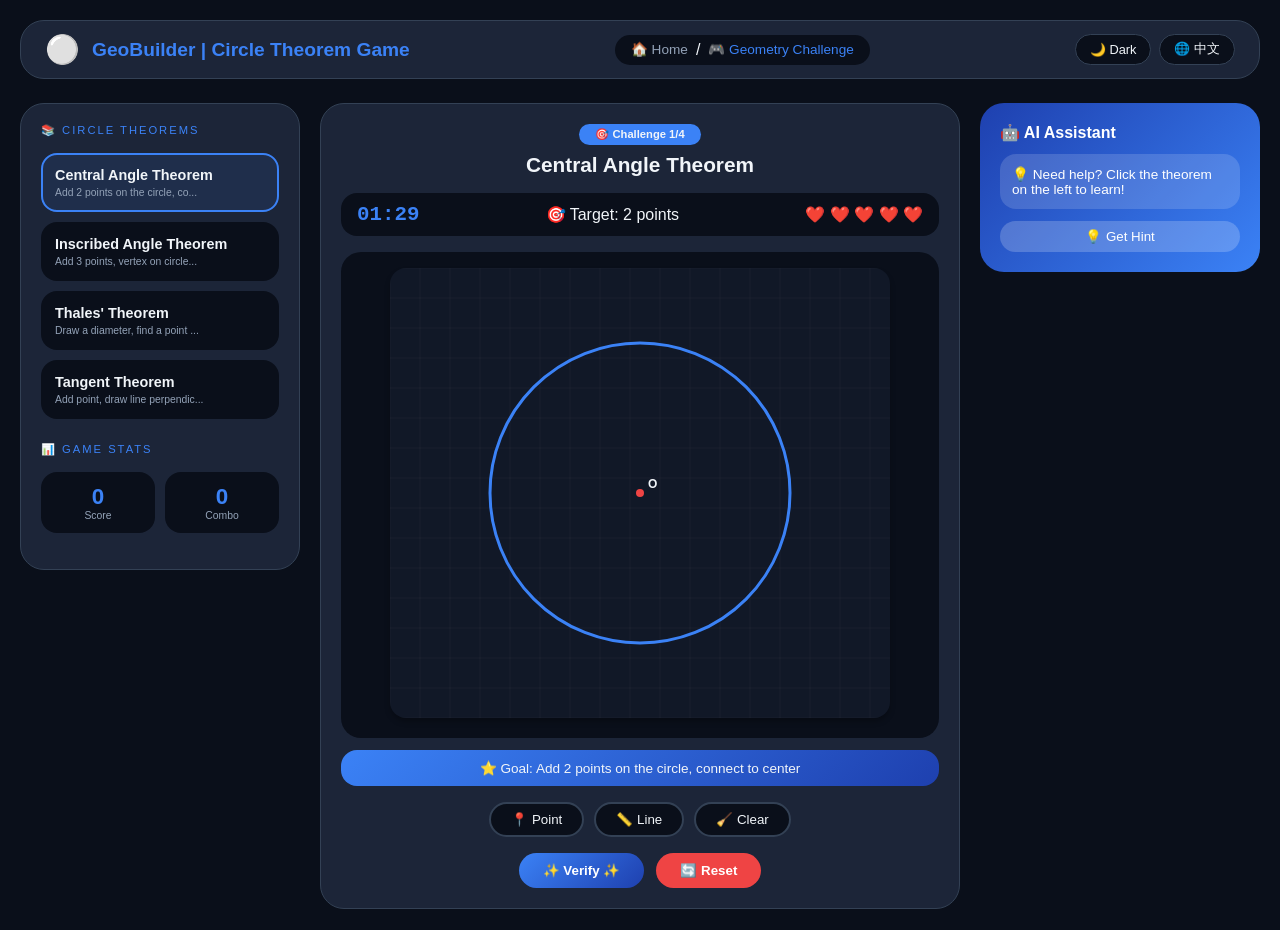
<file: v1_game.html>
<!DOCTYPE html>
<html lang="en">
<head>
    <meta charset="UTF-8">
    <meta name="viewport" content="width=device-width, initial-scale=1.0, user-scalable=yes">
    <title>GeoBuilder | Circle Theorem Game - Version 1</title>
    <style>
        * {
            margin: 0;
            padding: 0;
            box-sizing: border-box;
        }

        /* 基础样式 - 支持暗色模式 */
        :root {
            --bg-primary: #0a0f1a;
            --bg-secondary: #111827;
            --card-bg: rgba(30, 41, 59, 0.9);
            --text-primary: #f1f5f9;
            --text-secondary: #94a3b8;
            --accent: #3b82f6;
            --accent-dark: #1e40af;
            --success: #10b981;
            --danger: #ef4444;
            --border: #334155;
            --shadow: 0 4px 6px -1px rgba(0,0,0,0.3);
        }

        [data-theme="light"] {
            --bg-primary: #f1f5f9;
            --bg-secondary: #ffffff;
            --card-bg: rgba(255,255,255,0.95);
            --text-primary: #0f172a;
            --text-secondary: #475569;
            --border: #e2e8f0;
        }

        body {
            font-family: 'Inter', -apple-system, BlinkMacSystemFont, 'Segoe UI', sans-serif;
            background: var(--bg-primary);
            color: var(--text-primary);
            transition: all 0.3s ease;
        }

        .game-container {
            max-width: 1400px;
            margin: 0 auto;
            padding: 20px;
            min-height: 100vh;
        }

        /* 头部导航 */
        .top-nav {
            background: var(--card-bg);
            border-radius: 24px;
            padding: 12px 24px;
            margin-bottom: 24px;
            display: flex;
            justify-content: space-between;
            align-items: center;
            flex-wrap: wrap;
            gap: 16px;
            border: 1px solid var(--border);
        }

        .logo-area {
            display: flex;
            align-items: center;
            gap: 12px;
        }

        .logo-icon {
            font-size: 28px;
        }

        .logo-text {
            font-size: 1.2rem;
            font-weight: 700;
            color: var(--accent);
        }

        .breadcrumb {
            display: flex;
            gap: 8px;
            background: var(--bg-primary);
            padding: 6px 16px;
            border-radius: 40px;
        }

        .breadcrumb-item {
            cursor: pointer;
            color: var(--text-secondary);
            font-size: 0.85rem;
        }

        .breadcrumb-item.active {
            color: var(--accent);
        }

        .controls-group {
            display: flex;
            gap: 8px;
        }

        .icon-btn {
            background: var(--bg-primary);
            border: 1px solid var(--border);
            border-radius: 40px;
            padding: 6px 14px;
            cursor: pointer;
            color: var(--text-primary);
            font-size: 0.8rem;
        }

        .icon-btn:hover {
            background: var(--accent);
            color: white;
        }

        /* 主布局 - 三栏 */
        .main-layout {
            display: grid;
            grid-template-columns: 280px 1fr 280px;
            gap: 20px;
        }

        /* 左侧面板 - 知识点 */
        .left-panel {
            background: var(--card-bg);
            border-radius: 24px;
            padding: 20px;
            border: 1px solid var(--border);
            height: fit-content;
        }

        .section-title {
            font-size: 0.7rem;
            text-transform: uppercase;
            letter-spacing: 2px;
            color: var(--accent);
            margin-bottom: 16px;
        }

        /* 难度选择卡片 */
        .difficulty-grid {
            display: grid;
            gap: 10px;
            margin-bottom: 24px;
        }

        .difficulty-card {
            background: var(--bg-primary);
            border-radius: 16px;
            padding: 12px;
            cursor: pointer;
            transition: all 0.2s;
            border: 2px solid transparent;
        }

        .difficulty-card.active {
            border-color: var(--accent);
            background: rgba(59,130,246,0.1);
        }

        .difficulty-card:hover {
            transform: translateX(4px);
        }

        .difficulty-name {
            font-weight: 700;
            font-size: 0.9rem;
        }

        .difficulty-stats {
            font-size: 0.65rem;
            color: var(--text-secondary);
            margin-top: 4px;
        }

        /* 统计卡片 */
        .stats-grid {
            display: grid;
            grid-template-columns: repeat(2, 1fr);
            gap: 10px;
            margin: 16px 0;
        }

        .stat-card {
            background: var(--bg-primary);
            border-radius: 16px;
            padding: 12px;
            text-align: center;
        }

        .stat-value {
            font-size: 1.4rem;
            font-weight: 700;
            color: var(--accent);
        }

        .stat-label {
            font-size: 0.65rem;
            color: var(--text-secondary);
        }

        /* 中间游戏区 */
        .game-panel {
            background: var(--card-bg);
            border-radius: 24px;
            padding: 20px;
            border: 1px solid var(--border);
        }

        .challenge-header {
            text-align: center;
            margin-bottom: 16px;
        }

        .challenge-badge {
            display: inline-block;
            background: var(--accent);
            padding: 4px 16px;
            border-radius: 40px;
            font-size: 0.7rem;
            font-weight: 600;
            margin-bottom: 8px;
        }

        .challenge-title {
            font-size: 1.3rem;
            font-weight: 700;
        }

        /* 游戏状态栏 */
        .game-status {
            background: var(--bg-primary);
            border-radius: 16px;
            padding: 10px 16px;
            margin-bottom: 16px;
            display: flex;
            justify-content: space-between;
            align-items: center;
            flex-wrap: wrap;
            gap: 10px;
        }

        .timer {
            font-size: 1.3rem;
            font-weight: 700;
            font-family: monospace;
            color: var(--accent);
        }

        .timer.warning {
            color: var(--danger);
        }

        .lives {
            display: flex;
            gap: 4px;
        }

        /* 画布区 */
        .canvas-area {
            background: var(--bg-primary);
            border-radius: 20px;
            padding: 16px;
            text-align: center;
        }

        canvas {
            background: var(--bg-secondary);
            border-radius: 16px;
            box-shadow: var(--shadow);
            cursor: crosshair;
            max-width: 100%;
            height: auto;
        }

        canvas.shake {
            animation: shake 0.3s ease;
        }

        @keyframes shake {
            0%, 100% { transform: translateX(0); }
            25% { transform: translateX(-4px); }
            75% { transform: translateX(4px); }
        }

        canvas.celebrate {
            animation: celebrate 0.5s ease;
        }

        @keyframes celebrate {
            0% { transform: scale(1); }
            50% { transform: scale(1.02); box-shadow: 0 0 20px var(--accent); }
            100% { transform: scale(1); }
        }

        /* 工具条 */
        .toolbar {
            display: flex;
            gap: 10px;
            justify-content: center;
            margin: 16px 0;
            flex-wrap: wrap;
        }

        .tool-btn {
            background: var(--bg-primary);
            border: 2px solid var(--border);
            border-radius: 40px;
            padding: 8px 20px;
            cursor: pointer;
            transition: all 0.2s;
            color: var(--text-primary);
        }

        .tool-btn.active {
            background: var(--accent);
            border-color: var(--accent);
            color: white;
        }

        /* 目标提示 */
        .goal-hint {
            background: linear-gradient(135deg, var(--accent), var(--accent-dark));
            border-radius: 16px;
            padding: 10px 16px;
            margin: 12px 0;
            text-align: center;
            font-size: 0.85rem;
        }

        /* 操作按钮 */
        .action-buttons {
            display: flex;
            gap: 12px;
            justify-content: center;
            margin-top: 16px;
        }

        .primary-btn {
            background: linear-gradient(135deg, var(--accent), var(--accent-dark));
            color: white;
            border: none;
            padding: 10px 24px;
            border-radius: 40px;
            font-weight: 600;
            cursor: pointer;
        }

        .primary-btn:hover {
            transform: translateY(-2px);
        }

        /* 右侧AI面板 - 简化版 */
        .right-panel {
            background: linear-gradient(135deg, var(--accent-dark), var(--accent));
            border-radius: 24px;
            padding: 20px;
            color: white;
            height: fit-content;
        }

        .ai-message {
            background: rgba(255,255,255,0.15);
            padding: 12px;
            border-radius: 16px;
            margin: 12px 0;
            font-size: 0.85rem;
        }

        /* 模态框 */
        .modal {
            position: fixed;
            top: 0;
            left: 0;
            width: 100%;
            height: 100%;
            background: rgba(0,0,0,0.7);
            display: flex;
            align-items: center;
            justify-content: center;
            z-index: 1000;
            opacity: 0;
            visibility: hidden;
            transition: all 0.3s;
        }

        .modal.active {
            opacity: 1;
            visibility: visible;
        }

        .modal-content {
            background: var(--card-bg);
            border-radius: 32px;
            padding: 32px;
            text-align: center;
            max-width: 400px;
        }

        /* 响应式 */
        @media (max-width: 1000px) {
            .main-layout {
                grid-template-columns: 1fr;
            }
        }
    </style>
</head>
<body>
    <div class="game-container">
        <!-- 头部导航 -->
        <div class="top-nav">
            <div class="logo-area">
                <span class="logo-icon">⚪</span>
                <span class="logo-text">GeoBuilder | Circle Theorem Game</span>
            </div>
            <div class="breadcrumb">
                <span class="breadcrumb-item">🏠 Home</span>
                <span class="breadcrumb-sep">/</span>
                <span class="breadcrumb-item active">🎮 Geometry Challenge</span>
            </div>
            <div class="controls-group">
                <button class="icon-btn" id="themeToggleBtn">🌙 Dark</button>
                <button class="icon-btn" id="langToggleBtn">🌐 中文</button>
            </div>
        </div>

        <div class="main-layout">
            <!-- 左侧：知识点选择 -->
            <div class="left-panel">
                <div class="section-title">📚 Circle Theorems</div>
                <div class="difficulty-grid" id="theoremGrid"></div>

                <div class="section-title" style="margin-top: 20px;">📊 Game Stats</div>
                <div class="stats-grid">
                    <div class="stat-card">
                        <div class="stat-value" id="scoreValue">0</div>
                        <div class="stat-label">Score</div>
                    </div>
                    <div class="stat-card">
                        <div class="stat-value" id="streakValue">0</div>
                        <div class="stat-label">Combo</div>
                    </div>
                </div>
            </div>

            <!-- 中间：游戏区 -->
            <div class="game-panel">
                <div class="challenge-header">
                    <span class="challenge-badge" id="levelBadge">🎯 Challenge 1/4</span>
                    <h2 class="challenge-title" id="challengeTitle">Central Angle Theorem</h2>
                </div>

                <div class="game-status">
                    <div class="timer" id="timerDisplay">01:30</div>
                    <div class="score-display" id="targetDisplay">🎯 Target: 2 points</div>
                    <div class="lives" id="livesDisplay">❤️ ❤️ ❤️ ❤️ ❤️</div>
                </div>

                <div class="canvas-area">
                    <canvas id="gameCanvas" width="500" height="450" style="width:100%; height:auto; max-width:500px; aspect-ratio:500/450"></canvas>
                </div>

                <div class="goal-hint" id="goalHint">
                    ⭐ Add 2 points on the circle, then click Verify!
                </div>

                <div class="toolbar">
                    <button class="tool-btn" data-tool="point">📍 Point</button>
                    <button class="tool-btn" data-tool="line">📏 Line</button>
                    <button class="tool-btn" data-tool="clear">🧹 Clear</button>
                </div>

                <div class="action-buttons">
                    <button class="primary-btn" id="submitBtn">✨ Verify ✨</button>
                    <button class="primary-btn" id="resetBtn" style="background: var(--danger);">🔄 Reset</button>
                </div>
            </div>

            <!-- 右侧：AI助手简化版 -->
            <div class="right-panel">
                <h4>🤖 AI Assistant</h4>
                <div class="ai-message" id="aiMessage">
                    💡 Need help? Click the theorem on the left to learn!
                </div>
                <button id="hintBtn" style="background: rgba(255,255,255,0.2); border: none; padding: 8px 16px; border-radius: 40px; color: white; cursor: pointer; width: 100%;">💡 Get Hint</button>
            </div>
        </div>
    </div>

    <!-- 胜利模态框 -->
    <div class="modal" id="victoryModal">
        <div class="modal-content">
            <div style="font-size: 48px;">🏆</div>
            <h2>Challenge Complete!</h2>
            <p id="modalMessage">Perfect! +100 points</p>
            <button class="primary-btn" id="nextBtn" style="margin-top: 16px;">Next Challenge →</button>
        </div>
    </div>

    <script>
        // ========== 语言包 ==========
        const translations = {
            en: {
                theorems: [
                    "Central Angle Theorem",
                    "Inscribed Angle Theorem",
                    "Thales' Theorem",
                    "Tangent Theorem"
                ],
                hints: [
                    "Add 2 points on the circle, connect to center",
                    "Add 3 points, vertex on circle",
                    "Draw a diameter, find a point on circle",
                    "Add point, draw line perpendicular to radius"
                ],
                formulas: [
                    "∠AOB = measure of arc AB",
                    "∠ACB = ½ × arc AB",
                    "Angle in semicircle = 90°",
                    "Tangent ⟂ Radius"
                ],
                goal: "⭐ Goal: {hint}",
                correct: "✓ Correct! +{score}",
                wrong: "✗ Wrong! Need {need} more points",
                gameWin: "🎉 You completed all challenges! 🎉"
            },
            zh: {
                theorems: [
                    "圆心角定理",
                    "圆周角定理",
                    "直径定理",
                    "切线定理"
                ],
                hints: [
                    "在圆上添加2个点，连接圆心",
                    "在圆上添加3个点，顶点在圆上",
                    "画一条直径，找圆上的点",
                    "添加点，画垂直于半径的线"
                ],
                formulas: [
                    "∠AOB = 弧AB度数",
                    "∠ACB = ½ × 弧AB",
                    "直径所对圆周角 = 90°",
                    "切线 ⊥ 半径"
                ],
                goal: "⭐ 目标：{hint}",
                correct: "✓ 正确！+{score}分",
                wrong: "✗ 错误！还需要{need}个点",
                gameWin: "🎉 恭喜完成所有挑战！🎉"
            }
        };

        // 挑战数据（4个基础定理）
        const challenges = [
            { nameKey: 0, hintKey: 0, formulaKey: 0 },
            { nameKey: 1, hintKey: 1, formulaKey: 1 },
            { nameKey: 2, hintKey: 2, formulaKey: 2 },
            { nameKey: 3, hintKey: 3, formulaKey: 3 }
        ];

        // 难度配置（入门级）
        const difficulties = [
            { id: 'easy', name: '🌱 Beginner', targetPoints: 2, timeLimit: 90, lives: 5, multiplier: 1.0 }
        ];

        // 游戏状态
        let currentLang = 'en';
        let currentTheme = 'dark';
        let currentDifficulty = difficulties[0];
        let currentChallenge = 0;
        let score = 0;
        let streak = 0;
        let lives = 5;
        let timeLeft = 90;
        let timerInterval = null;
        let gameActive = true;
        let completedChallenges = [];
        
        let canvas, ctx;
        let centerX, centerY, radius;
        let points = [];
        let lines = [];
        let currentTool = 'point';
        let tempLineStart = null;

        // 辅助函数
        function t(key, ...args) {
            let text = translations[currentLang][key];
            if (args.length && typeof text === 'string') {
                text = text.replace('{score}', args[0]);
                text = text.replace('{need}', args[0]);
                text = text.replace('{hint}', args[0]);
            }
            return text || key;
        }

        function getCurrentHint() {
            const idx = challenges[currentChallenge].hintKey;
            return translations[currentLang].hints[idx];
        }

        function getCurrentFormula() {
            const idx = challenges[currentChallenge].formulaKey;
            return translations[currentLang].formulas[idx];
        }

        function getCurrentTheoremName() {
            const idx = challenges[currentChallenge].nameKey;
            return translations[currentLang].theorems[idx];
        }

        // 初始化
        function init() {
            canvas = document.getElementById('gameCanvas');
            ctx = canvas.getContext('2d');
            canvas.width = 500;
            canvas.height = 450;
            centerX = canvas.width / 2;
            centerY = canvas.height / 2;
            radius = 150;
            
            renderTheoremGrid();
            setupEventListeners();
            drawBaseCircle();
            loadSavedSettings();
            updateUI();
            startTimer();
        }

        function renderTheoremGrid() {
            const grid = document.getElementById('theoremGrid');
            grid.innerHTML = '';
            translations[currentLang].theorems.forEach((name, idx) => {
                const card = document.createElement('div');
                card.className = `difficulty-card ${currentChallenge === idx ? 'active' : ''}`;
                card.innerHTML = `
                    <div class="difficulty-name">${name}</div>
                    <div class="difficulty-stats">${translations[currentLang].hints[idx].substring(0, 30)}...</div>
                `;
                card.onclick = () => {
                    currentChallenge = idx;
                    resetChallenge();
                    renderTheoremGrid();
                    updateUI();
                };
                grid.appendChild(card);
            });
        }

        function setupEventListeners() {
            // 工具选择
            document.querySelectorAll('.tool-btn').forEach(btn => {
                btn.addEventListener('click', () => {
                    document.querySelectorAll('.tool-btn').forEach(b => b.classList.remove('active'));
                    btn.classList.add('active');
                    currentTool = btn.dataset.tool;
                });
            });
            
            // 画布点击
            canvas.addEventListener('click', handleCanvasClick);
            
            // 按钮
            document.getElementById('submitBtn').addEventListener('click', submitConstruction);
            document.getElementById('resetBtn').addEventListener('click', resetChallenge);
            document.getElementById('nextBtn').addEventListener('click', nextChallenge);
            document.getElementById('hintBtn').addEventListener('click', () => {
                showToast(`💡 ${getCurrentHint()}`, 'info');
                const aiMsg = document.getElementById('aiMessage');
                aiMsg.innerHTML = `💡 ${getCurrentHint()}<br>📐 ${getCurrentFormula()}`;
            });
            document.getElementById('themeToggleBtn').addEventListener('click', toggleTheme);
            document.getElementById('langToggleBtn').addEventListener('click', toggleLang);
        }

        function handleCanvasClick(e) {
            if (!gameActive) return;
            
            const rect = canvas.getBoundingClientRect();
            const scaleX = canvas.width / rect.width;
            const scaleY = canvas.height / rect.height;
            const x = (e.clientX - rect.left) * scaleX;
            const y = (e.clientY - rect.top) * scaleY;
            
            switch(currentTool) {
                case 'point':
                    const distToCenter = Math.hypot(x - centerX, y - centerY);
                    if (distToCenter <= radius + 20) {
                        const label = String.fromCharCode(65 + points.length % 26);
                        points.push({ x, y, label });
                        drawBaseCircle();
                        checkAutoComplete();
                    } else {
                        canvas.classList.add('shake');
                        setTimeout(() => canvas.classList.remove('shake'), 300);
                    }
                    break;
                case 'line':
                    if (tempLineStart) {
                        lines.push({ x1: tempLineStart.x, y1: tempLineStart.y, x2: x, y2: y });
                        tempLineStart = null;
                        drawBaseCircle();
                        checkAutoComplete();
                    } else {
                        tempLineStart = { x, y };
                    }
                    break;
                case 'clear':
                    points = [];
                    lines = [];
                    tempLineStart = null;
                    drawBaseCircle();
                    break;
            }
        }

        function checkAutoComplete() {
            const targetPoints = currentDifficulty.targetPoints;
            if (points.length >= targetPoints) {
                submitConstruction();
            }
        }

        function submitConstruction() {
            if (!gameActive) return;
            
            const targetPoints = currentDifficulty.targetPoints;
            let isValid = points.length >= targetPoints;
            
            if (isValid) {
                const addScore = Math.floor(100 * currentDifficulty.multiplier);
                score += addScore;
                streak++;
                
                if (!completedChallenges.includes(currentChallenge)) {
                    completedChallenges.push(currentChallenge);
                }
                
                if (score > (localStorage.getItem('highScore') || 0)) {
                    localStorage.setItem('highScore', score);
                }
                
                updateUI();
                showToast(t('correct', addScore), 'success');
                
                canvas.classList.add('celebrate');
                setTimeout(() => canvas.classList.remove('celebrate'), 500);
                
                if (currentChallenge < challenges.length - 1) {
                    document.getElementById('victoryModal').classList.add('active');
                } else {
                    showToast(t('gameWin'), 'success');
                    gameActive = false;
                    if (timerInterval) clearInterval(timerInterval);
                }
            } else {
                streak = 0;
                lives--;
                updateUI();
                
                canvas.classList.add('shake');
                setTimeout(() => canvas.classList.remove('shake'), 300);
                
                const need = targetPoints - points.length;
                showToast(t('wrong', need), 'error');
                
                if (lives <= 0) {
                    gameActive = false;
                    showToast('Game Over! Reset challenge.', 'error');
                    if (timerInterval) clearInterval(timerInterval);
                }
            }
        }

        function nextChallenge() {
            document.getElementById('victoryModal').classList.remove('active');
            if (currentChallenge < challenges.length - 1) {
                currentChallenge++;
                resetChallenge();
                renderTheoremGrid();
            }
        }

        function resetChallenge() {
            points = [];
            lines = [];
            tempLineStart = null;
            gameActive = true;
            drawBaseCircle();
            updateUI();
            restartTimer();
        }

        function drawBaseCircle() {
            ctx.clearRect(0, 0, canvas.width, canvas.height);
            
            // 绘制网格
            ctx.save();
            ctx.strokeStyle = 'rgba(100,100,100,0.2)';
            ctx.lineWidth = 0.5;
            for (let i = 0; i < canvas.width; i += 30) {
                ctx.beginPath();
                ctx.moveTo(i, 0);
                ctx.lineTo(i, canvas.height);
                ctx.stroke();
                ctx.beginPath();
                ctx.moveTo(0, i);
                ctx.lineTo(canvas.width, i);
                ctx.stroke();
            }
            
            // 绘制圆
            ctx.beginPath();
            ctx.arc(centerX, centerY, radius, 0, Math.PI * 2);
            ctx.strokeStyle = getComputedStyle(document.documentElement).getPropertyValue('--accent') || '#3b82f6';
            ctx.lineWidth = 3;
            ctx.stroke();
            
            // 绘制圆心
            ctx.beginPath();
            ctx.arc(centerX, centerY, 4, 0, Math.PI * 2);
            ctx.fillStyle = '#ef4444';
            ctx.fill();
            ctx.fillStyle = getComputedStyle(document.documentElement).getPropertyValue('--text-primary') || '#333';
            ctx.font = 'bold 12px Arial';
            ctx.fillText('O', centerX + 8, centerY - 5);
            
            ctx.restore();
            
            // 绘制点
            points.forEach(point => {
                ctx.beginPath();
                ctx.arc(point.x, point.y, 5, 0, Math.PI * 2);
                ctx.fillStyle = getComputedStyle(document.documentElement).getPropertyValue('--accent') || '#3b82f6';
                ctx.fill();
                ctx.fillStyle = 'white';
                ctx.font = 'bold 10px Arial';
                ctx.fillText(point.label, point.x - 3, point.y - 5);
            });
            
            // 绘制线段
            lines.forEach(line => {
                ctx.beginPath();
                ctx.moveTo(line.x1, line.y1);
                ctx.lineTo(line.x2, line.y2);
                ctx.strokeStyle = '#10b981';
                ctx.lineWidth = 2;
                ctx.stroke();
            });
        }

        function startTimer() {
            if (timerInterval) clearInterval(timerInterval);
            timerInterval = setInterval(() => {
                if (!gameActive) return;
                if (timeLeft <= 0) {
                    gameActive = false;
                    clearInterval(timerInterval);
                    showToast('Time\'s up!', 'error');
                } else {
                    timeLeft--;
                    const minutes = Math.floor(timeLeft / 60);
                    const seconds = timeLeft % 60;
                    const timerDisplay = document.getElementById('timerDisplay');
                    timerDisplay.textContent = `${minutes.toString().padStart(2,'0')}:${seconds.toString().padStart(2,'0')}`;
                    
                    if (timeLeft <= 10) {
                        timerDisplay.classList.add('warning');
                    } else {
                        timerDisplay.classList.remove('warning');
                    }
                }
            }, 1000);
        }

        function restartTimer() {
            if (timerInterval) clearInterval(timerInterval);
            timeLeft = currentDifficulty.timeLimit;
            startTimer();
        }

        function updateUI() {
            const targetPoints = currentDifficulty.targetPoints;
            document.getElementById('targetDisplay').innerHTML = `🎯 Target: ${targetPoints} points`;
            document.getElementById('scoreValue').textContent = score;
            document.getElementById('streakValue').textContent = streak;
            
            const livesDisplay = document.getElementById('livesDisplay');
            let hearts = '';
            for (let i = 0; i < currentDifficulty.lives; i++) {
                hearts += i < lives ? '❤️ ' : '🖤 ';
            }
            livesDisplay.innerHTML = hearts;
            
            document.getElementById('levelBadge').innerHTML = `🎯 Challenge ${currentChallenge + 1}/${challenges.length}`;
            document.getElementById('challengeTitle').textContent = getCurrentTheoremName();
            
            const goalHint = document.getElementById('goalHint');
            goalHint.innerHTML = t('goal', getCurrentHint());
        }

        function showToast(msg, type) {
            const toast = document.createElement('div');
            toast.style.cssText = `
                position: fixed;
                bottom: 30px;
                left: 50%;
                transform: translateX(-50%);
                background: ${type === 'error' ? '#ef4444' : type === 'success' ? '#10b981' : '#f59e0b'};
                color: white;
                padding: 10px 20px;
                border-radius: 40px;
                font-weight: 600;
                z-index: 2000;
                font-size: 0.85rem;
            `;
            toast.textContent = msg;
            document.body.appendChild(toast);
            setTimeout(() => toast.remove(), 2000);
        }

        function toggleTheme() {
            currentTheme = currentTheme === 'dark' ? 'light' : 'dark';
            document.documentElement.setAttribute('data-theme', currentTheme);
            document.getElementById('themeToggleBtn').innerHTML = currentTheme === 'dark' ? '🌙 Dark' : '☀️ Light';
            drawBaseCircle();
        }

        function toggleLang() {
            currentLang = currentLang === 'en' ? 'zh' : 'en';
            document.getElementById('langToggleBtn').innerHTML = currentLang === 'en' ? '🌐 中文' : '🌐 English';
            renderTheoremGrid();
            updateUI();
            drawBaseCircle();
        }

        function loadSavedSettings() {
            const savedTheme = localStorage.getItem('geo_theme_v1');
            if (savedTheme) {
                currentTheme = savedTheme;
                document.documentElement.setAttribute('data-theme', currentTheme);
                document.getElementById('themeToggleBtn').innerHTML = currentTheme === 'dark' ? '🌙 Dark' : '☀️ Light';
            }
        }

        window.onload = init;
    </script>
</body>
</html>
</file>
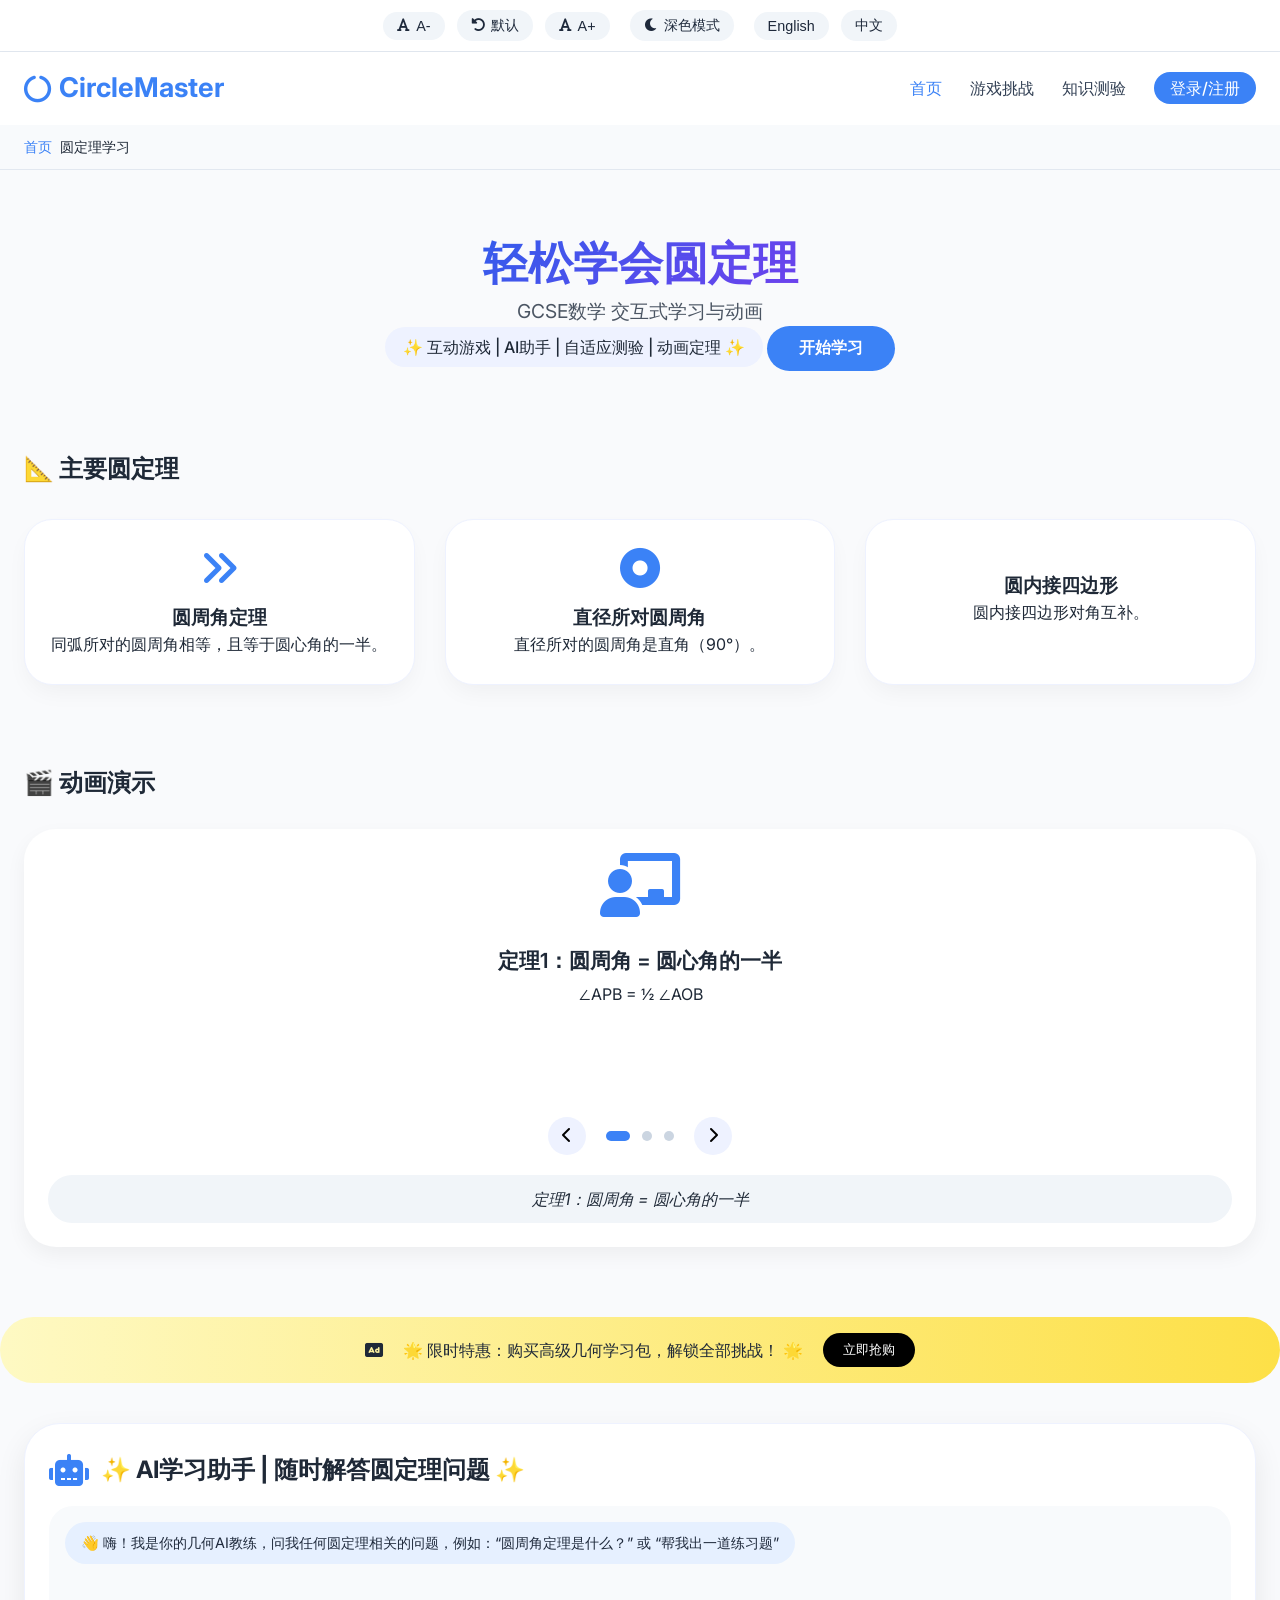
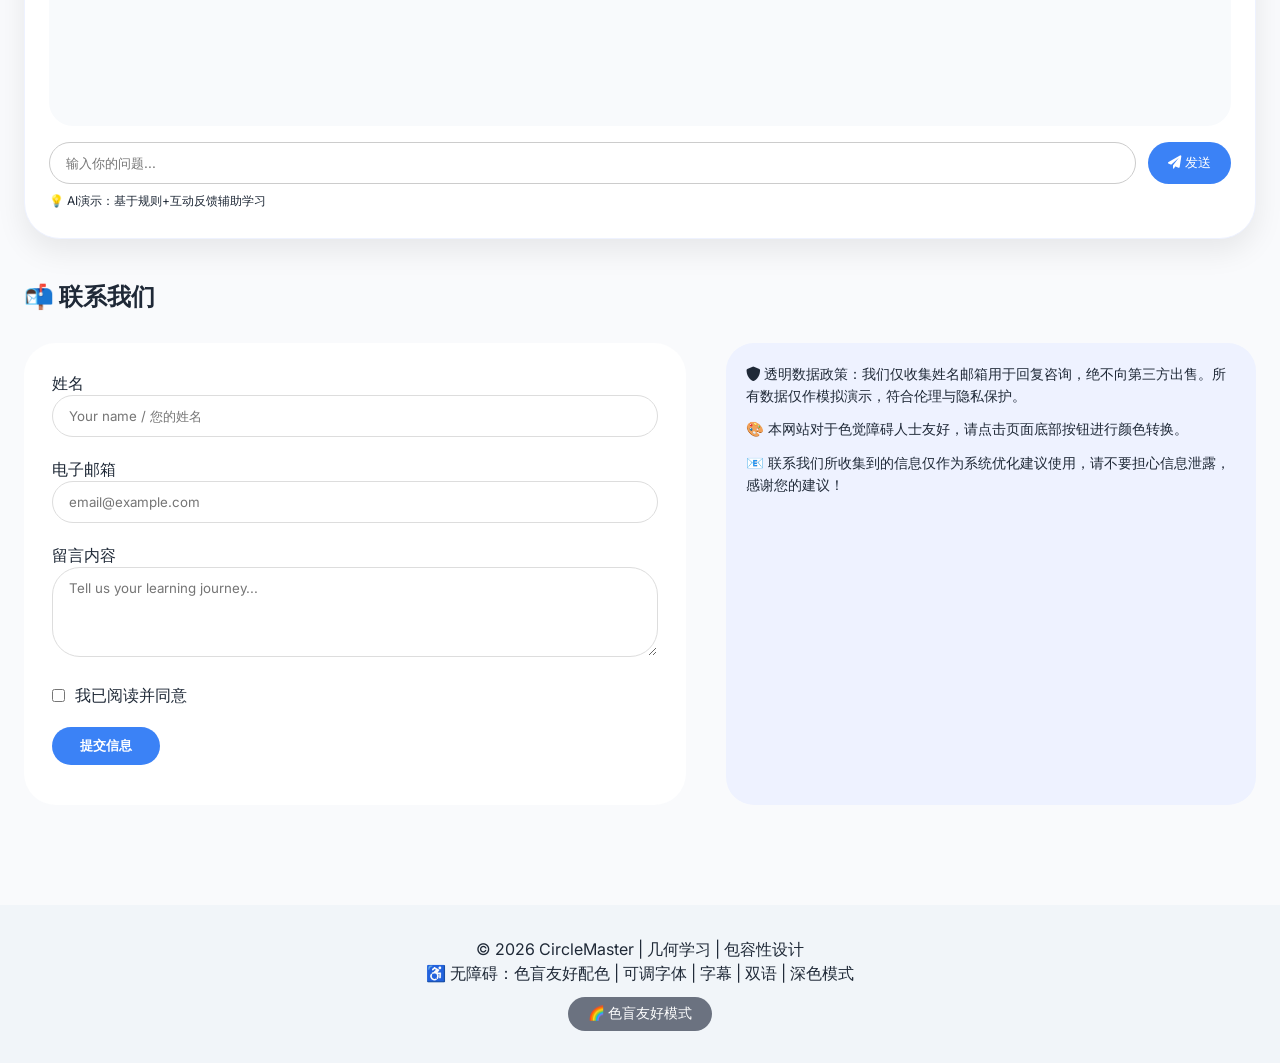
<file: v1homepage.html>
<!DOCTYPE html>
<html lang="zh-CN">
<head>
    <meta charset="UTF-8">
    <meta name="viewport" content="width=device-width, initial-scale=1.0, viewport-fit=cover">
    <title>CircleMaster</title>
    <!-- Font Awesome 6 -->
    <link rel="stylesheet" href="https://cdnjs.cloudflare.com/ajax/libs/font-awesome/6.0.0-beta3/css/all.min.css">
    <!-- Google Fonts -->
    <link href="https://fonts.googleapis.com/css2?family=Inter:opsz,wght@14..32,300;14..32,400;14..32,500;14..32,600;14..32,700&display=swap" rel="stylesheet">
    <style>
        * {
            margin: 0;
            padding: 0;
            box-sizing: border-box;
        }

        body {
            font-family: 'Inter', sans-serif;
            background-color: #f9fafc;
            color: #1f2937;
            line-height: 1.5;
            transition: background-color 0.3s, color 0.2s;
        }

        /* 深色模式 */
        body.dark-mode {
            background-color: #121212;
            color: #e5e7eb;
        }

        body.dark-mode .card,
        body.dark-mode .contact-form,
        body.dark-mode .slider-container,
        body.dark-mode .ads-banner,
        body.dark-mode .ai-chatbot-card,
        body.dark-mode .modal-content {
            background-color: #1e1e2f;
            color: #e0e0e0;
            border-color: #333;
        }

        body.dark-mode .site-header,
        body.dark-mode .breadcrumb-wrapper,
        body.dark-mode footer,
        body.dark-mode .top-toolbar {
            background-color: #0a0a0f;
            border-bottom-color: #2d2d3a;
        }

        /* 色盲友好模式 (高对比度 + 避免红绿混淆) */
        body.colorblind-friendly {
            filter: contrast(1.1) saturate(0.85);
            background-color: #fef7e0;
        }
        body.colorblind-friendly .card,
        body.colorblind-friendly .contact-form,
        body.colorblind-friendly .slider-container,
        body.colorblind-friendly .ai-chatbot-card {
            background-color: #fff5e0;
            border-color: #d4b87a;
        }
        body.colorblind-friendly .btn-primary,
        body.colorblind-friendly .auth-btn,
        body.colorblind-friendly .ai-input-group button {
            background-color: #2c5f8a;
        }
        body.colorblind-friendly .tool-btn {
            background-color: #e9e2c7;
        }
        /* 深色模式下叠加色盲友好 */
        body.dark-mode.colorblind-friendly {
            filter: contrast(1.1) saturate(0.85);
            background-color: #1e1a10;
        }
        body.dark-mode.colorblind-friendly .card,
        body.dark-mode.colorblind-friendly .contact-form,
        body.dark-mode.colorblind-friendly .slider-container,
        body.dark-mode.colorblind-friendly .ai-chatbot-card {
            background-color: #2a2418;
            border-color: #6b5a3a;
        }

        .container {
            max-width: 1280px;
            margin: 0 auto;
            padding: 0 24px;
        }

        /* 顶部工具栏 */
        .top-toolbar {
            background: #ffffff;
            border-bottom: 1px solid #e2e8f0;
            padding: 10px 0;
            display: flex;
            justify-content: center;
            align-items: center;
            flex-wrap: wrap;
            gap: 20px;
            transition: background 0.3s;
        }

        .tool-group {
            display: flex;
            gap: 12px;
            align-items: center;
        }

        .tool-btn {
            background: #f1f5f9;
            border: none;
            padding: 6px 14px;
            border-radius: 40px;
            font-size: 0.9rem;
            cursor: pointer;
            font-weight: 500;
            transition: all 0.2s;
            display: inline-flex;
            align-items: center;
            gap: 6px;
            color: #1e293b;
        }

        body.dark-mode .tool-btn {
            background: #2d2d3a;
            color: #e2e8f0;
        }

        .tool-btn:hover {
            background: #e2e8f0;
            transform: scale(0.97);
        }

        /* 头部 */
        .site-header {
            background: white;
            box-shadow: 0 1px 3px rgba(0,0,0,0.05);
            padding: 16px 0;
            transition: background 0.3s;
        }

        .site-header .container {
            display: flex;
            justify-content: space-between;
            align-items: center;
            flex-wrap: wrap;
            gap: 20px;
        }

        .logo-link {
            font-size: 1.7rem;
            font-weight: 700;
            text-decoration: none;
            color: #3b82f6;
            display: flex;
            align-items: center;
            gap: 8px;
        }

        .main-nav ul {
            display: flex;
            gap: 28px;
            list-style: none;
            align-items: center;
        }

        .main-nav a {
            text-decoration: none;
            font-weight: 500;
            color: #334155;
            transition: color 0.2s;
        }

        body.dark-mode .main-nav a {
            color: #cbd5e1;
        }

        .main-nav a.active,
        .main-nav a:hover {
            color: #3b82f6;
        }

        .auth-btn {
            background: #3b82f6;
            color: white !important;
            padding: 6px 16px;
            border-radius: 40px;
            transition: 0.2s;
        }

        .auth-btn:hover {
            background: #2563eb;
            transform: translateY(-1px);
        }

        /* 面包屑 */
        .breadcrumb-wrapper {
            background: #f8fafc;
            padding: 12px 0;
            border-bottom: 1px solid #e2e8f0;
        }

        .breadcrumb {
            display: flex;
            list-style: none;
            gap: 8px;
            font-size: 0.85rem;
        }

        .breadcrumb a {
            text-decoration: none;
            color: #3b82f6;
        }

        /* HERO */
        .hero {
            padding: 60px 0 40px;
            text-align: center;
        }

        .hero-content {
            display: flex;
            flex-direction: column;
            align-items: center;
            gap: 20px;
        }

        .hero-text h1 {
            font-size: 2.8rem;
            background: linear-gradient(135deg, #2563eb, #7c3aed);
            background-clip: text;
            -webkit-background-clip: text;
            color: transparent;
        }

        .hero-sub {
            font-size: 1.2rem;
            color: #4b5563;
        }

        .hero-selling {
            font-weight: 500;
            background: #eef2ff;
            display: inline-block;
            padding: 8px 18px;
            border-radius: 40px;
        }

        .btn-primary {
            background: #3b82f6;
            color: white;
            border: none;
            padding: 12px 32px;
            border-radius: 40px;
            font-weight: 600;
            font-size: 1rem;
            cursor: pointer;
            transition: 0.2s;
        }

        .btn-primary:hover {
            background: #2563eb;
            transform: translateY(-2px);
        }

        /* 定理卡片 */
        .theorems-cards {
            padding: 40px 0;
        }

        .cards-grid {
            display: grid;
            grid-template-columns: repeat(auto-fit, minmax(280px, 1fr));
            gap: 30px;
            margin-top: 32px;
        }

        .card {
            background: white;
            border-radius: 28px;
            padding: 28px 20px;
            box-shadow: 0 10px 25px -5px rgba(0,0,0,0.05);
            text-align: center;
            transition: 0.2s;
            border: 1px solid #eef2ff;
        }

        .card-icon i {
            font-size: 2.5rem;
            color: #3b82f6;
            margin-bottom: 16px;
        }

        /* 幻灯片 */
        .watch-learn {
            padding: 40px 0;
        }

        .slider-container {
            background: #ffffff;
            border-radius: 32px;
            padding: 24px;
            box-shadow: 0 8px 20px rgba(0,0,0,0.05);
            margin-top: 28px;
        }

        .slider {
            position: relative;
            min-height: 240px;
        }

        .slide {
            display: none;
            text-align: center;
            animation: fade 0.4s ease;
        }

        .slide.active {
            display: block;
        }

        .slide-graphic i {
            font-size: 4rem;
            color: #3b82f6;
            margin-bottom: 16px;
        }

        .slide-caption {
            font-size: 1.3rem;
            font-weight: 600;
            margin: 12px 0 6px;
        }

        .slider-controls {
            display: flex;
            justify-content: center;
            align-items: center;
            gap: 20px;
            margin-top: 24px;
        }

        .slider-btn {
            background: #eef2ff;
            border: none;
            width: 38px;
            height: 38px;
            border-radius: 50%;
            cursor: pointer;
            font-size: 1rem;
        }

        .slide-dots {
            display: flex;
            gap: 12px;
        }

        .dot {
            width: 10px;
            height: 10px;
            border-radius: 50%;
            background: #cbd5e1;
            cursor: pointer;
        }

        .dot.active {
            background: #3b82f6;
            width: 24px;
            border-radius: 10px;
        }

        .subtitle-track {
            margin-top: 20px;
            background: #f1f5f9;
            padding: 12px;
            border-radius: 32px;
            text-align: center;
            font-style: italic;
        }

        /* 广告条 */
        .ads-banner {
            background: linear-gradient(90deg, #fef9c3, #fde047);
            padding: 16px 0;
            margin: 30px 0 20px;
            border-radius: 60px;
        }

        body.dark-mode .ads-banner {
            background: linear-gradient(90deg, #2b2b1f, #5e5a2a);
        }

        .ads-content {
            display: flex;
            justify-content: center;
            align-items: center;
            gap: 20px;
            flex-wrap: wrap;
        }

        .ad-btn {
            background: black;
            color: white;
            border: none;
            padding: 8px 20px;
            border-radius: 40px;
            font-weight: 500;
        }

        /* AI助手卡片 */
        .ai-assistant-section {
            padding: 20px 0 20px;
        }

        .ai-chatbot-card {
            background: white;
            border-radius: 36px;
            padding: 28px 24px;
            box-shadow: 0 12px 30px rgba(0,0,0,0.08);
            transition: 0.2s;
            border: 1px solid #eef2ff;
        }

        .ai-header {
            display: flex;
            align-items: center;
            gap: 12px;
            font-size: 1.5rem;
            font-weight: 700;
            margin-bottom: 18px;
        }

        .ai-header i {
            color: #3b82f6;
            font-size: 2rem;
        }

        .chat-messages-card {
            background: #f8fafc;
            border-radius: 24px;
            padding: 16px;
            height: 220px;
            overflow-y: auto;
            display: flex;
            flex-direction: column;
            gap: 12px;
            margin-bottom: 16px;
        }

        .bot-msg,
        .user-msg {
            max-width: 85%;
            padding: 10px 16px;
            border-radius: 24px;
            font-size: 0.9rem;
        }

        .bot-msg {
            background: #e6f0ff;
            align-self: flex-start;
            color: #1e293b;
        }

        .user-msg {
            background: #3b82f6;
            color: white;
            align-self: flex-end;
        }

        .ai-input-group {
            display: flex;
            gap: 12px;
        }

        .ai-input-group input {
            flex: 1;
            padding: 12px 16px;
            border-radius: 60px;
            border: 1px solid #ccc;
            font-family: inherit;
        }

        .ai-input-group button {
            background: #3b82f6;
            border: none;
            color: white;
            border-radius: 60px;
            padding: 0 20px;
            cursor: pointer;
        }

        /* 联系表单 */
        .contact-section {
            padding: 20px 0 60px;
        }

        .contact-wrapper {
            display: grid;
            grid-template-columns: 1fr 0.8fr;
            gap: 40px;
            margin-top: 28px;
        }

        .contact-form {
            background: white;
            padding: 28px;
            border-radius: 32px;
        }

        .form-group {
            margin-bottom: 20px;
        }

        .form-group input,
        .form-group textarea {
            width: 100%;
            padding: 12px 16px;
            border-radius: 28px;
            border: 1px solid #ddd;
            font-family: inherit;
        }

        .form-policy {
            display: flex;
            align-items: center;
            gap: 10px;
            margin-bottom: 20px;
        }

        .btn-secondary {
            background: #3b82f6;
            color: white;
            border: none;
            padding: 10px 28px;
            border-radius: 40px;
            font-weight: 600;
            cursor: pointer;
        }

        .data-transparency {
            background: #eef2ff;
            padding: 20px;
            border-radius: 28px;
            font-size: 0.9rem;
        }
        .data-transparency p {
            margin-bottom: 12px;
        }
        .data-transparency p:last-child {
            margin-bottom: 0;
        }

        footer {
            background: #f1f5f9;
            padding: 32px 0;
            text-align: center;
            margin-top: 40px;
        }

        @keyframes fade {
            from {
                opacity: 0;
                transform: translateX(10px);
            }
            to {
                opacity: 1;
                transform: translateX(0);
            }
        }

        @media (max-width: 780px) {
            .contact-wrapper {
                grid-template-columns: 1fr;
            }

            .top-toolbar {
                gap: 12px;
            }

            .hero-text h1 {
                font-size: 2rem;
            }

            .container {
                padding: 0 20px;
            }

            .site-header .container {
                flex-direction: column;
            }
        }

        .form-feedback {
            margin-top: 12px;
            font-size: 0.85rem;
        }

        /* 模态框 */
        .modal {
            display: none;
            position: fixed;
            top: 0;
            left: 0;
            width: 100%;
            height: 100%;
            background-color: rgba(0, 0, 0, 0.6);
            z-index: 1000;
            justify-content: center;
            align-items: center;
            backdrop-filter: blur(4px);
        }

        .modal.show {
            display: flex;
        }

        .modal-content {
            background: white;
            border-radius: 32px;
            width: 90%;
            max-width: 450px;
            padding: 28px 24px;
            position: relative;
            animation: modalFadeIn 0.3s ease;
            box-shadow: 0 25px 40px rgba(0,0,0,0.2);
        }

        body.dark-mode .modal-content {
            background: #1e1e2f;
            color: #e0e0e0;
        }

        @keyframes modalFadeIn {
            from {
                opacity: 0;
                transform: translateY(-30px);
            }
            to {
                opacity: 1;
                transform: translateY(0);
            }
        }

        .modal-header {
            display: flex;
            justify-content: space-between;
            align-items: center;
            margin-bottom: 24px;
            border-bottom: 1px solid #e2e8f0;
            padding-bottom: 12px;
        }

        .modal-header h3 {
            font-size: 1.5rem;
            font-weight: 600;
        }

        .close-modal {
            background: none;
            border: none;
            font-size: 1.8rem;
            cursor: pointer;
            color: #94a3b8;
            transition: 0.2s;
        }

        .close-modal:hover {
            color: #ef4444;
        }

        .tab-buttons {
            display: flex;
            gap: 16px;
            margin-bottom: 24px;
            border-bottom: 1px solid #e2e8f0;
        }

        .tab-btn {
            background: none;
            border: none;
            padding: 8px 0;
            font-size: 1rem;
            font-weight: 600;
            cursor: pointer;
            color: #64748b;
            transition: 0.2s;
        }

        .tab-btn.active {
            color: #3b82f6;
            border-bottom: 2px solid #3b82f6;
        }

        .tab-pane {
            display: none;
        }

        .tab-pane.active {
            display: block;
        }

        .auth-form .form-group {
            margin-bottom: 20px;
        }

        .auth-form input {
            width: 100%;
            padding: 12px 16px;
            border-radius: 28px;
            border: 1px solid #cbd5e1;
            background: #f8fafc;
            transition: 0.2s;
        }

        body.dark-mode .auth-form input {
            background: #2d2d3a;
            border-color: #4b5563;
            color: white;
        }

        .auth-form button {
            width: 100%;
            margin-top: 8px;
        }

        .auth-error {
            color: #ef4444;
            font-size: 0.8rem;
            margin-top: 6px;
            display: block;
        }

        /* 底部按钮样式 */
        .footer-buttons {
            display: flex;
            justify-content: center;
            gap: 20px;
            margin-top: 12px;
            flex-wrap: wrap;
        }
        .colorblind-toggle {
            background: #6b7280;
            color: white;
            border: none;
            padding: 8px 20px;
            border-radius: 40px;
            font-size: 0.85rem;
            cursor: pointer;
            transition: 0.2s;
        }
        .colorblind-toggle:hover {
            background: #4b5563;
            transform: scale(0.98);
        }
    </style>
</head>
<body>

<!-- 顶部工具栏 -->
<div class="top-toolbar" role="region" aria-label="辅助功能工具条">
    <div class="tool-group">
        <button id="decreaseFont" class="tool-btn" aria-label="减小字体"><i class="fas fa-font"></i> A-</button>
        <button id="resetFont" class="tool-btn" aria-label="重置字体"><i class="fas fa-undo-alt"></i> 默认</button>
        <button id="increaseFont" class="tool-btn" aria-label="增大字体"><i class="fas fa-font"></i> A+</button>
    </div>
    <div class="tool-group">
        <button id="darkModeToggle" class="tool-btn" aria-label="深色模式"><i class="fas fa-moon"></i> 深色模式</button>
    </div>
    <div class="tool-group">
        <button id="langEn" class="tool-btn lang-btn" data-lang="en">English</button>
        <button id="langZh" class="tool-btn lang-btn" data-lang="zh">中文</button>
    </div>
</div>

<header class="site-header">
    <div class="container">
        <div class="logo-container">
            <a href="#" class="logo-link" id="homeLink" aria-label="回到首页">
                <i class="fas fa-circle-notch"></i>
                <span data-i18n="site_name">CircleMaster</span>
            </a>
        </div>
        <nav class="main-nav" aria-label="主菜单">
            <ul>
                <li><a href="#" class="active" data-i18n="nav_home">首页</a></li>
                <li><a href="#" id="gameLinkPlaceholder" data-i18n="nav_game">游戏挑战</a></li>
                <li><a href="#" id="quizLinkPlaceholder" data-i18n="nav_quiz">知识测验</a></li>
                <li><a href="#" id="authBtn" class="auth-btn" data-i18n="login_register">登录/注册</a></li>
            </ul>
        </nav>
    </div>
</header>

<div class="breadcrumb-wrapper">
    <div class="container">
        <ul class="breadcrumb">
            <li><a href="#" data-i18n="home_breadcrumb">首页</a></li>
            <li><span data-i18n="current_breadcrumb">圆定理学习</span></li>
        </ul>
    </div>
</div>

<main>
    <section class="hero">
        <div class="container hero-content">
            <div class="hero-text">
                <h1 data-i18n="hero_title">Learn Circle Theorems Easily</h1>
                <p class="hero-sub" data-i18n="hero_subtitle">GCSE Math Interactive Learning And Animation</p>
                <p class="hero-selling" data-i18n="hero_usp">✨ 互动游戏 | AI智能助手 | 自适应测验 | 动画定理演示 ✨</p>
                <button id="startLearningBtn" class="btn-primary cta-btn" data-i18n="start_btn">开始学习</button>
            </div>
        </div>
    </section>

    <section class="theorems-cards">
        <div class="container">
            <h2 id="theorems-heading" data-i18n="main_theorems_title">📐 主要圆定理</h2>
            <div class="cards-grid">
                <div class="card theorem-card">
                    <div class="card-icon"><i class="fas fa-angles-right"></i></div>
                    <h3 data-i18n="th1_title">圆周角定理</h3>
                    <p data-i18n="th1_desc">同弧所对的圆周角相等，且等于圆心角的一半。</p>
                </div>
                <div class="card theorem-card">
                    <div class="card-icon"><i class="fas fa-circle-dot"></i></div>
                    <h3 data-i18n="th2_title">直径所对圆周角</h3>
                    <p data-i18n="th2_desc">直径所对的圆周角是直角（90°）。</p>
                </div>
                <div class="card theorem-card">
                    <div class="card-icon"><i class="fas fa-chord"></i></div>
                    <h3 data-i18n="th3_title">圆内接四边形</h3>
                    <p data-i18n="th3_desc">圆内接四边形对角互补，外角等于内对角。</p>
                </div>
            </div>
        </div>
    </section>

    <section class="watch-learn">
        <div class="container">
            <h2 data-i18n="watch_title">🎬 Watch & Learn | 动画演示</h2>
            <div class="slider-container">
                <div class="slider" id="theoremSlider">
                    <div class="slide active">
                        <div class="slide-graphic"><i class="fas fa-chalkboard-user"></i></div>
                        <div class="slide-caption" data-i18n="slide1_caption">定理1：圆周角 = 圆心角的一半 (同弧)</div>
                        <div class="slide-sub" data-i18n="slide1_detail">∠APB = ½ ∠AOB，点P在圆上同弧AB。</div>
                    </div>
                    <div class="slide">
                        <div class="slide-graphic"><i class="fas fa-chart-line"></i></div>
                        <div class="slide-caption" data-i18n="slide2_caption">定理2：直径所对的圆周角 = 90°</div>
                        <div class="slide-sub" data-i18n="slide2_detail">若AB为直径，则∠ACB = 90°。</div>
                    </div>
                    <div class="slide">
                        <div class="slide-graphic"><i class="fas fa-shapes"></i></div>
                        <div class="slide-caption" data-i18n="slide3_caption">定理3：圆内接四边形对角互补</div>
                        <div class="slide-sub" data-i18n="slide3_detail">∠A + ∠C = 180°, ∠B + ∠D = 180°。</div>
                    </div>
                </div>
                <div class="slider-controls">
                    <button class="slider-btn prev" id="prevSlide"><i class="fas fa-chevron-left"></i></button>
                    <div class="slide-dots" id="slideDots"></div>
                    <button class="slider-btn next" id="nextSlide"><i class="fas fa-chevron-right"></i></button>
                </div>
                <div class="subtitle-track" aria-live="polite">
                    <span id="liveSubtitle" data-i18n="slide1_caption">定理1：圆周角 = 圆心角的一半 (同弧)</span>
                </div>
            </div>
        </div>
    </section>

    <div class="ads-banner">
        <div class="container ads-content">
            <i class="fas fa-ad"></i>
            <span data-i18n="ad_text">🌟 限时特惠：购买高级几何学习包，解锁全部挑战！ 🌟</span>
            <button class="ad-btn" data-i18n="ad_btn">立即抢购</button>
        </div>
    </div>

    <section class="ai-assistant-section">
        <div class="container">
            <div class="ai-chatbot-card" id="aiAssistantCard">
                <div class="ai-header">
                    <i class="fas fa-robot"></i>
                    <span data-i18n="ai_greeting">✨ AI 学习助手 | 随时解答圆定理问题 ✨</span>
                </div>
                <div class="chat-messages-card" id="aiChatMessages">
                    <div class="bot-msg">👋 嗨！我是你的几何AI教练，问我任何圆定理相关的问题，例如：“圆周角定理是什么？” 或 “帮我出一道练习题”</div>
                </div>
                <div class="ai-input-group">
                    <input type="text" id="aiUserInput" placeholder="输入你的问题..." aria-label="向AI提问">
                    <button id="aiSendBtn"><i class="fas fa-paper-plane"></i> 发送</button>
                </div>
                <p class="form-feedback" style="font-size:12px; margin-top:8px;" data-i18n="ai_disclaimer">💡 AI演示：基于规则+互动反馈辅助学习</p>
            </div>
        </div>
    </section>

    <section class="contact-section">
        <div class="container">
            <h2 data-i18n="contact_title">📬 联系我们</h2>
            <div class="contact-wrapper">
                <form id="contactForm" class="contact-form" novalidate>
                    <div class="form-group">
                        <label for="name" data-i18n="form_name">姓名</label>
                        <input type="text" id="name" placeholder="Your name / 您的姓名" required>
                    </div>
                    <div class="form-group">
                        <label for="email" data-i18n="form_email">电子邮箱</label>
                        <input type="email" id="email" placeholder="email@example.com" required>
                    </div>
                    <div class="form-group">
                        <label for="message" data-i18n="form_message">留言内容</label>
                        <textarea id="message" rows="4" placeholder="Tell us your learning journey..." required></textarea>
                    </div>
                    <div class="form-policy">
                        <input type="checkbox" id="policyConsent" required>
                        <label for="policyConsent" data-i18n="policy_consent">我已阅读并同意<strong data-i18n="policy_link">数据隐私政策</strong>（演示用途）</label>
                    </div>
                    <button type="submit" class="btn-secondary" data-i18n="submit_btn">提交信息</button>
                    <p id="formFeedback" class="form-feedback"></p>
                </form>
                <div class="data-transparency" id="dataPolicyBox">
                    <p><i class="fas fa-shield-alt"></i> <span data-i18n="data_policy_text">透明数据政策：我们仅收集姓名邮箱用于回复咨询，绝不向第三方出售。所有数据仅作模拟演示，符合伦理与隐私保护。</span></p>
                    <p><span data-i18n="colorblind_notice">🎨 本网站对于色觉障碍人士友好，请点击页面底部按钮进行颜色转换。</span></p>
                    <p><span data-i18n="contact_opt_notice">📧 联系我们所收集到的信息仅作为系统优化建议使用，请不要担心信息泄露，感谢您的建议！</span></p>
                </div>
            </div>
        </div>
    </section>
</main>

<footer class="site-footer">
    <div class="container">
        <p data-i18n="footer_copyright">© 2026 CircleMaster | 几何交互学习 | 包容性设计 | GCSE圆定理</p>
        <p data-i18n="footer_ethical">♿ 无障碍设计：色盲友好配色 | 可调字体 | 字幕支持 | 中英双语 | 暗色模式</p>
        <div class="footer-buttons">
            <button id="colorblindToggleBtn" class="colorblind-toggle" data-i18n="colorblind_btn">🌈 色盲友好模式 / Colorblind Mode</button>
        </div>
    </div>
</footer>

<!-- 登录/注册模态框 -->
<div id="authModal" class="modal">
    <div class="modal-content">
        <div class="modal-header">
            <h3 data-i18n="modal_title">账户访问</h3>
            <button class="close-modal" id="closeModalBtn">&times;</button>
        </div>
        <div class="tab-buttons">
            <button class="tab-btn active" data-tab="login" data-i18n="login_tab">登录</button>
            <button class="tab-btn" data-tab="register" data-i18n="register_tab">注册</button>
        </div>
        <div id="loginPane" class="tab-pane active">
            <form id="loginForm" class="auth-form">
                <div class="form-group">
                    <input type="email" id="loginEmail" placeholder="电子邮箱" required>
                </div>
                <div class="form-group">
                    <input type="password" id="loginPassword" placeholder="密码" required>
                </div>
                <button type="submit" class="btn-primary" style="width:100%" data-i18n="login_btn">登录</button>
                <span id="loginError" class="auth-error"></span>
            </form>
        </div>
        <div id="registerPane" class="tab-pane">
            <form id="registerForm" class="auth-form">
                <div class="form-group">
                    <input type="text" id="regName" placeholder="用户名" required>
                </div>
                <div class="form-group">
                    <input type="email" id="regEmail" placeholder="电子邮箱" required>
                </div>
                <div class="form-group">
                    <input type="password" id="regPassword" placeholder="密码 (至少6位)" required>
                </div>
                <div class="form-group">
                    <input type="password" id="regConfirm" placeholder="确认密码" required>
                </div>
                <button type="submit" class="btn-primary" style="width:100%" data-i18n="register_btn">注册新账户</button>
                <span id="registerError" class="auth-error"></span>
            </form>
        </div>
    </div>
</div>

<script>
    // ---------- 语言包 (增加新文本) ----------
    let currentLang = 'zh';
    const translations = {
        en: {
            site_name: "CircleMaster", nav_home: "Home", nav_game: "Games", nav_quiz: "Quiz", login_register: "Login/Register",
            home_breadcrumb: "Home", current_breadcrumb: "Circle Theorems",
            hero_title: "Learn Circle Theorems Easily", hero_subtitle: "GCSE Math Interactive Learning And Animation",
            hero_usp: "✨ Interactive Games | AI Assistant | Adaptive Quiz | Animated Theorems ✨",
            start_btn: "Start Learning", main_theorems_title: "📐 Main Circle Theorems",
            th1_title: "Inscribed Angle Theorem", th1_desc: "Angles subtended by the same arc are equal, half the central angle.",
            th2_title: "Thales' Theorem", th2_desc: "Angle subtended by a diameter is a right angle (90°).",
            th3_title: "Cyclic Quadrilateral", th3_desc: "Opposite angles sum to 180°.",
            watch_title: "🎬 Watch & Learn",
            slide1_caption: "Theorem 1: Inscribed Angle = ½ Central Angle", slide1_detail: "∠APB = ½ ∠AOB",
            slide2_caption: "Theorem 2: Angle in a semicircle = 90°", slide2_detail: "If AB is diameter, ∠ACB = 90°",
            slide3_caption: "Theorem 3: Cyclic Quadrilateral", slide3_detail: "∠A+∠C=180°, ∠B+∠D=180°",
            ad_text: "🌟 Special Offer: Get Premium Geometry Pack! 🌟", ad_btn: "Buy Now",
            ai_greeting: "✨ AI Tutor | Ask me about circle theorems ✨", ai_disclaimer: "💡 AI Demo: rule-based interactive learning assistant",
            contact_title: "📬 Contact Us", form_name: "Name", form_email: "Email", form_message: "Message",
            policy_consent: "I agree to the ", policy_link: "Data Privacy Policy", submit_btn: "Submit",
            data_policy_text: "Transparent Data Policy: We collect name/email for inquiry responses only, not shared.",
            footer_copyright: "© 2026 CircleMaster | Geometry Learning | Inclusive Design",
            footer_ethical: "♿ Accessibility: Color-blind friendly | Adjustable fonts | Subtitles | Bilingual | Dark Mode",
            modal_title: "Account Access", login_tab: "Login", register_tab: "Register", login_btn: "Sign In", register_btn: "Create Account",
            colorblind_notice: "🎨 This website is friendly to color-blind users. Please click the button at the bottom to switch color schemes.",
            contact_opt_notice: "📧 The information collected in 'Contact Us' is only used for system optimization suggestions. Rest assured, your privacy is protected. Thank you for your feedback!",
            colorblind_btn: "🌈 Colorblind Friendly Mode"
        },
        zh: {
            site_name: "CircleMaster", nav_home: "首页", nav_game: "游戏挑战", nav_quiz: "知识测验", login_register: "登录/注册",
            home_breadcrumb: "首页", current_breadcrumb: "圆定理学习",
            hero_title: "轻松学会圆定理", hero_subtitle: "GCSE数学 交互式学习与动画",
            hero_usp: "✨ 互动游戏 | AI助手 | 自适应测验 | 动画定理 ✨",
            start_btn: "开始学习", main_theorems_title: "📐 主要圆定理",
            th1_title: "圆周角定理", th1_desc: "同弧所对的圆周角相等，且等于圆心角的一半。",
            th2_title: "直径所对圆周角", th2_desc: "直径所对的圆周角是直角（90°）。",
            th3_title: "圆内接四边形", th3_desc: "圆内接四边形对角互补。",
            watch_title: "🎬 动画演示",
            slide1_caption: "定理1：圆周角 = 圆心角的一半", slide1_detail: "∠APB = ½ ∠AOB",
            slide2_caption: "定理2：直径所对的圆周角 = 90°", slide2_detail: "若AB为直径，∠ACB = 90°",
            slide3_caption: "定理3：圆内接四边形对角互补", slide3_detail: "∠A+∠C=180°, ∠B+∠D=180°",
            ad_text: "🌟 限时特惠：购买高级几何学习包，解锁全部挑战！ 🌟", ad_btn: "立即抢购",
            ai_greeting: "✨ AI学习助手 | 随时解答圆定理问题 ✨", ai_disclaimer: "💡 AI演示：基于规则+互动反馈辅助学习",
            contact_title: "📬 联系我们", form_name: "姓名", form_email: "电子邮箱", form_message: "留言内容",
            policy_consent: "我已阅读并同意", policy_link: "数据隐私政策", submit_btn: "提交信息",
            data_policy_text: "透明数据政策：我们仅收集姓名邮箱用于回复咨询，绝不向第三方出售。所有数据仅作模拟演示，符合伦理与隐私保护。",
            footer_copyright: "© 2026 CircleMaster | 几何学习 | 包容性设计",
            footer_ethical: "♿ 无障碍：色盲友好配色 | 可调字体 | 字幕 | 双语 | 深色模式",
            modal_title: "账户访问", login_tab: "登录", register_tab: "注册", login_btn: "登录", register_btn: "注册新账户",
            colorblind_notice: "🎨 本网站对于色觉障碍人士友好，请点击页面底部按钮进行颜色转换。",
            contact_opt_notice: "📧 联系我们所收集到的信息仅作为系统优化建议使用，请不要担心信息泄露，感谢您的建议！",
            colorblind_btn: "🌈 色盲友好模式"
        }
    };
    function updateLanguage() {
        document.querySelectorAll('[data-i18n]').forEach(el => {
            let key = el.getAttribute('data-i18n');
            if (translations[currentLang][key]) el.innerText = translations[currentLang][key];
        });
        // 手动处理 dataPolicyBox 内的三个独立段落（因包含额外html结构）
        const policyTextP = document.querySelector('#dataPolicyBox p:first-child span[data-i18n="data_policy_text"]');
        const colorblindP = document.querySelector('#dataPolicyBox p:nth-child(2) span[data-i18n="colorblind_notice"]');
        const contactOptP = document.querySelector('#dataPolicyBox p:nth-child(3) span[data-i18n="contact_opt_notice"]');
        if(policyTextP) policyTextP.innerText = translations[currentLang].data_policy_text;
        if(colorblindP) colorblindP.innerText = translations[currentLang].colorblind_notice;
        if(contactOptP) contactOptP.innerText = translations[currentLang].contact_opt_notice;
    }
    document.getElementById('langEn').onclick = () => { currentLang = 'en'; updateLanguage(); };
    document.getElementById('langZh').onclick = () => { currentLang = 'zh'; updateLanguage(); };
    updateLanguage();

    // 字体大小 & 深色模式
    let currentFontSize = 16;
    function setBodyFontSize(size) { document.body.style.fontSize = size + 'px'; }
    document.getElementById('increaseFont').onclick = () => { currentFontSize = Math.min(22, currentFontSize+2); setBodyFontSize(currentFontSize); };
    document.getElementById('decreaseFont').onclick = () => { currentFontSize = Math.max(12, currentFontSize-2); setBodyFontSize(currentFontSize); };
    document.getElementById('resetFont').onclick = () => { currentFontSize = 16; setBodyFontSize(16); };
    document.getElementById('darkModeToggle').onclick = () => { document.body.classList.toggle('dark-mode'); };

    // 色盲友好模式切换
    const colorblindBtn = document.getElementById('colorblindToggleBtn');
    colorblindBtn.onclick = () => {
        document.body.classList.toggle('colorblind-friendly');
        const isActive = document.body.classList.contains('colorblind-friendly');
        colorblindBtn.style.background = isActive ? '#2b6e3c' : '#6b7280';
        setTimeout(() => { colorblindBtn.style.background = ''; }, 300);
    };

    // 幻灯片逻辑
    const slides = document.querySelectorAll('.slide');
    const dotsContainer = document.getElementById('slideDots');
    let currentSlide = 0;
    function updateSlide(index) {
        slides.forEach((s,i)=> s.classList.toggle('active', i===index));
        document.querySelectorAll('.dot').forEach((d,i)=> d.classList.toggle('active', i===index));
        const subText = slides[index].querySelector('.slide-caption')?.innerText || '';
        document.getElementById('liveSubtitle').innerText = subText;
        currentSlide = index;
    }
    function createDots() {
        slides.forEach((_,i)=>{
            let dot = document.createElement('div');
            dot.classList.add('dot');
            if(i===0) dot.classList.add('active');
            dot.addEventListener('click',()=>updateSlide(i));
            dotsContainer.appendChild(dot);
        });
    }
    document.getElementById('prevSlide').onclick = () => updateSlide((currentSlide-1+slides.length)%slides.length);
    document.getElementById('nextSlide').onclick = () => updateSlide((currentSlide+1)%slides.length);
    createDots(); updateSlide(0);
    setInterval(()=> updateSlide((currentSlide+1)%slides.length), 6000);

    // AI助手
    const aiChatDiv = document.getElementById('aiChatMessages');
    const aiInput = document.getElementById('aiUserInput');
    const aiSend = document.getElementById('aiSendBtn');
    function addAIMessage(text, isUser = false) {
        const msgDiv = document.createElement('div');
        msgDiv.className = isUser ? 'user-msg' : 'bot-msg';
        msgDiv.innerText = text;
        aiChatDiv.appendChild(msgDiv);
        aiChatDiv.scrollTop = aiChatDiv.scrollHeight;
    }
    function botResponse(query) {
        const q = query.toLowerCase();
        if(q.includes('圆周角') || q.includes('inscribed')) return "圆周角定理：同弧所对的圆周角相等，且等于圆心角的一半。";
        if(q.includes('直径') || q.includes('thales')) return "直径所对的圆周角是90°，称为泰勒斯定理。";
        if(q.includes('内接四边形') || q.includes('cyclic')) return "圆内接四边形对角互补，外角等于内对角。";
        if(q.includes('练习') || q.includes('quiz')) return "好的！请问：在圆中，直径所对的角是多少度？(答案:90°)";
        return "我专注于圆定理～可以问我关于圆周角、圆心角、直径定理或圆内接四边形的问题！";
    }
    aiSend.onclick = () => {
        let msg = aiInput.value.trim();
        if(!msg) return;
        addAIMessage(msg, true);
        setTimeout(()=>{ addAIMessage(botResponse(msg), false); }, 300);
        aiInput.value = '';
    };
    aiInput.addEventListener('keypress', (e) => { if(e.key === 'Enter') aiSend.click(); });

    // 联系表单
    const contactForm = document.getElementById('contactForm');
    const feedback = document.getElementById('formFeedback');
    contactForm.onsubmit = (e) => {
        e.preventDefault();
        const consent = document.getElementById('policyConsent').checked;
        if(!consent) { feedback.innerText = "请同意数据政策后提交。"; return; }
        feedback.innerText = "✅ 提交成功！我们会尽快回复 (演示模式)";
        setTimeout(()=>feedback.innerText="", 3000);
        contactForm.reset();
    };

    document.getElementById('startLearningBtn').onclick = () => { document.getElementById('aiAssistantCard').scrollIntoView({ behavior: 'smooth' }); };
    document.getElementById('homeLink').onclick = (e) => { e.preventDefault(); window.scrollTo({top:0,behavior:'smooth'}); };
    document.querySelectorAll('#gameLinkPlaceholder, #quizLinkPlaceholder').forEach(btn=>{
        btn.onclick=(e)=>{ e.preventDefault(); alert("游戏与测验模块将在后续版本推出。首页AI助手已上线！"); };
    });

    // 登录/注册模态框逻辑
    const modal = document.getElementById('authModal');
    const authBtn = document.getElementById('authBtn');
    const closeModalBtn = document.getElementById('closeModalBtn');
    const tabBtns = document.querySelectorAll('.tab-btn');
    const loginPane = document.getElementById('loginPane');
    const registerPane = document.getElementById('registerPane');
    const loginForm = document.getElementById('loginForm');
    const registerForm = document.getElementById('registerForm');
    const loginError = document.getElementById('loginError');
    const registerError = document.getElementById('registerError');

    function openModal() { modal.classList.add('show'); }
    function closeModal() { modal.classList.remove('show'); }
    authBtn.onclick = (e) => { e.preventDefault(); openModal(); };
    closeModalBtn.onclick = closeModal;
    modal.onclick = (e) => { if(e.target === modal) closeModal(); };

    tabBtns.forEach(btn => {
        btn.onclick = () => {
            const tab = btn.getAttribute('data-tab');
            tabBtns.forEach(b => b.classList.remove('active'));
            btn.classList.add('active');
            if(tab === 'login') {
                loginPane.classList.add('active');
                registerPane.classList.remove('active');
            } else {
                registerPane.classList.add('active');
                loginPane.classList.remove('active');
            }
            loginError.innerText = '';
            registerError.innerText = '';
        };
    });

    loginForm.onsubmit = (e) => {
        e.preventDefault();
        const email = document.getElementById('loginEmail').value.trim();
        const pwd = document.getElementById('loginPassword').value.trim();
        if(!email || !pwd) { loginError.innerText = "请填写邮箱和密码"; return; }
        if(!email.includes('@')) { loginError.innerText = "请输入有效的邮箱地址"; return; }
        alert(`演示登录成功！\n欢迎回来，${email}`);
        closeModal();
        loginForm.reset();
    };

    registerForm.onsubmit = (e) => {
        e.preventDefault();
        const name = document.getElementById('regName').value.trim();
        const email = document.getElementById('regEmail').value.trim();
        const pwd = document.getElementById('regPassword').value.trim();
        const confirm = document.getElementById('regConfirm').value.trim();
        if(!name || !email || !pwd || !confirm) { registerError.innerText = "请填写所有字段"; return; }
        if(!email.includes('@')) { registerError.innerText = "邮箱格式不正确"; return; }
        if(pwd.length < 6) { registerError.innerText = "密码长度至少6位"; return; }
        if(pwd !== confirm) { registerError.innerText = "两次输入的密码不一致"; return; }
        alert(`演示注册成功！\n用户名: ${name}\n邮箱: ${email}\n您已可以登录。`);
        closeModal();
        registerForm.reset();
        document.querySelector('.tab-btn[data-tab="login"]').click();
    };
</script>
</body>
</html>
</file>
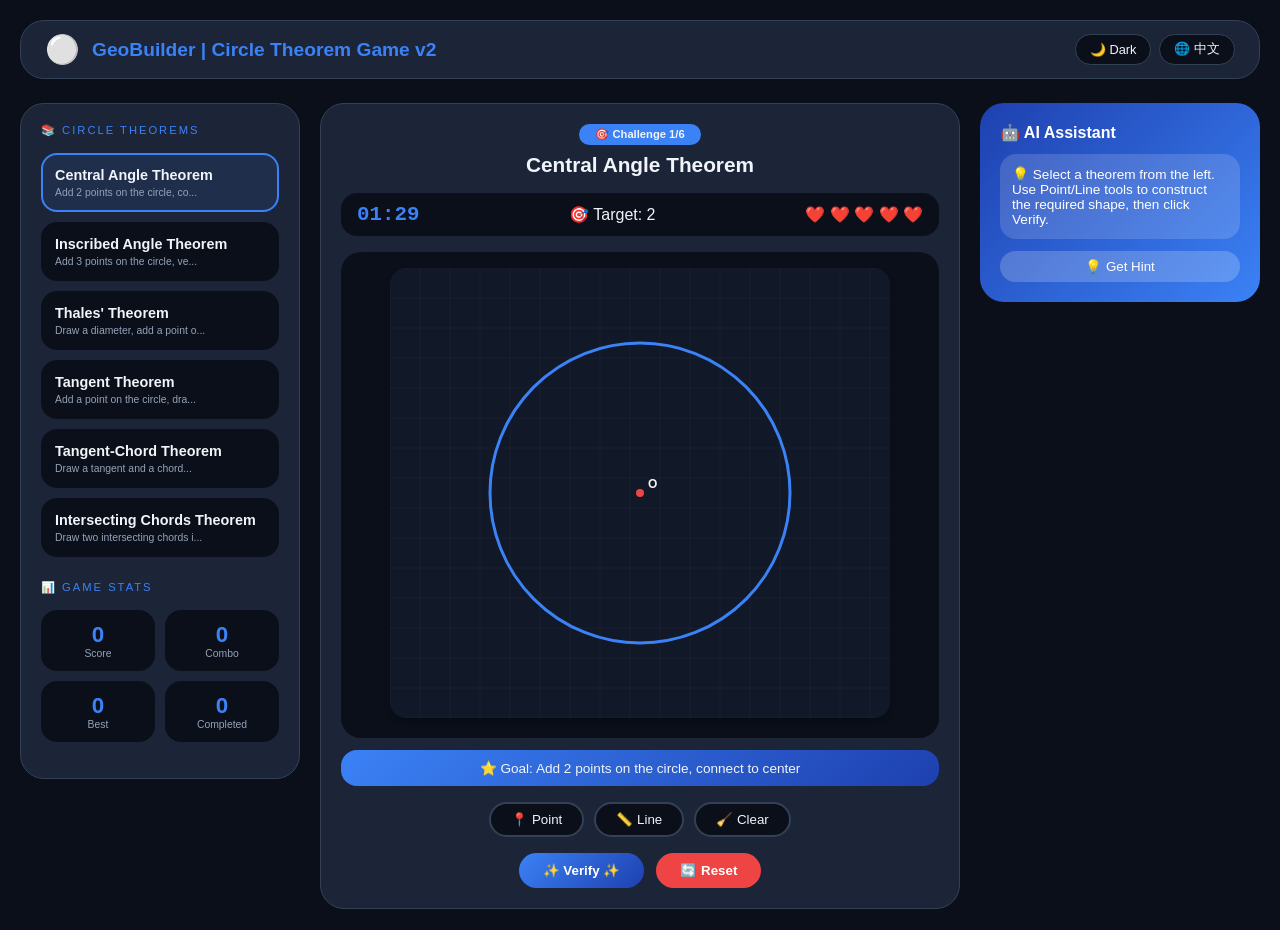
<file: v2_game.html>
<!DOCTYPE html>
<html lang="en">
<head>
    <meta charset="UTF-8">
    <meta name="viewport" content="width=device-width, initial-scale=1.0, user-scalable=yes">
    <title>GeoBuilder | Circle Theorem Game - Version 2</title>
    <style>
        * {
            margin: 0;
            padding: 0;
            box-sizing: border-box;
        }

        :root {
            --bg-primary: #0a0f1a;
            --bg-secondary: #111827;
            --card-bg: rgba(30, 41, 59, 0.9);
            --text-primary: #f1f5f9;
            --text-secondary: #94a3b8;
            --accent: #3b82f6;
            --accent-dark: #1e40af;
            --success: #10b981;
            --danger: #ef4444;
            --warning: #f59e0b;
            --border: #334155;
            --shadow: 0 4px 6px -1px rgba(0,0,0,0.3);
        }

        [data-theme="light"] {
            --bg-primary: #f1f5f9;
            --bg-secondary: #ffffff;
            --card-bg: rgba(255,255,255,0.95);
            --text-primary: #0f172a;
            --text-secondary: #475569;
            --border: #e2e8f0;
        }

        body {
            font-family: 'Inter', -apple-system, BlinkMacSystemFont, 'Segoe UI', sans-serif;
            background: var(--bg-primary);
            color: var(--text-primary);
            transition: all 0.3s ease;
        }

        .game-container {
            max-width: 1400px;
            margin: 0 auto;
            padding: 20px;
            min-height: 100vh;
        }

        /* 头部导航 */
        .top-nav {
            background: var(--card-bg);
            border-radius: 24px;
            padding: 12px 24px;
            margin-bottom: 24px;
            display: flex;
            justify-content: space-between;
            align-items: center;
            flex-wrap: wrap;
            gap: 16px;
            border: 1px solid var(--border);
        }

        .logo-area {
            display: flex;
            align-items: center;
            gap: 12px;
        }

        .logo-icon {
            font-size: 28px;
        }

        .logo-text {
            font-size: 1.2rem;
            font-weight: 700;
            color: var(--accent);
        }

        .controls-group {
            display: flex;
            gap: 8px;
        }

        .icon-btn {
            background: var(--bg-primary);
            border: 1px solid var(--border);
            border-radius: 40px;
            padding: 6px 14px;
            cursor: pointer;
            color: var(--text-primary);
            font-size: 0.8rem;
        }

        .icon-btn:hover {
            background: var(--accent);
            color: white;
        }

        /* 主布局 - 三栏 */
        .main-layout {
            display: grid;
            grid-template-columns: 280px 1fr 280px;
            gap: 20px;
        }

        /* 左侧面板 */
        .left-panel {
            background: var(--card-bg);
            border-radius: 24px;
            padding: 20px;
            border: 1px solid var(--border);
            height: fit-content;
        }

        .section-title {
            font-size: 0.7rem;
            text-transform: uppercase;
            letter-spacing: 2px;
            color: var(--accent);
            margin-bottom: 16px;
        }

        /* 定理卡片 */
        .theorem-grid {
            display: grid;
            gap: 10px;
            margin-bottom: 24px;
        }

        .theorem-card {
            background: var(--bg-primary);
            border-radius: 16px;
            padding: 12px;
            cursor: pointer;
            transition: all 0.2s;
            border: 2px solid transparent;
        }

        .theorem-card.active {
            border-color: var(--accent);
            background: rgba(59,130,246,0.1);
        }

        .theorem-card.completed {
            border-color: var(--success);
            opacity: 0.7;
        }

        .theorem-name {
            font-weight: 700;
            font-size: 0.9rem;
        }

        .theorem-desc {
            font-size: 0.65rem;
            color: var(--text-secondary);
            margin-top: 4px;
        }

        /* 统计卡片 */
        .stats-grid {
            display: grid;
            grid-template-columns: repeat(2, 1fr);
            gap: 10px;
            margin: 16px 0;
        }

        .stat-card {
            background: var(--bg-primary);
            border-radius: 16px;
            padding: 12px;
            text-align: center;
        }

        .stat-value {
            font-size: 1.4rem;
            font-weight: 700;
            color: var(--accent);
        }

        .stat-label {
            font-size: 0.65rem;
            color: var(--text-secondary);
        }

        /* 中间游戏区 */
        .game-panel {
            background: var(--card-bg);
            border-radius: 24px;
            padding: 20px;
            border: 1px solid var(--border);
        }

        .challenge-header {
            text-align: center;
            margin-bottom: 16px;
        }

        .challenge-badge {
            display: inline-block;
            background: var(--accent);
            padding: 4px 16px;
            border-radius: 40px;
            font-size: 0.7rem;
            font-weight: 600;
            margin-bottom: 8px;
        }

        .challenge-title {
            font-size: 1.3rem;
            font-weight: 700;
        }

        /* 游戏状态栏 */
        .game-status {
            background: var(--bg-primary);
            border-radius: 16px;
            padding: 10px 16px;
            margin-bottom: 16px;
            display: flex;
            justify-content: space-between;
            align-items: center;
            flex-wrap: wrap;
            gap: 10px;
        }

        .timer {
            font-size: 1.3rem;
            font-weight: 700;
            font-family: monospace;
            color: var(--accent);
        }

        .timer.warning {
            color: var(--danger);
        }

        .lives {
            display: flex;
            gap: 4px;
        }

        /* 画布区 */
        .canvas-area {
            background: var(--bg-primary);
            border-radius: 20px;
            padding: 16px;
            text-align: center;
        }

        canvas {
            background: var(--bg-secondary);
            border-radius: 16px;
            box-shadow: var(--shadow);
            cursor: crosshair;
            max-width: 100%;
            height: auto;
        }

        canvas.shake {
            animation: shake 0.3s ease;
        }

        canvas.celebrate {
            animation: celebrate 0.5s ease;
        }

        @keyframes shake {
            0%, 100% { transform: translateX(0); }
            25% { transform: translateX(-4px); }
            75% { transform: translateX(4px); }
        }

        @keyframes celebrate {
            0% { transform: scale(1); }
            50% { transform: scale(1.02); box-shadow: 0 0 20px var(--accent); }
            100% { transform: scale(1); }
        }

        /* 工具条 */
        .toolbar {
            display: flex;
            gap: 10px;
            justify-content: center;
            margin: 16px 0;
            flex-wrap: wrap;
        }

        .tool-btn {
            background: var(--bg-primary);
            border: 2px solid var(--border);
            border-radius: 40px;
            padding: 8px 20px;
            cursor: pointer;
            transition: all 0.2s;
            color: var(--text-primary);
        }

        .tool-btn.active {
            background: var(--accent);
            border-color: var(--accent);
            color: white;
        }

        /* 目标提示 */
        .goal-hint {
            background: linear-gradient(135deg, var(--accent), var(--accent-dark));
            border-radius: 16px;
            padding: 10px 16px;
            margin: 12px 0;
            text-align: center;
            font-size: 0.85rem;
        }

        /* 操作按钮 */
        .action-buttons {
            display: flex;
            gap: 12px;
            justify-content: center;
            margin-top: 16px;
        }

        .primary-btn {
            background: linear-gradient(135deg, var(--accent), var(--accent-dark));
            color: white;
            border: none;
            padding: 10px 24px;
            border-radius: 40px;
            font-weight: 600;
            cursor: pointer;
        }

        .primary-btn:hover {
            transform: translateY(-2px);
        }

        /* 右侧AI面板 */
        .right-panel {
            background: linear-gradient(135deg, var(--accent-dark), var(--accent));
            border-radius: 24px;
            padding: 20px;
            color: white;
            height: fit-content;
        }

        .ai-message {
            background: rgba(255,255,255,0.15);
            padding: 12px;
            border-radius: 16px;
            margin: 12px 0;
            font-size: 0.85rem;
        }

        /* 模态框 */
        .modal {
            position: fixed;
            top: 0;
            left: 0;
            width: 100%;
            height: 100%;
            background: rgba(0,0,0,0.7);
            display: flex;
            align-items: center;
            justify-content: center;
            z-index: 1000;
            opacity: 0;
            visibility: hidden;
            transition: all 0.3s;
        }

        .modal.active {
            opacity: 1;
            visibility: visible;
        }

        .modal-content {
            background: var(--card-bg);
            border-radius: 32px;
            padding: 32px;
            text-align: center;
            max-width: 400px;
        }

        /* 响应式 */
        @media (max-width: 1000px) {
            .main-layout {
                grid-template-columns: 1fr;
            }
        }
    </style>
</head>
<body>
    <div class="game-container">
        <div class="top-nav">
            <div class="logo-area">
                <span class="logo-icon">⚪</span>
                <span class="logo-text">GeoBuilder | Circle Theorem Game v2</span>
            </div>
            <div class="controls-group">
                <button class="icon-btn" id="themeToggleBtn">🌙 Dark</button>
                <button class="icon-btn" id="langToggleBtn">🌐 中文</button>
            </div>
        </div>

        <div class="main-layout">
            <!-- 左侧：定理列表 -->
            <div class="left-panel">
                <div class="section-title">📚 Circle Theorems</div>
                <div class="theorem-grid" id="theoremGrid"></div>
                <div class="section-title" style="margin-top: 20px;">📊 Game Stats</div>
                <div class="stats-grid">
                    <div class="stat-card">
                        <div class="stat-value" id="scoreValue">0</div>
                        <div class="stat-label">Score</div>
                    </div>
                    <div class="stat-card">
                        <div class="stat-value" id="streakValue">0</div>
                        <div class="stat-label">Combo</div>
                    </div>
                    <div class="stat-card">
                        <div class="stat-value" id="highScoreValue">0</div>
                        <div class="stat-label">Best</div>
                    </div>
                    <div class="stat-card">
                        <div class="stat-value" id="completedValue">0</div>
                        <div class="stat-label">Completed</div>
                    </div>
                </div>
            </div>

            <!-- 中间：游戏区 -->
            <div class="game-panel">
                <div class="challenge-header">
                    <span class="challenge-badge" id="levelBadge">🎯 Challenge 1/6</span>
                    <h2 class="challenge-title" id="challengeTitle">Central Angle Theorem</h2>
                </div>

                <div class="game-status">
                    <div class="timer" id="timerDisplay">01:30</div>
                    <div class="score-display" id="targetDisplay">🎯 Target: 2 points</div>
                    <div class="lives" id="livesDisplay">❤️ ❤️ ❤️ ❤️ ❤️</div>
                </div>

                <div class="canvas-area">
                    <canvas id="gameCanvas" width="500" height="450" style="width:100%; height:auto; max-width:500px; aspect-ratio:500/450"></canvas>
                </div>

                <div class="goal-hint" id="goalHint">
                    ⭐ Add 2 points on the circle, then click Verify!
                </div>

                <div class="toolbar">
                    <button class="tool-btn" data-tool="point">📍 Point</button>
                    <button class="tool-btn" data-tool="line">📏 Line</button>
                    <button class="tool-btn" data-tool="clear">🧹 Clear</button>
                </div>

                <div class="action-buttons">
                    <button class="primary-btn" id="submitBtn">✨ Verify ✨</button>
                    <button class="primary-btn" id="resetBtn" style="background: var(--danger);">🔄 Reset</button>
                </div>
            </div>

            <!-- 右侧：AI助手 -->
            <div class="right-panel">
                <h4>🤖 AI Assistant</h4>
                <div class="ai-message" id="aiMessage">
                    💡 Select a theorem from the left. Use Point/Line tools to construct the required shape, then click Verify.
                </div>
                <button id="hintBtn" style="background: rgba(255,255,255,0.2); border: none; padding: 8px 16px; border-radius: 40px; color: white; cursor: pointer; width: 100%;">💡 Get Hint</button>
            </div>
        </div>
    </div>

    <!-- 胜利模态框 -->
    <div class="modal" id="victoryModal">
        <div class="modal-content">
            <div style="font-size: 48px;">🏆</div>
            <h2>Challenge Complete!</h2>
            <p id="modalMessage">Perfect! +100 points</p>
            <button class="primary-btn" id="nextBtn" style="margin-top: 16px;">Next Challenge →</button>
        </div>
    </div>

    <script>
        // ========== 语言包 ==========
        const translations = {
            en: {
                theorems: [
                    "Central Angle Theorem",
                    "Inscribed Angle Theorem",
                    "Thales' Theorem",
                    "Tangent Theorem",
                    "Tangent-Chord Theorem",
                    "Intersecting Chords Theorem"
                ],
                hints: [
                    "Add 2 points on the circle, connect to center",
                    "Add 3 points on the circle, vertex on circle",
                    "Draw a diameter, add a point on the circle",
                    "Add a point on the circle, draw a line perpendicular to the radius",
                    "Draw a tangent and a chord",
                    "Draw two intersecting chords inside the circle"
                ],
                formulas: [
                    "∠AOB = measure of arc AB",
                    "∠ACB = ½ × arc AB",
                    "Angle in semicircle = 90°",
                    "Tangent ⟂ Radius",
                    "Tangent-chord angle = inscribed angle",
                    "PA × PB = PC × PD"
                ],
                goal: "⭐ Goal: {hint}",
                correct: "✓ Correct! +{score} points",
                wrong: "✗ Wrong! Need {need} more points",
                gameWin: "🎉 You completed all challenges! 🎉",
                target: "Target"
            },
            zh: {
                theorems: [
                    "圆心角定理",
                    "圆周角定理",
                    "直径定理",
                    "切线定理",
                    "弦切角定理",
                    "相交弦定理"
                ],
                hints: [
                    "在圆上添加2个点，连接圆心",
                    "在圆上添加3个点，顶点在圆上",
                    "画一条直径，在圆上添加一个点",
                    "在圆上添加点，画垂直于半径的线",
                    "画一条切线和一条弦",
                    "画两条相交于圆内的弦"
                ],
                formulas: [
                    "∠AOB = 弧AB度数",
                    "∠ACB = ½ × 弧AB",
                    "直径所对圆周角 = 90°",
                    "切线 ⊥ 半径",
                    "弦切角 = 圆周角",
                    "PA×PB = PC×PD"
                ],
                goal: "⭐ 目标：{hint}",
                correct: "✓ 正确！+{score}分",
                wrong: "✗ 错误！还需要{need}个点",
                gameWin: "🎉 恭喜完成所有挑战！🎉",
                target: "目标"
            }
        };

        // 挑战数据（6个定理）
        const challenges = [
            { nameKey: 0, hintKey: 0, formulaKey: 0, targetPoints: 2, needLine: false },
            { nameKey: 1, hintKey: 1, formulaKey: 1, targetPoints: 3, needLine: false },
            { nameKey: 2, hintKey: 2, formulaKey: 2, targetPoints: 2, needLine: true },
            { nameKey: 3, hintKey: 3, formulaKey: 3, targetPoints: 1, needLine: true },
            { nameKey: 4, hintKey: 4, formulaKey: 4, targetPoints: 2, needLine: true },
            { nameKey: 5, hintKey: 5, formulaKey: 5, targetPoints: 2, needLine: true }
        ];

        // 游戏配置
        let currentLang = 'en';
        let currentTheme = 'dark';
        let currentChallenge = 0;
        let score = 0;
        let highScore = 0;
        let streak = 0;
        let lives = 5;
        let timeLeft = 90;
        let timerInterval = null;
        let gameActive = true;
        let completedChallenges = [];
        
        let canvas, ctx;
        let centerX, centerY, radius;
        let points = [];
        let lines = [];
        let currentTool = 'point';
        let tempLineStart = null;

        // 辅助函数
        function t(key, ...args) {
            let text = translations[currentLang][key] || key;
            if (args.length && typeof text === 'string') {
                text = text.replace('{score}', args[0]);
                text = text.replace('{need}', args[0]);
                text = text.replace('{hint}', args[0]);
            }
            return text;
        }

        function getCurrentHint() {
            const idx = challenges[currentChallenge].hintKey;
            return translations[currentLang].hints[idx];
        }

        function getCurrentFormula() {
            const idx = challenges[currentChallenge].formulaKey;
            return translations[currentLang].formulas[idx];
        }

        function getCurrentTheoremName() {
            const idx = challenges[currentChallenge].nameKey;
            return translations[currentLang].theorems[idx];
        }

        function getCurrentTargetPoints() {
            return challenges[currentChallenge].targetPoints;
        }

        function getCurrentNeedLine() {
            return challenges[currentChallenge].needLine;
        }

        // 初始化
        function init() {
            canvas = document.getElementById('gameCanvas');
            ctx = canvas.getContext('2d');
            canvas.width = 500;
            canvas.height = 450;
            centerX = canvas.width / 2;
            centerY = canvas.height / 2;
            radius = 150;
            
            loadHighScore();
            renderTheoremGrid();
            setupEventListeners();
            drawBaseCircle();
            loadSavedSettings();
            updateUI();
            startTimer();
        }

        function loadHighScore() {
            const saved = localStorage.getItem('geo_v2_highscore');
            if (saved) highScore = parseInt(saved);
        }

        function saveHighScore() {
            if (score > highScore) {
                highScore = score;
                localStorage.setItem('geo_v2_highscore', highScore);
                document.getElementById('highScoreValue').textContent = highScore;
            }
        }

        function renderTheoremGrid() {
            const grid = document.getElementById('theoremGrid');
            grid.innerHTML = '';
            translations[currentLang].theorems.forEach((name, idx) => {
                const card = document.createElement('div');
                card.className = `theorem-card ${currentChallenge === idx ? 'active' : ''} ${completedChallenges.includes(idx) ? 'completed' : ''}`;
                card.innerHTML = `
                    <div class="theorem-name">${name}</div>
                    <div class="theorem-desc">${translations[currentLang].hints[idx].substring(0, 30)}...</div>
                `;
                card.onclick = () => {
                    if (!gameActive) return;
                    currentChallenge = idx;
                    resetChallenge();
                    renderTheoremGrid();
                    updateUI();
                };
                grid.appendChild(card);
            });
        }

        function setupEventListeners() {
            document.querySelectorAll('.tool-btn').forEach(btn => {
                btn.addEventListener('click', () => {
                    document.querySelectorAll('.tool-btn').forEach(b => b.classList.remove('active'));
                    btn.classList.add('active');
                    currentTool = btn.dataset.tool;
                });
            });
            
            canvas.addEventListener('click', handleCanvasClick);
            document.getElementById('submitBtn').addEventListener('click', submitConstruction);
            document.getElementById('resetBtn').addEventListener('click', resetChallenge);
            document.getElementById('nextBtn').addEventListener('click', nextChallenge);
            document.getElementById('hintBtn').addEventListener('click', () => {
                showToast(`💡 ${getCurrentHint()}`, 'info');
                const aiMsg = document.getElementById('aiMessage');
                aiMsg.innerHTML = `💡 ${getCurrentHint()}<br>📐 ${getCurrentFormula()}`;
            });
            document.getElementById('themeToggleBtn').addEventListener('click', toggleTheme);
            document.getElementById('langToggleBtn').addEventListener('click', toggleLang);
        }

        function handleCanvasClick(e) {
            if (!gameActive) return;
            
            const rect = canvas.getBoundingClientRect();
            const scaleX = canvas.width / rect.width;
            const scaleY = canvas.height / rect.height;
            const x = (e.clientX - rect.left) * scaleX;
            const y = (e.clientY - rect.top) * scaleY;
            
            switch(currentTool) {
                case 'point':
                    const distToCenter = Math.hypot(x - centerX, y - centerY);
                    if (distToCenter <= radius + 20) {
                        const label = String.fromCharCode(65 + points.length % 26);
                        points.push({ x, y, label });
                        drawBaseCircle();
                        checkAutoComplete();
                    } else {
                        canvas.classList.add('shake');
                        setTimeout(() => canvas.classList.remove('shake'), 300);
                    }
                    break;
                case 'line':
                    if (tempLineStart) {
                        lines.push({ x1: tempLineStart.x, y1: tempLineStart.y, x2: x, y2: y });
                        tempLineStart = null;
                        drawBaseCircle();
                        checkAutoComplete();
                    } else {
                        tempLineStart = { x, y };
                    }
                    break;
                case 'clear':
                    points = [];
                    lines = [];
                    tempLineStart = null;
                    drawBaseCircle();
                    break;
            }
        }

        function checkAutoComplete() {
            const targetPoints = getCurrentTargetPoints();
            const needLine = getCurrentNeedLine();
            if (points.length >= targetPoints && (!needLine || lines.length >= 1)) {
                submitConstruction();
            }
        }

        function submitConstruction() {
            if (!gameActive) return;
            
            const targetPoints = getCurrentTargetPoints();
            const needLine = getCurrentNeedLine();
            let isValid = points.length >= targetPoints && (!needLine || lines.length >= 1);
            
            if (isValid) {
                const addScore = 100 + streak * 20;
                score += addScore;
                streak++;
                saveHighScore();
                
                if (!completedChallenges.includes(currentChallenge)) {
                    completedChallenges.push(currentChallenge);
                }
                
                updateUI();
                showToast(t('correct', addScore), 'success');
                
                canvas.classList.add('celebrate');
                setTimeout(() => canvas.classList.remove('celebrate'), 500);
                
                if (completedChallenges.length === challenges.length) {
                    showToast(t('gameWin'), 'success');
                    gameActive = false;
                    if (timerInterval) clearInterval(timerInterval);
                } else if (currentChallenge < challenges.length - 1) {
                    document.getElementById('victoryModal').classList.add('active');
                }
            } else {
                streak = 0;
                lives--;
                updateUI();
                
                canvas.classList.add('shake');
                setTimeout(() => canvas.classList.remove('shake'), 300);
                
                const need = targetPoints - points.length;
                showToast(t('wrong', need), 'error');
                
                if (lives <= 0) {
                    gameActive = false;
                    showToast('Game Over! Click Reset to try again.', 'error');
                    if (timerInterval) clearInterval(timerInterval);
                }
            }
        }

        function nextChallenge() {
            document.getElementById('victoryModal').classList.remove('active');
            if (currentChallenge < challenges.length - 1) {
                currentChallenge++;
                resetChallenge();
                renderTheoremGrid();
            }
        }

        function resetChallenge() {
            points = [];
            lines = [];
            tempLineStart = null;
            gameActive = true;
            timeLeft = 90;
            lives = 5;
            streak = 0;
            if (timerInterval) clearInterval(timerInterval);
            startTimer();
            drawBaseCircle();
            updateUI();
        }

        function drawBaseCircle() {
            ctx.clearRect(0, 0, canvas.width, canvas.height);
            
            ctx.save();
            ctx.strokeStyle = 'rgba(100,100,100,0.2)';
            ctx.lineWidth = 0.5;
            for (let i = 0; i < canvas.width; i += 30) {
                ctx.beginPath();
                ctx.moveTo(i, 0);
                ctx.lineTo(i, canvas.height);
                ctx.stroke();
                ctx.beginPath();
                ctx.moveTo(0, i);
                ctx.lineTo(canvas.width, i);
                ctx.stroke();
            }
            
            ctx.beginPath();
            ctx.arc(centerX, centerY, radius, 0, Math.PI * 2);
            ctx.strokeStyle = getComputedStyle(document.documentElement).getPropertyValue('--accent') || '#3b82f6';
            ctx.lineWidth = 3;
            ctx.stroke();
            
            ctx.beginPath();
            ctx.arc(centerX, centerY, 4, 0, Math.PI * 2);
            ctx.fillStyle = '#ef4444';
            ctx.fill();
            ctx.fillStyle = getComputedStyle(document.documentElement).getPropertyValue('--text-primary') || '#333';
            ctx.font = 'bold 12px Arial';
            ctx.fillText('O', centerX + 8, centerY - 5);
            
            ctx.restore();
            
            points.forEach(point => {
                ctx.beginPath();
                ctx.arc(point.x, point.y, 5, 0, Math.PI * 2);
                ctx.fillStyle = getComputedStyle(document.documentElement).getPropertyValue('--accent') || '#3b82f6';
                ctx.fill();
                ctx.fillStyle = 'white';
                ctx.font = 'bold 10px Arial';
                ctx.fillText(point.label, point.x - 3, point.y - 5);
            });
            
            lines.forEach(line => {
                ctx.beginPath();
                ctx.moveTo(line.x1, line.y1);
                ctx.lineTo(line.x2, line.y2);
                ctx.strokeStyle = '#10b981';
                ctx.lineWidth = 2;
                ctx.stroke();
            });
        }

        function startTimer() {
            timerInterval = setInterval(() => {
                if (!gameActive) return;
                if (timeLeft <= 0) {
                    gameActive = false;
                    clearInterval(timerInterval);
                    showToast('Time\'s up! Game Over', 'error');
                } else {
                    timeLeft--;
                    const minutes = Math.floor(timeLeft / 60);
                    const seconds = timeLeft % 60;
                    const timerDisplay = document.getElementById('timerDisplay');
                    timerDisplay.textContent = `${minutes.toString().padStart(2,'0')}:${seconds.toString().padStart(2,'0')}`;
                    if (timeLeft <= 10) timerDisplay.classList.add('warning');
                    else timerDisplay.classList.remove('warning');
                }
            }, 1000);
        }

        function updateUI() {
            const targetPoints = getCurrentTargetPoints();
            const needLine = getCurrentNeedLine();
            const targetText = `${t('target')}: ${targetPoints}${needLine ? ' + line' : ''}`;
            document.getElementById('targetDisplay').innerHTML = `🎯 ${targetText}`;
            document.getElementById('scoreValue').textContent = score;
            document.getElementById('streakValue').textContent = streak;
            document.getElementById('highScoreValue').textContent = highScore;
            document.getElementById('completedValue').textContent = completedChallenges.length;
            
            const livesDisplay = document.getElementById('livesDisplay');
            let hearts = '';
            for (let i = 0; i < 5; i++) {
                hearts += i < lives ? '❤️ ' : '🖤 ';
            }
            livesDisplay.innerHTML = hearts;
            
            document.getElementById('levelBadge').innerHTML = `🎯 Challenge ${currentChallenge + 1}/${challenges.length}`;
            document.getElementById('challengeTitle').textContent = getCurrentTheoremName();
            document.getElementById('goalHint').innerHTML = t('goal', getCurrentHint());
        }

        function showToast(msg, type) {
            const toast = document.createElement('div');
            toast.style.cssText = `
                position: fixed;
                bottom: 30px;
                left: 50%;
                transform: translateX(-50%);
                background: ${type === 'error' ? '#ef4444' : type === 'success' ? '#10b981' : '#f59e0b'};
                color: white;
                padding: 10px 20px;
                border-radius: 40px;
                font-weight: 600;
                z-index: 2000;
                font-size: 0.85rem;
            `;
            toast.textContent = msg;
            document.body.appendChild(toast);
            setTimeout(() => toast.remove(), 2000);
        }

        function toggleTheme() {
            currentTheme = currentTheme === 'dark' ? 'light' : 'dark';
            document.documentElement.setAttribute('data-theme', currentTheme);
            document.getElementById('themeToggleBtn').innerHTML = currentTheme === 'dark' ? '🌙 Dark' : '☀️ Light';
            drawBaseCircle();
        }

        function toggleLang() {
            currentLang = currentLang === 'en' ? 'zh' : 'en';
            document.getElementById('langToggleBtn').innerHTML = currentLang === 'en' ? '🌐 中文' : '🌐 English';
            renderTheoremGrid();
            updateUI();
            drawBaseCircle();
            document.getElementById('aiMessage').innerHTML = currentLang === 'en' 
                ? '💡 Select a theorem from the left. Use Point/Line tools to construct the required shape, then click Verify.'
                : '💡 从左侧选择定理，使用点/线工具构造图形，然后点击验证。';
        }

        function loadSavedSettings() {
            const savedTheme = localStorage.getItem('geo_v2_theme');
            if (savedTheme) {
                currentTheme = savedTheme;
                document.documentElement.setAttribute('data-theme', currentTheme);
                document.getElementById('themeToggleBtn').innerHTML = currentTheme === 'dark' ? '🌙 Dark' : '☀️ Light';
            }
        }

        window.onload = init;
    </script>
</body>
</html>
</file>
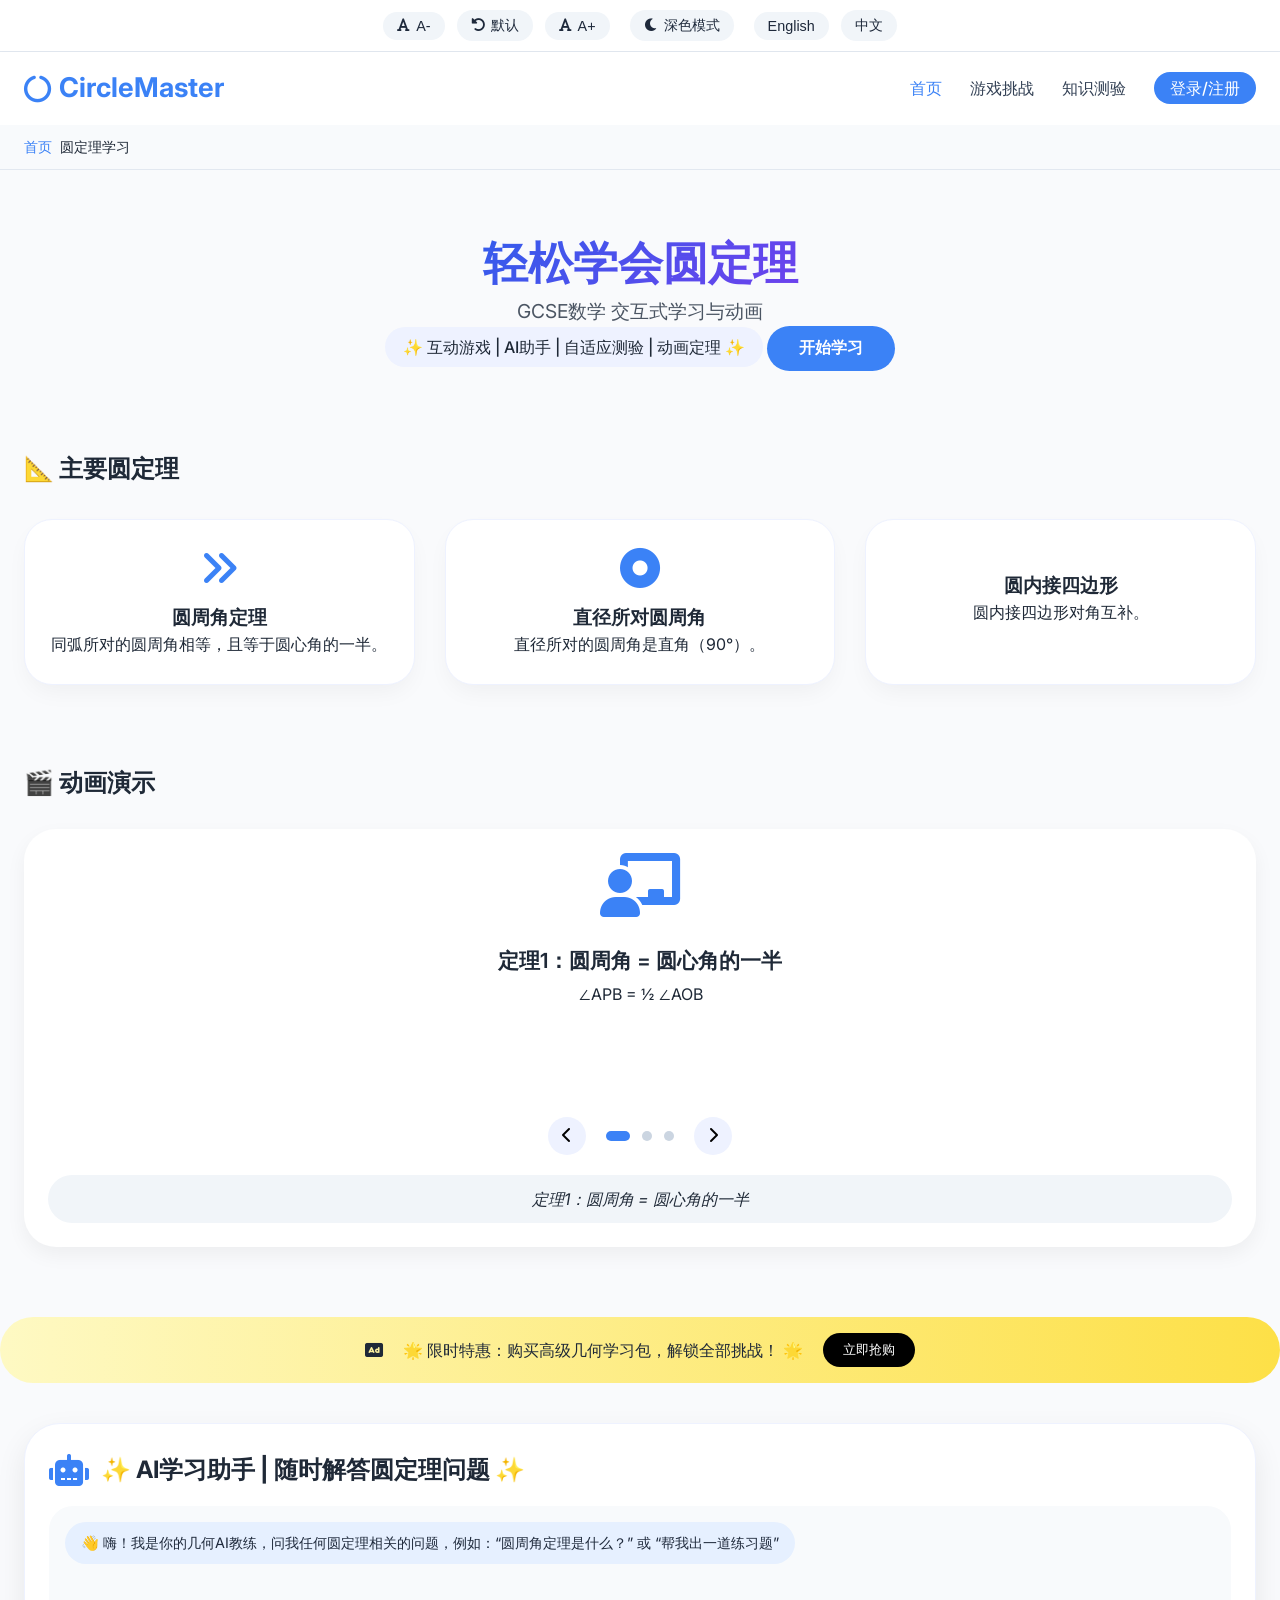
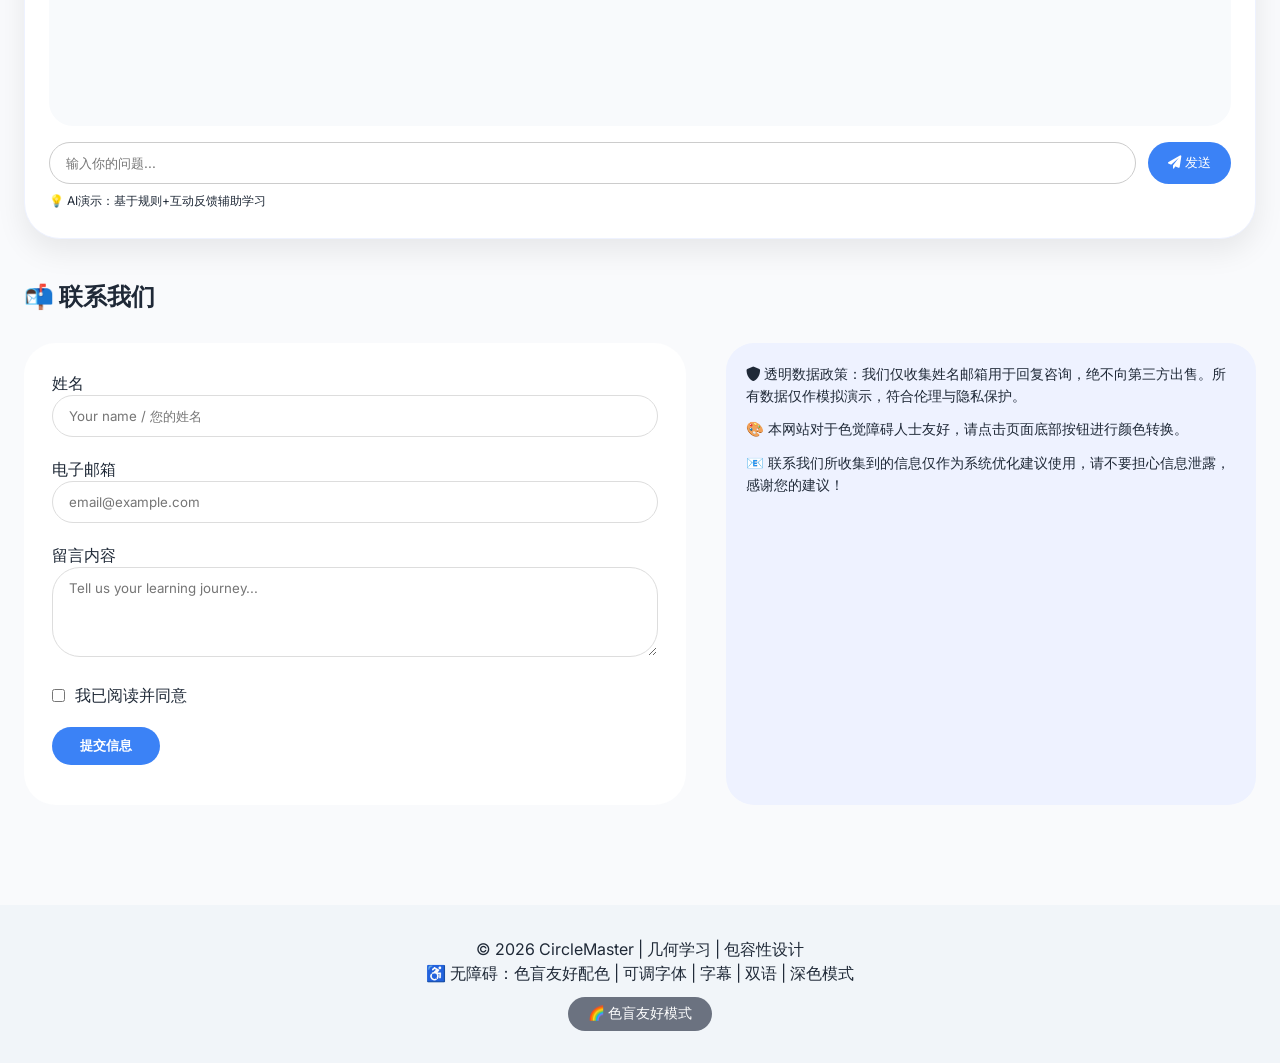
<file: v2homepage.html>
<!DOCTYPE html>
<html lang="zh-CN">
<head>
    <meta charset="UTF-8">
    <meta name="viewport" content="width=device-width, initial-scale=1.0, viewport-fit=cover">
    <title>CircleMaster | 圆定理交互学习平台</title>
    <!-- 外部 CSS 文件 -->
    <link rel="stylesheet" href="style.css">
    <!-- Font Awesome 6 -->
    <link rel="stylesheet" href="https://cdnjs.cloudflare.com/ajax/libs/font-awesome/6.0.0-beta3/css/all.min.css">
    <!-- Google Fonts -->
    <link href="https://fonts.googleapis.com/css2?family=Inter:opsz,wght@14..32,300;14..32,400;14..32,500;14..32,600;14..32,700&display=swap" rel="stylesheet">
</head>
<body>

<!-- 顶部工具栏 -->
<div class="top-toolbar" role="region" aria-label="辅助功能工具条">
    <div class="tool-group">
        <button id="decreaseFont" class="tool-btn" aria-label="减小字体"><i class="fas fa-font"></i> A-</button>
        <button id="resetFont" class="tool-btn" aria-label="重置字体"><i class="fas fa-undo-alt"></i> 默认</button>
        <button id="increaseFont" class="tool-btn" aria-label="增大字体"><i class="fas fa-font"></i> A+</button>
    </div>
    <div class="tool-group">
        <button id="darkModeToggle" class="tool-btn" aria-label="深色模式"><i class="fas fa-moon"></i> 深色模式</button>
    </div>
    <div class="tool-group">
        <button id="langEn" class="tool-btn lang-btn" data-lang="en">English</button>
        <button id="langZh" class="tool-btn lang-btn" data-lang="zh">中文</button>
    </div>
</div>

<header class="site-header">
    <div class="container">
        <div class="logo-container">
            <a href="#" class="logo-link" id="homeLink" aria-label="回到首页">
                <i class="fas fa-circle-notch"></i>
                <span data-i18n="site_name">CircleMaster</span>
            </a>
        </div>
        <nav class="main-nav" aria-label="主菜单">
            <ul>
                <li><a href="#" class="active" data-i18n="nav_home">首页</a></li>
                <li><a href="#" id="gameLinkPlaceholder" data-i18n="nav_game">游戏挑战</a></li>
                <li><a href="#" id="quizLinkPlaceholder" data-i18n="nav_quiz">知识测验</a></li>
                <li><a href="#" id="authBtn" class="auth-btn" data-i18n="login_register">登录/注册</a></li>
            </ul>
        </nav>
    </div>
</header>

<div class="breadcrumb-wrapper">
    <div class="container">
        <ul class="breadcrumb">
            <li><a href="#" data-i18n="home_breadcrumb">首页</a></li>
            <li><span data-i18n="current_breadcrumb">圆定理学习</span></li>
        </ul>
    </div>
</div>

<main>
    <section class="hero">
        <div class="container hero-content">
            <div class="hero-text">
                <h1 data-i18n="hero_title">Learn Circle Theorems Easily</h1>
                <p class="hero-sub" data-i18n="hero_subtitle">GCSE Math Interactive Learning And Animation</p>
                <p class="hero-selling" data-i18n="hero_usp">✨ 互动游戏 | AI智能助手 | 自适应测验 | 动画定理演示 ✨</p>
                <button id="startLearningBtn" class="btn-primary cta-btn" data-i18n="start_btn">开始学习</button>
            </div>
        </div>
    </section>

    <section class="theorems-cards">
        <div class="container">
            <h2 id="theorems-heading" data-i18n="main_theorems_title">📐 主要圆定理</h2>
            <div class="cards-grid">
                <div class="card theorem-card">
                    <div class="card-icon"><i class="fas fa-angles-right"></i></div>
                    <h3 data-i18n="th1_title">圆周角定理</h3>
                    <p data-i18n="th1_desc">同弧所对的圆周角相等，且等于圆心角的一半。</p>
                </div>
                <div class="card theorem-card">
                    <div class="card-icon"><i class="fas fa-circle-dot"></i></div>
                    <h3 data-i18n="th2_title">直径所对圆周角</h3>
                    <p data-i18n="th2_desc">直径所对的圆周角是直角（90°）。</p>
                </div>
                <div class="card theorem-card">
                    <div class="card-icon"><i class="fas fa-chord"></i></div>
                    <h3 data-i18n="th3_title">圆内接四边形</h3>
                    <p data-i18n="th3_desc">圆内接四边形对角互补，外角等于内对角。</p>
                </div>
            </div>
        </div>
    </section>

    <section class="watch-learn">
        <div class="container">
            <h2 data-i18n="watch_title">🎬 Watch & Learn | 动画演示</h2>
            <div class="slider-container">
                <div class="slider" id="theoremSlider">
                    <div class="slide active">
                        <div class="slide-graphic"><i class="fas fa-chalkboard-user"></i></div>
                        <div class="slide-caption" data-i18n="slide1_caption">定理1：圆周角 = 圆心角的一半 (同弧)</div>
                        <div class="slide-sub" data-i18n="slide1_detail">∠APB = ½ ∠AOB，点P在圆上同弧AB。</div>
                    </div>
                    <div class="slide">
                        <div class="slide-graphic"><i class="fas fa-chart-line"></i></div>
                        <div class="slide-caption" data-i18n="slide2_caption">定理2：直径所对的圆周角 = 90°</div>
                        <div class="slide-sub" data-i18n="slide2_detail">若AB为直径，则∠ACB = 90°。</div>
                    </div>
                    <div class="slide">
                        <div class="slide-graphic"><i class="fas fa-shapes"></i></div>
                        <div class="slide-caption" data-i18n="slide3_caption">定理3：圆内接四边形对角互补</div>
                        <div class="slide-sub" data-i18n="slide3_detail">∠A + ∠C = 180°, ∠B + ∠D = 180°。</div>
                    </div>
                </div>
                <div class="slider-controls">
                    <button class="slider-btn prev" id="prevSlide"><i class="fas fa-chevron-left"></i></button>
                    <div class="slide-dots" id="slideDots"></div>
                    <button class="slider-btn next" id="nextSlide"><i class="fas fa-chevron-right"></i></button>
                </div>
                <div class="subtitle-track" aria-live="polite">
                    <span id="liveSubtitle" data-i18n="slide1_caption">定理1：圆周角 = 圆心角的一半 (同弧)</span>
                </div>
            </div>
        </div>
    </section>

    <div class="ads-banner">
        <div class="container ads-content">
            <i class="fas fa-ad"></i>
            <span data-i18n="ad_text">🌟 限时特惠：购买高级几何学习包，解锁全部挑战！ 🌟</span>
            <button class="ad-btn" data-i18n="ad_btn">立即抢购</button>
        </div>
    </div>

    <section class="ai-assistant-section">
        <div class="container">
            <div class="ai-chatbot-card" id="aiAssistantCard">
                <div class="ai-header">
                    <i class="fas fa-robot"></i>
                    <span data-i18n="ai_greeting">✨ AI 学习助手 | 随时解答圆定理问题 ✨</span>
                </div>
                <div class="chat-messages-card" id="aiChatMessages">
                    <div class="bot-msg">👋 嗨！我是你的几何AI教练，问我任何圆定理相关的问题，例如：“圆周角定理是什么？” 或 “帮我出一道练习题”</div>
                </div>
                <div class="ai-input-group">
                    <input type="text" id="aiUserInput" placeholder="输入你的问题..." aria-label="向AI提问">
                    <button id="aiSendBtn"><i class="fas fa-paper-plane"></i> 发送</button>
                </div>
                <p class="form-feedback" style="font-size:12px; margin-top:8px;" data-i18n="ai_disclaimer">💡 AI演示：基于规则+互动反馈辅助学习</p>
            </div>
        </div>
    </section>

    <section class="contact-section">
        <div class="container">
            <h2 data-i18n="contact_title">📬 联系我们</h2>
            <div class="contact-wrapper">
                <form id="contactForm" class="contact-form" novalidate>
                    <div class="form-group">
                        <label for="name" data-i18n="form_name">姓名</label>
                        <input type="text" id="name" placeholder="Your name / 您的姓名" required>
                    </div>
                    <div class="form-group">
                        <label for="email" data-i18n="form_email">电子邮箱</label>
                        <input type="email" id="email" placeholder="email@example.com" required>
                    </div>
                    <div class="form-group">
                        <label for="message" data-i18n="form_message">留言内容</label>
                        <textarea id="message" rows="4" placeholder="Tell us your learning journey..." required></textarea>
                    </div>
                    <div class="form-policy">
                        <input type="checkbox" id="policyConsent" required>
                        <label for="policyConsent" data-i18n="policy_consent">我已阅读并同意<strong data-i18n="policy_link">数据隐私政策</strong>（演示用途）</label>
                    </div>
                    <button type="submit" class="btn-secondary" data-i18n="submit_btn">提交信息</button>
                    <p id="formFeedback" class="form-feedback"></p>
                </form>
                <div class="data-transparency" id="dataPolicyBox">
                    <p><i class="fas fa-shield-alt"></i> <span data-i18n="data_policy_text">透明数据政策：我们仅收集姓名邮箱用于回复咨询，绝不向第三方出售。所有数据仅作模拟演示，符合伦理与隐私保护。</span></p>
                    <p><span data-i18n="colorblind_notice">🎨 本网站对于色觉障碍人士友好，请点击页面底部按钮进行颜色转换。</span></p>
                    <p><span data-i18n="contact_opt_notice">📧 联系我们所收集到的信息仅作为系统优化建议使用，请不要担心信息泄露，感谢您的建议！</span></p>
                </div>
            </div>
        </div>
    </section>
</main>

<footer class="site-footer">
    <div class="container">
        <p data-i18n="footer_copyright">© 2026 CircleMaster | 几何交互学习 | 包容性设计 | GCSE圆定理</p>
        <p data-i18n="footer_ethical">♿ 无障碍设计：色盲友好配色 | 可调字体 | 字幕支持 | 中英双语 | 暗色模式</p>
        <div class="footer-buttons">
            <button id="colorblindToggleBtn" class="colorblind-toggle" data-i18n="colorblind_btn">🌈 色盲友好模式 / Colorblind Mode</button>
        </div>
    </div>
</footer>

<!-- 登录/注册模态框 -->
<div id="authModal" class="modal">
    <div class="modal-content">
        <div class="modal-header">
            <h3 data-i18n="modal_title">账户访问</h3>
            <button class="close-modal" id="closeModalBtn">&times;</button>
        </div>
        <div class="tab-buttons">
            <button class="tab-btn active" data-tab="login" data-i18n="login_tab">登录</button>
            <button class="tab-btn" data-tab="register" data-i18n="register_tab">注册</button>
        </div>
        <div id="loginPane" class="tab-pane active">
            <form id="loginForm" class="auth-form">
                <div class="form-group">
                    <input type="email" id="loginEmail" placeholder="电子邮箱" required>
                </div>
                <div class="form-group">
                    <input type="password" id="loginPassword" placeholder="密码" required>
                </div>
                <button type="submit" class="btn-primary" style="width:100%" data-i18n="login_btn">登录</button>
                <span id="loginError" class="auth-error"></span>
            </form>
        </div>
        <div id="registerPane" class="tab-pane">
            <form id="registerForm" class="auth-form">
                <div class="form-group">
                    <input type="text" id="regName" placeholder="用户名" required>
                </div>
                <div class="form-group">
                    <input type="email" id="regEmail" placeholder="电子邮箱" required>
                </div>
                <div class="form-group">
                    <input type="password" id="regPassword" placeholder="密码 (至少6位)" required>
                </div>
                <div class="form-group">
                    <input type="password" id="regConfirm" placeholder="确认密码" required>
                </div>
                <button type="submit" class="btn-primary" style="width:100%" data-i18n="register_btn">注册新账户</button>
                <span id="registerError" class="auth-error"></span>
            </form>
        </div>
    </div>
</div>

<script>
    // ---------- 语言包 ----------
    let currentLang = 'zh';
    const translations = {
        en: {
            site_name: "CircleMaster", nav_home: "Home", nav_game: "Games", nav_quiz: "Quiz", login_register: "Login/Register",
            home_breadcrumb: "Home", current_breadcrumb: "Circle Theorems",
            hero_title: "Learn Circle Theorems Easily", hero_subtitle: "GCSE Math Interactive Learning And Animation",
            hero_usp: "✨ Interactive Games | AI Assistant | Adaptive Quiz | Animated Theorems ✨",
            start_btn: "Start Learning", main_theorems_title: "📐 Main Circle Theorems",
            th1_title: "Inscribed Angle Theorem", th1_desc: "Angles subtended by the same arc are equal, half the central angle.",
            th2_title: "Thales' Theorem", th2_desc: "Angle subtended by a diameter is a right angle (90°).",
            th3_title: "Cyclic Quadrilateral", th3_desc: "Opposite angles sum to 180°.",
            watch_title: "🎬 Watch & Learn",
            slide1_caption: "Theorem 1: Inscribed Angle = ½ Central Angle", slide1_detail: "∠APB = ½ ∠AOB",
            slide2_caption: "Theorem 2: Angle in a semicircle = 90°", slide2_detail: "If AB is diameter, ∠ACB = 90°",
            slide3_caption: "Theorem 3: Cyclic Quadrilateral", slide3_detail: "∠A+∠C=180°, ∠B+∠D=180°",
            ad_text: "🌟 Special Offer: Get Premium Geometry Pack! 🌟", ad_btn: "Buy Now",
            ai_greeting: "✨ AI Tutor | Ask me about circle theorems ✨", ai_disclaimer: "💡 AI Demo: rule-based interactive learning assistant",
            contact_title: "📬 Contact Us", form_name: "Name", form_email: "Email", form_message: "Message",
            policy_consent: "I agree to the ", policy_link: "Data Privacy Policy", submit_btn: "Submit",
            data_policy_text: "Transparent Data Policy: We collect name/email for inquiry responses only, not shared.",
            footer_copyright: "© 2026 CircleMaster | Geometry Learning | Inclusive Design",
            footer_ethical: "♿ Accessibility: Color-blind friendly | Adjustable fonts | Subtitles | Bilingual | Dark Mode",
            modal_title: "Account Access", login_tab: "Login", register_tab: "Register", login_btn: "Sign In", register_btn: "Create Account",
            colorblind_notice: "🎨 This website is friendly to color-blind users. Please click the button at the bottom to switch color schemes.",
            contact_opt_notice: "📧 The information collected in 'Contact Us' is only used for system optimization suggestions. Rest assured, your privacy is protected. Thank you for your feedback!",
            colorblind_btn: "🌈 Colorblind Friendly Mode"
        },
        zh: {
            site_name: "CircleMaster", nav_home: "首页", nav_game: "游戏挑战", nav_quiz: "知识测验", login_register: "登录/注册",
            home_breadcrumb: "首页", current_breadcrumb: "圆定理学习",
            hero_title: "轻松学会圆定理", hero_subtitle: "GCSE数学 交互式学习与动画",
            hero_usp: "✨ 互动游戏 | AI助手 | 自适应测验 | 动画定理 ✨",
            start_btn: "开始学习", main_theorems_title: "📐 主要圆定理",
            th1_title: "圆周角定理", th1_desc: "同弧所对的圆周角相等，且等于圆心角的一半。",
            th2_title: "直径所对圆周角", th2_desc: "直径所对的圆周角是直角（90°）。",
            th3_title: "圆内接四边形", th3_desc: "圆内接四边形对角互补。",
            watch_title: "🎬 动画演示",
            slide1_caption: "定理1：圆周角 = 圆心角的一半", slide1_detail: "∠APB = ½ ∠AOB",
            slide2_caption: "定理2：直径所对的圆周角 = 90°", slide2_detail: "若AB为直径，∠ACB = 90°",
            slide3_caption: "定理3：圆内接四边形对角互补", slide3_detail: "∠A+∠C=180°, ∠B+∠D=180°",
            ad_text: "🌟 限时特惠：购买高级几何学习包，解锁全部挑战！ 🌟", ad_btn: "立即抢购",
            ai_greeting: "✨ AI学习助手 | 随时解答圆定理问题 ✨", ai_disclaimer: "💡 AI演示：基于规则+互动反馈辅助学习",
            contact_title: "📬 联系我们", form_name: "姓名", form_email: "电子邮箱", form_message: "留言内容",
            policy_consent: "我已阅读并同意", policy_link: "数据隐私政策", submit_btn: "提交信息",
            data_policy_text: "透明数据政策：我们仅收集姓名邮箱用于回复咨询，绝不向第三方出售。所有数据仅作模拟演示，符合伦理与隐私保护。",
            footer_copyright: "© 2026 CircleMaster | 几何学习 | 包容性设计",
            footer_ethical: "♿ 无障碍：色盲友好配色 | 可调字体 | 字幕 | 双语 | 深色模式",
            modal_title: "账户访问", login_tab: "登录", register_tab: "注册", login_btn: "登录", register_btn: "注册新账户",
            colorblind_notice: "🎨 本网站对于色觉障碍人士友好，请点击页面底部按钮进行颜色转换。",
            contact_opt_notice: "📧 联系我们所收集到的信息仅作为系统优化建议使用，请不要担心信息泄露，感谢您的建议！",
            colorblind_btn: "🌈 色盲友好模式"
        }
    };
    function updateLanguage() {
        document.querySelectorAll('[data-i18n]').forEach(el => {
            let key = el.getAttribute('data-i18n');
            if (translations[currentLang][key]) el.innerText = translations[currentLang][key];
        });
        const policyTextP = document.querySelector('#dataPolicyBox p:first-child span[data-i18n="data_policy_text"]');
        const colorblindP = document.querySelector('#dataPolicyBox p:nth-child(2) span[data-i18n="colorblind_notice"]');
        const contactOptP = document.querySelector('#dataPolicyBox p:nth-child(3) span[data-i18n="contact_opt_notice"]');
        if(policyTextP) policyTextP.innerText = translations[currentLang].data_policy_text;
        if(colorblindP) colorblindP.innerText = translations[currentLang].colorblind_notice;
        if(contactOptP) contactOptP.innerText = translations[currentLang].contact_opt_notice;
    }
    document.getElementById('langEn').onclick = () => { currentLang = 'en'; updateLanguage(); };
    document.getElementById('langZh').onclick = () => { currentLang = 'zh'; updateLanguage(); };
    updateLanguage();

    let currentFontSize = 16;
    function setBodyFontSize(size) { document.body.style.fontSize = size + 'px'; }
    document.getElementById('increaseFont').onclick = () => { currentFontSize = Math.min(22, currentFontSize+2); setBodyFontSize(currentFontSize); };
    document.getElementById('decreaseFont').onclick = () => { currentFontSize = Math.max(12, currentFontSize-2); setBodyFontSize(currentFontSize); };
    document.getElementById('resetFont').onclick = () => { currentFontSize = 16; setBodyFontSize(16); };
    document.getElementById('darkModeToggle').onclick = () => { document.body.classList.toggle('dark-mode'); };

    const colorblindBtn = document.getElementById('colorblindToggleBtn');
    colorblindBtn.onclick = () => {
        document.body.classList.toggle('colorblind-friendly');
        const isActive = document.body.classList.contains('colorblind-friendly');
        colorblindBtn.style.background = isActive ? '#2b6e3c' : '#6b7280';
        setTimeout(() => { colorblindBtn.style.background = ''; }, 300);
    };

    const slides = document.querySelectorAll('.slide');
    const dotsContainer = document.getElementById('slideDots');
    let currentSlide = 0;
    function updateSlide(index) {
        slides.forEach((s,i)=> s.classList.toggle('active', i===index));
        document.querySelectorAll('.dot').forEach((d,i)=> d.classList.toggle('active', i===index));
        const subText = slides[index].querySelector('.slide-caption')?.innerText || '';
        document.getElementById('liveSubtitle').innerText = subText;
        currentSlide = index;
    }
    function createDots() {
        slides.forEach((_,i)=>{
            let dot = document.createElement('div');
            dot.classList.add('dot');
            if(i===0) dot.classList.add('active');
            dot.addEventListener('click',()=>updateSlide(i));
            dotsContainer.appendChild(dot);
        });
    }
    document.getElementById('prevSlide').onclick = () => updateSlide((currentSlide-1+slides.length)%slides.length);
    document.getElementById('nextSlide').onclick = () => updateSlide((currentSlide+1)%slides.length);
    createDots(); updateSlide(0);
    setInterval(()=> updateSlide((currentSlide+1)%slides.length), 6000);

    const aiChatDiv = document.getElementById('aiChatMessages');
    const aiInput = document.getElementById('aiUserInput');
    const aiSend = document.getElementById('aiSendBtn');
    function addAIMessage(text, isUser = false) {
        const msgDiv = document.createElement('div');
        msgDiv.className = isUser ? 'user-msg' : 'bot-msg';
        msgDiv.innerText = text;
        aiChatDiv.appendChild(msgDiv);
        aiChatDiv.scrollTop = aiChatDiv.scrollHeight;
    }
    function botResponse(query) {
        const q = query.toLowerCase();
        if(q.includes('圆周角') || q.includes('inscribed')) return "圆周角定理：同弧所对的圆周角相等，且等于圆心角的一半。";
        if(q.includes('直径') || q.includes('thales')) return "直径所对的圆周角是90°，称为泰勒斯定理。";
        if(q.includes('内接四边形') || q.includes('cyclic')) return "圆内接四边形对角互补，外角等于内对角。";
        if(q.includes('练习') || q.includes('quiz')) return "好的！请问：在圆中，直径所对的角是多少度？(答案:90°)";
        return "我专注于圆定理～可以问我关于圆周角、圆心角、直径定理或圆内接四边形的问题！";
    }
    aiSend.onclick = () => {
        let msg = aiInput.value.trim();
        if(!msg) return;
        addAIMessage(msg, true);
        setTimeout(()=>{ addAIMessage(botResponse(msg), false); }, 300);
        aiInput.value = '';
    };
    aiInput.addEventListener('keypress', (e) => { if(e.key === 'Enter') aiSend.click(); });

    const contactForm = document.getElementById('contactForm');
    const feedback = document.getElementById('formFeedback');
    contactForm.onsubmit = (e) => {
        e.preventDefault();
        const consent = document.getElementById('policyConsent').checked;
        if(!consent) { feedback.innerText = "请同意数据政策后提交。"; return; }
        feedback.innerText = "✅ 提交成功！我们会尽快回复 (演示模式)";
        setTimeout(()=>feedback.innerText="", 3000);
        contactForm.reset();
    };

    document.getElementById('startLearningBtn').onclick = () => { document.getElementById('aiAssistantCard').scrollIntoView({ behavior: 'smooth' }); };
    document.getElementById('homeLink').onclick = (e) => { e.preventDefault(); window.scrollTo({top:0,behavior:'smooth'}); };
    document.querySelectorAll('#gameLinkPlaceholder, #quizLinkPlaceholder').forEach(btn=>{
        btn.onclick=(e)=>{ e.preventDefault(); alert("游戏与测验模块将在后续版本推出。首页AI助手已上线！"); };
    });

    const modal = document.getElementById('authModal');
    const authBtn = document.getElementById('authBtn');
    const closeModalBtn = document.getElementById('closeModalBtn');
    const tabBtns = document.querySelectorAll('.tab-btn');
    const loginPane = document.getElementById('loginPane');
    const registerPane = document.getElementById('registerPane');
    const loginForm = document.getElementById('loginForm');
    const registerForm = document.getElementById('registerForm');
    const loginError = document.getElementById('loginError');
    const registerError = document.getElementById('registerError');

    function openModal() { modal.classList.add('show'); }
    function closeModal() { modal.classList.remove('show'); }
    authBtn.onclick = (e) => { e.preventDefault(); openModal(); };
    closeModalBtn.onclick = closeModal;
    modal.onclick = (e) => { if(e.target === modal) closeModal(); };

    tabBtns.forEach(btn => {
        btn.onclick = () => {
            const tab = btn.getAttribute('data-tab');
            tabBtns.forEach(b => b.classList.remove('active'));
            btn.classList.add('active');
            if(tab === 'login') {
                loginPane.classList.add('active');
                registerPane.classList.remove('active');
            } else {
                registerPane.classList.add('active');
                loginPane.classList.remove('active');
            }
            loginError.innerText = '';
            registerError.innerText = '';
        };
    });

    loginForm.onsubmit = (e) => {
        e.preventDefault();
        const email = document.getElementById('loginEmail').value.trim();
        const pwd = document.getElementById('loginPassword').value.trim();
        if(!email || !pwd) { loginError.innerText = "请填写邮箱和密码"; return; }
        if(!email.includes('@')) { loginError.innerText = "请输入有效的邮箱地址"; return; }
        alert(`演示登录成功！\n欢迎回来，${email}`);
        closeModal();
        loginForm.reset();
    };

    registerForm.onsubmit = (e) => {
        e.preventDefault();
        const name = document.getElementById('regName').value.trim();
        const email = document.getElementById('regEmail').value.trim();
        const pwd = document.getElementById('regPassword').value.trim();
        const confirm = document.getElementById('regConfirm').value.trim();
        if(!name || !email || !pwd || !confirm) { registerError.innerText = "请填写所有字段"; return; }
        if(!email.includes('@')) { registerError.innerText = "邮箱格式不正确"; return; }
        if(pwd.length < 6) { registerError.innerText = "密码长度至少6位"; return; }
        if(pwd !== confirm) { registerError.innerText = "两次输入的密码不一致"; return; }
        alert(`演示注册成功！\n用户名: ${name}\n邮箱: ${email}\n您已可以登录。`);
        closeModal();
        registerForm.reset();
        document.querySelector('.tab-btn[data-tab="login"]').click();
    };
</script>
</body>
</html>
</file>
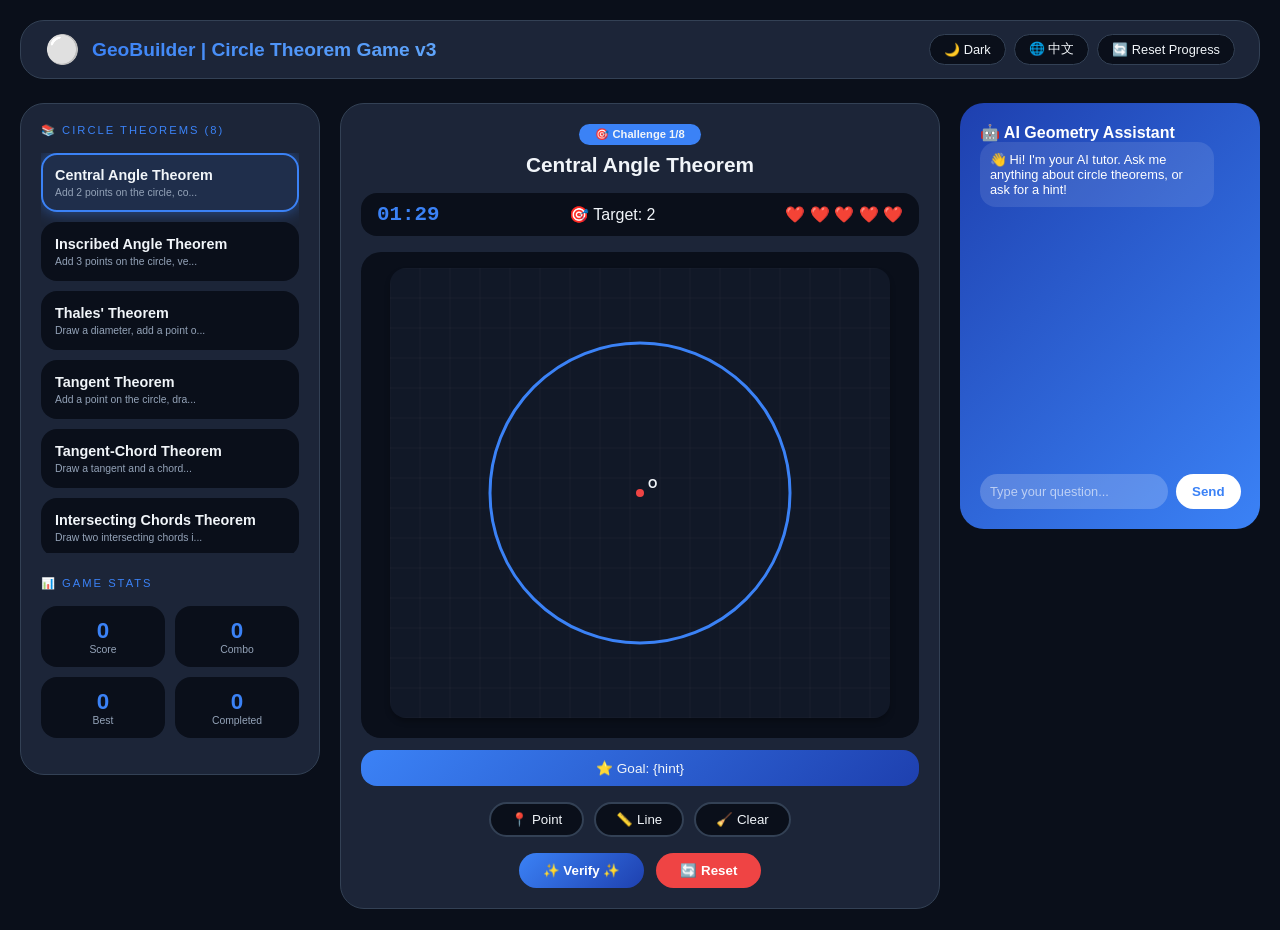
<file: v3_game.html>
<!DOCTYPE html>
<html lang="en">
<head>
    <meta charset="UTF-8">
    <meta name="viewport" content="width=device-width, initial-scale=1.0, user-scalable=yes">
    <title>GeoBuilder | Circle Theorem Game - Version 3</title>
    <style>
        * {
            margin: 0;
            padding: 0;
            box-sizing: border-box;
        }

        :root {
            --bg-primary: #0a0f1a;
            --bg-secondary: #111827;
            --card-bg: rgba(30, 41, 59, 0.9);
            --text-primary: #f1f5f9;
            --text-secondary: #94a3b8;
            --accent: #3b82f6;
            --accent-dark: #1e40af;
            --success: #10b981;
            --danger: #ef4444;
            --warning: #f59e0b;
            --border: #334155;
            --shadow: 0 4px 6px -1px rgba(0,0,0,0.3);
            --glow: 0 0 15px rgba(59,130,246,0.5);
        }

        [data-theme="light"] {
            --bg-primary: #f1f5f9;
            --bg-secondary: #ffffff;
            --card-bg: rgba(255,255,255,0.95);
            --text-primary: #0f172a;
            --text-secondary: #475569;
            --border: #e2e8f0;
        }

        body {
            font-family: 'Inter', -apple-system, BlinkMacSystemFont, 'Segoe UI', sans-serif;
            background: var(--bg-primary);
            color: var(--text-primary);
            transition: all 0.3s ease;
        }

        .game-container {
            max-width: 1400px;
            margin: 0 auto;
            padding: 20px;
            min-height: 100vh;
        }

        /* 头部导航 */
        .top-nav {
            background: var(--card-bg);
            border-radius: 24px;
            padding: 12px 24px;
            margin-bottom: 24px;
            display: flex;
            justify-content: space-between;
            align-items: center;
            flex-wrap: wrap;
            gap: 16px;
            border: 1px solid var(--border);
        }

        .logo-area {
            display: flex;
            align-items: center;
            gap: 12px;
        }

        .logo-icon {
            font-size: 28px;
            animation: float 3s ease-in-out infinite;
        }

        @keyframes float {
            0%, 100% { transform: translateY(0); }
            50% { transform: translateY(-3px); }
        }

        .logo-text {
            font-size: 1.2rem;
            font-weight: 700;
            background: linear-gradient(135deg, var(--accent), var(--accent-light, #60a5fa));
            -webkit-background-clip: text;
            background-clip: text;
            color: transparent;
        }

        .controls-group {
            display: flex;
            gap: 8px;
        }

        .icon-btn {
            background: var(--bg-primary);
            border: 1px solid var(--border);
            border-radius: 40px;
            padding: 6px 14px;
            cursor: pointer;
            color: var(--text-primary);
            font-size: 0.8rem;
        }

        .icon-btn:hover {
            background: var(--accent);
            color: white;
        }

        /* 主布局 - 三栏 */
        .main-layout {
            display: grid;
            grid-template-columns: 300px 1fr 300px;
            gap: 20px;
        }

        /* 左侧面板 */
        .left-panel {
            background: var(--card-bg);
            border-radius: 24px;
            padding: 20px;
            border: 1px solid var(--border);
            height: fit-content;
        }

        .section-title {
            font-size: 0.7rem;
            text-transform: uppercase;
            letter-spacing: 2px;
            color: var(--accent);
            margin-bottom: 16px;
        }

        /* 定理卡片 */
        .theorem-grid {
            display: grid;
            gap: 10px;
            margin-bottom: 24px;
            max-height: 400px;
            overflow-y: auto;
        }

        .theorem-card {
            background: var(--bg-primary);
            border-radius: 16px;
            padding: 12px;
            cursor: pointer;
            transition: all 0.2s;
            border: 2px solid transparent;
            position: relative;
        }

        .theorem-card.active {
            border-color: var(--accent);
            background: rgba(59,130,246,0.1);
            box-shadow: var(--glow);
        }

        .theorem-card.completed {
            border-color: var(--success);
            opacity: 0.8;
        }

        .theorem-card.completed::after {
            content: "✓";
            position: absolute;
            top: 8px;
            right: 12px;
            color: var(--success);
            font-weight: bold;
        }

        .theorem-name {
            font-weight: 700;
            font-size: 0.9rem;
        }

        .theorem-desc {
            font-size: 0.65rem;
            color: var(--text-secondary);
            margin-top: 4px;
        }

        /* 统计卡片 */
        .stats-grid {
            display: grid;
            grid-template-columns: repeat(2, 1fr);
            gap: 10px;
            margin: 16px 0;
        }

        .stat-card {
            background: var(--bg-primary);
            border-radius: 16px;
            padding: 12px;
            text-align: center;
        }

        .stat-value {
            font-size: 1.4rem;
            font-weight: 700;
            color: var(--accent);
        }

        .stat-label {
            font-size: 0.65rem;
            color: var(--text-secondary);
        }

        /* 中间游戏区 */
        .game-panel {
            background: var(--card-bg);
            border-radius: 24px;
            padding: 20px;
            border: 1px solid var(--border);
        }

        .challenge-header {
            text-align: center;
            margin-bottom: 16px;
        }

        .challenge-badge {
            display: inline-block;
            background: var(--accent);
            padding: 4px 16px;
            border-radius: 40px;
            font-size: 0.7rem;
            font-weight: 600;
            margin-bottom: 8px;
        }

        .challenge-title {
            font-size: 1.3rem;
            font-weight: 700;
        }

        /* 游戏状态栏 */
        .game-status {
            background: var(--bg-primary);
            border-radius: 16px;
            padding: 10px 16px;
            margin-bottom: 16px;
            display: flex;
            justify-content: space-between;
            align-items: center;
            flex-wrap: wrap;
            gap: 10px;
        }

        .timer {
            font-size: 1.3rem;
            font-weight: 700;
            font-family: monospace;
            color: var(--accent);
        }

        .timer.warning {
            color: var(--danger);
            animation: pulse 0.5s infinite;
        }

        @keyframes pulse {
            0%, 100% { opacity: 1; }
            50% { opacity: 0.6; }
        }

        .lives {
            display: flex;
            gap: 4px;
        }

        /* 画布区 */
        .canvas-area {
            background: var(--bg-primary);
            border-radius: 20px;
            padding: 16px;
            text-align: center;
        }

        canvas {
            background: var(--bg-secondary);
            border-radius: 16px;
            box-shadow: var(--shadow);
            cursor: crosshair;
            max-width: 100%;
            height: auto;
        }

        canvas.shake {
            animation: shake 0.3s ease;
        }

        canvas.celebrate {
            animation: celebrate 0.5s ease;
        }

        @keyframes shake {
            0%, 100% { transform: translateX(0); }
            25% { transform: translateX(-4px); }
            75% { transform: translateX(4px); }
        }

        @keyframes celebrate {
            0% { transform: scale(1); }
            50% { transform: scale(1.02); box-shadow: 0 0 30px var(--accent); }
            100% { transform: scale(1); }
        }

        /* 工具条 */
        .toolbar {
            display: flex;
            gap: 10px;
            justify-content: center;
            margin: 16px 0;
            flex-wrap: wrap;
        }

        .tool-btn {
            background: var(--bg-primary);
            border: 2px solid var(--border);
            border-radius: 40px;
            padding: 8px 20px;
            cursor: pointer;
            transition: all 0.2s;
            color: var(--text-primary);
        }

        .tool-btn.active {
            background: var(--accent);
            border-color: var(--accent);
            color: white;
            transform: scale(1.05);
        }

        /* 目标提示 */
        .goal-hint {
            background: linear-gradient(135deg, var(--accent), var(--accent-dark));
            border-radius: 16px;
            padding: 10px 16px;
            margin: 12px 0;
            text-align: center;
            font-size: 0.85rem;
        }

        /* 操作按钮 */
        .action-buttons {
            display: flex;
            gap: 12px;
            justify-content: center;
            margin-top: 16px;
        }

        .primary-btn {
            background: linear-gradient(135deg, var(--accent), var(--accent-dark));
            color: white;
            border: none;
            padding: 10px 24px;
            border-radius: 40px;
            font-weight: 600;
            cursor: pointer;
            transition: all 0.2s;
        }

        .primary-btn:hover {
            transform: translateY(-2px);
            filter: brightness(1.05);
        }

        /* 右侧AI面板 - 增强版 */
        .right-panel {
            background: linear-gradient(135deg, var(--accent-dark), var(--accent));
            border-radius: 24px;
            padding: 20px;
            color: white;
            height: fit-content;
        }

        .chat-messages {
            height: 320px;
            overflow-y: auto;
            display: flex;
            flex-direction: column;
            gap: 10px;
            margin-bottom: 12px;
        }

        .chat-message {
            padding: 10px;
            border-radius: 16px;
            max-width: 90%;
            font-size: 0.8rem;
        }

        .chat-message.user {
            background: rgba(255,255,255,0.2);
            align-self: flex-end;
        }

        .chat-message.ai {
            background: rgba(255,255,255,0.1);
            align-self: flex-start;
        }

        .chat-input-area {
            display: flex;
            gap: 8px;
            margin-top: 12px;
        }

        .chat-input {
            flex: 1;
            padding: 10px;
            border: none;
            border-radius: 40px;
            background: rgba(255,255,255,0.2);
            color: white;
            outline: none;
            font-size: 0.8rem;
        }

        .chat-input::placeholder {
            color: rgba(255,255,255,0.6);
        }

        .chat-send {
            padding: 8px 16px;
            background: white;
            border: none;
            border-radius: 40px;
            color: var(--accent);
            font-weight: bold;
            cursor: pointer;
        }

        /* 模态框 */
        .modal {
            position: fixed;
            top: 0;
            left: 0;
            width: 100%;
            height: 100%;
            background: rgba(0,0,0,0.7);
            display: flex;
            align-items: center;
            justify-content: center;
            z-index: 1000;
            opacity: 0;
            visibility: hidden;
            transition: all 0.3s;
        }

        .modal.active {
            opacity: 1;
            visibility: visible;
        }

        .modal-content {
            background: var(--card-bg);
            border-radius: 32px;
            padding: 32px;
            text-align: center;
            max-width: 400px;
        }

        /* 响应式 */
        @media (max-width: 1000px) {
            .main-layout {
                grid-template-columns: 1fr;
            }
        }
    </style>
</head>
<body>
    <div class="game-container">
        <div class="top-nav">
            <div class="logo-area">
                <span class="logo-icon">⚪</span>
                <span class="logo-text">GeoBuilder | Circle Theorem Game v3</span>
            </div>
            <div class="controls-group">
                <button class="icon-btn" id="themeToggleBtn">🌙 Dark</button>
                <button class="icon-btn" id="langToggleBtn">🌐 中文</button>
                <button class="icon-btn" id="resetProgressBtn">🔄 Reset Progress</button>
            </div>
        </div>

        <div class="main-layout">
            <!-- 左侧：定理列表 -->
            <div class="left-panel">
                <div class="section-title">📚 Circle Theorems (8)</div>
                <div class="theorem-grid" id="theoremGrid"></div>
                <div class="section-title" style="margin-top: 20px;">📊 Game Stats</div>
                <div class="stats-grid">
                    <div class="stat-card">
                        <div class="stat-value" id="scoreValue">0</div>
                        <div class="stat-label">Score</div>
                    </div>
                    <div class="stat-card">
                        <div class="stat-value" id="streakValue">0</div>
                        <div class="stat-label">Combo</div>
                    </div>
                    <div class="stat-card">
                        <div class="stat-value" id="highScoreValue">0</div>
                        <div class="stat-label">Best</div>
                    </div>
                    <div class="stat-card">
                        <div class="stat-value" id="completedValue">0</div>
                        <div class="stat-label">Completed</div>
                    </div>
                </div>
            </div>

            <!-- 中间：游戏区 -->
            <div class="game-panel">
                <div class="challenge-header">
                    <span class="challenge-badge" id="levelBadge">🎯 Challenge 1/8</span>
                    <h2 class="challenge-title" id="challengeTitle">Central Angle Theorem</h2>
                </div>

                <div class="game-status">
                    <div class="timer" id="timerDisplay">01:30</div>
                    <div class="score-display" id="targetDisplay">🎯 Target: 2 points</div>
                    <div class="lives" id="livesDisplay">❤️ ❤️ ❤️ ❤️ ❤️</div>
                </div>

                <div class="canvas-area">
                    <canvas id="gameCanvas" width="500" height="450" style="width:100%; height:auto; max-width:500px; aspect-ratio:500/450"></canvas>
                </div>

                <div class="goal-hint" id="goalHint">
                    ⭐ Goal: Add 2 points on the circle, then click Verify!
                </div>

                <div class="toolbar">
                    <button class="tool-btn" data-tool="point">📍 Point</button>
                    <button class="tool-btn" data-tool="line">📏 Line</button>
                    <button class="tool-btn" data-tool="clear">🧹 Clear</button>
                </div>

                <div class="action-buttons">
                    <button class="primary-btn" id="submitBtn">✨ Verify ✨</button>
                    <button class="primary-btn" id="resetBtn" style="background: var(--danger);">🔄 Reset</button>
                </div>
            </div>

            <!-- 右侧：AI对话助手 -->
            <div class="right-panel">
                <h4>🤖 AI Geometry Assistant</h4>
                <div class="chat-messages" id="chatMessages">
                    <div class="chat-message ai">
                        👋 Hi! I'm your AI tutor. Ask me anything about circle theorems, or ask for a hint!
                    </div>
                </div>
                <div class="chat-input-area">
                    <input type="text" class="chat-input" id="chatInput" placeholder="Type your question...">
                    <button class="chat-send" id="chatSendBtn">Send</button>
                </div>
            </div>
        </div>
    </div>

    <!-- 胜利模态框 -->
    <div class="modal" id="victoryModal">
        <div class="modal-content">
            <div style="font-size: 48px;">🏆</div>
            <h2>Challenge Complete!</h2>
            <p id="modalMessage">Perfect! +100 points</p>
            <button class="primary-btn" id="nextBtn" style="margin-top: 16px;">Next Challenge →</button>
        </div>
    </div>

    <script>
        // ========== 语言包 ==========
        const translations = {
            en: {
                theorems: [
                    "Central Angle Theorem",
                    "Inscribed Angle Theorem",
                    "Thales' Theorem",
                    "Tangent Theorem",
                    "Tangent-Chord Theorem",
                    "Intersecting Chords Theorem",
                    "Secant-Tangent Theorem",
                    "Power of a Point"
                ],
                hints: [
                    "Add 2 points on the circle, connect to center",
                    "Add 3 points on the circle, vertex on circle",
                    "Draw a diameter, add a point on the circle",
                    "Add a point on the circle, draw a line perpendicular to the radius",
                    "Draw a tangent and a chord",
                    "Draw two intersecting chords inside the circle",
                    "Draw a tangent and a secant from an external point",
                    "Draw a point outside the circle, connect to center"
                ],
                formulas: [
                    "∠AOB = measure of arc AB",
                    "∠ACB = ½ × arc AB",
                    "Angle in semicircle = 90°",
                    "Tangent ⟂ Radius",
                    "Tangent-chord angle = inscribed angle",
                    "PA × PB = PC × PD",
                    "PT² = PA × PB",
                    "Power = OP² - R²"
                ],
                goal: "⭐ Goal: {hint}",
                correct: "✓ Correct! +{score} points",
                wrong: "✗ Wrong! Need {need} more points",
                gameWin: "🎉 Congratulations! You completed all challenges! 🎉",
                target: "Target",
                perfectBonus: "✨ Perfect bonus! +50 points",
                timeBonus: "⏰ Time bonus! +{bonus} points",
                comboBonus: "🔥 Combo bonus! +{bonus} points"
            },
            zh: {
                theorems: [
                    "圆心角定理",
                    "圆周角定理",
                    "直径定理",
                    "切线定理",
                    "弦切角定理",
                    "相交弦定理",
                    "切割线定理",
                    "圆幂定理"
                ],
                hints: [
                    "在圆上添加2个点，连接圆心",
                    "在圆上添加3个点，顶点在圆上",
                    "画一条直径，在圆上添加一个点",
                    "在圆上添加点，画垂直于半径的线",
                    "画一条切线和一条弦",
                    "画两条相交于圆内的弦",
                    "从圆外一点画切线和割线",
                    "在圆外画一点，连接圆心"
                ],
                formulas: [
                    "∠AOB = 弧AB度数",
                    "∠ACB = ½ × 弧AB",
                    "直径所对圆周角 = 90°",
                    "切线 ⊥ 半径",
                    "弦切角 = 圆周角",
                    "PA×PB = PC×PD",
                    "PT² = PA×PB",
                    "圆幂 = OP² - R²"
                ],
                goal: "⭐ 目标：{hint}",
                correct: "✓ 正确！+{score}分",
                wrong: "✗ 错误！还需要{need}个点",
                gameWin: "🎉 恭喜完成所有挑战！🎉",
                target: "目标",
                perfectBonus: "✨ 完美加成！+50分",
                timeBonus: "⏰ 时间加成！+{bonus}分",
                comboBonus: "🔥 连击加成！+{bonus}分"
            }
        };

        // 挑战数据（8个定理，难度递进）
        const challenges = [
            { nameKey: 0, hintKey: 0, formulaKey: 0, targetPoints: 2, needLine: false, timeLimit: 90, baseScore: 100 },
            { nameKey: 1, hintKey: 1, formulaKey: 1, targetPoints: 3, needLine: false, timeLimit: 80, baseScore: 110 },
            { nameKey: 2, hintKey: 2, formulaKey: 2, targetPoints: 2, needLine: true, timeLimit: 75, baseScore: 120 },
            { nameKey: 3, hintKey: 3, formulaKey: 3, targetPoints: 1, needLine: true, timeLimit: 70, baseScore: 130 },
            { nameKey: 4, hintKey: 4, formulaKey: 4, targetPoints: 2, needLine: true, timeLimit: 65, baseScore: 140 },
            { nameKey: 5, hintKey: 5, formulaKey: 5, targetPoints: 2, needLine: true, timeLimit: 60, baseScore: 150 },
            { nameKey: 6, hintKey: 6, formulaKey: 6, targetPoints: 2, needLine: true, timeLimit: 55, baseScore: 160 },
            { nameKey: 7, hintKey: 7, formulaKey: 7, targetPoints: 1, needLine: false, timeLimit: 50, baseScore: 200 }
        ];

        // 游戏状态
        let currentLang = 'en';
        let currentTheme = 'dark';
        let currentChallenge = 0;
        let score = 0;
        let highScore = 0;
        let streak = 0;
        let lives = 5;
        let timeLeft = 90;
        let timerInterval = null;
        let gameActive = true;
        let completedChallenges = [];
        
        let canvas, ctx;
        let centerX, centerY, radius;
        let points = [];
        let lines = [];
        let currentTool = 'point';
        let tempLineStart = null;

        // 辅助函数
        function t(key, ...args) {
            let text = translations[currentLang][key] || key;
            if (args.length && typeof text === 'string') {
                for (let i = 0; i < args.length; i++) {
                    text = text.replace(`{${i === 0 ? 'score' : i === 1 ? 'bonus' : 'need'}}`, args[i]);
                }
            }
            return text;
        }

        function getCurrentHint() {
            const idx = challenges[currentChallenge].hintKey;
            return translations[currentLang].hints[idx];
        }

        function getCurrentFormula() {
            const idx = challenges[currentChallenge].formulaKey;
            return translations[currentLang].formulas[idx];
        }

        function getCurrentTheoremName() {
            const idx = challenges[currentChallenge].nameKey;
            return translations[currentLang].theorems[idx];
        }

        function getCurrentTargetPoints() {
            return challenges[currentChallenge].targetPoints;
        }

        function getCurrentNeedLine() {
            return challenges[currentChallenge].needLine;
        }

        function getCurrentBaseScore() {
            return challenges[currentChallenge].baseScore;
        }

        function getCurrentTimeLimit() {
            return challenges[currentChallenge].timeLimit;
        }

        // 初始化
        function init() {
            canvas = document.getElementById('gameCanvas');
            ctx = canvas.getContext('2d');
            canvas.width = 500;
            canvas.height = 450;
            centerX = canvas.width / 2;
            centerY = canvas.height / 2;
            radius = 150;
            
            loadSavedData();
            renderTheoremGrid();
            setupEventListeners();
            drawBaseCircle();
            loadSavedSettings();
            updateUI();
            startTimer();
        }

        function loadSavedData() {
            const savedScore = localStorage.getItem('geo_v3_score');
            if (savedScore) score = parseInt(savedScore);
            const savedHigh = localStorage.getItem('geo_v3_highscore');
            if (savedHigh) highScore = parseInt(savedHigh);
            const savedCompleted = localStorage.getItem('geo_v3_completed');
            if (savedCompleted) completedChallenges = JSON.parse(savedCompleted);
            const savedStreak = localStorage.getItem('geo_v3_streak');
            if (savedStreak) streak = parseInt(savedStreak);
        }

        function saveProgress() {
            localStorage.setItem('geo_v3_score', score);
            if (score > highScore) {
                highScore = score;
                localStorage.setItem('geo_v3_highscore', highScore);
            }
            localStorage.setItem('geo_v3_completed', JSON.stringify(completedChallenges));
            localStorage.setItem('geo_v3_streak', streak);
        }

        function resetAllProgress() {
            if (confirm(currentLang === 'en' ? 'Reset all progress? Your score and completed challenges will be lost.' : '重置所有进度？分数和已完成挑战将丢失。')) {
                score = 0;
                highScore = 0;
                streak = 0;
                completedChallenges = [];
                currentChallenge = 0;
                saveProgress();
                resetChallenge();
                renderTheoremGrid();
                updateUI();
                showToast(currentLang === 'en' ? 'Progress reset!' : '进度已重置', 'info');
            }
        }

        function renderTheoremGrid() {
            const grid = document.getElementById('theoremGrid');
            grid.innerHTML = '';
            translations[currentLang].theorems.forEach((name, idx) => {
                const card = document.createElement('div');
                card.className = `theorem-card ${currentChallenge === idx ? 'active' : ''} ${completedChallenges.includes(idx) ? 'completed' : ''}`;
                card.innerHTML = `
                    <div class="theorem-name">${name}</div>
                    <div class="theorem-desc">${translations[currentLang].hints[idx].substring(0, 30)}...</div>
                `;
                card.onclick = () => {
                    if (!gameActive && currentChallenge !== idx) {
                        showToast(currentLang === 'en' ? 'Game over! Click Reset to continue.' : '游戏结束！点击重置继续。', 'error');
                        return;
                    }
                    currentChallenge = idx;
                    resetChallenge();
                    renderTheoremGrid();
                    updateUI();
                };
                grid.appendChild(card);
            });
        }

        function setupEventListeners() {
            document.querySelectorAll('.tool-btn').forEach(btn => {
                btn.addEventListener('click', () => {
                    document.querySelectorAll('.tool-btn').forEach(b => b.classList.remove('active'));
                    btn.classList.add('active');
                    currentTool = btn.dataset.tool;
                });
            });
            
            canvas.addEventListener('click', handleCanvasClick);
            document.getElementById('submitBtn').addEventListener('click', submitConstruction);
            document.getElementById('resetBtn').addEventListener('click', () => resetChallenge());
            document.getElementById('nextBtn').addEventListener('click', nextChallenge);
            document.getElementById('resetProgressBtn').addEventListener('click', resetAllProgress);
            
            document.getElementById('themeToggleBtn').addEventListener('click', toggleTheme);
            document.getElementById('langToggleBtn').addEventListener('click', toggleLang);
            
            // AI 聊天
            document.getElementById('chatSendBtn').addEventListener('click', sendAIMessage);
            document.getElementById('chatInput').addEventListener('keypress', (e) => {
                if (e.key === 'Enter') sendAIMessage();
            });
        }

        function handleCanvasClick(e) {
            if (!gameActive) {
                showToast(currentLang === 'en' ? 'Game over! Click Reset to continue.' : '游戏结束！点击重置继续。', 'error');
                return;
            }
            
            const rect = canvas.getBoundingClientRect();
            const scaleX = canvas.width / rect.width;
            const scaleY = canvas.height / rect.height;
            const x = (e.clientX - rect.left) * scaleX;
            const y = (e.clientY - rect.top) * scaleY;
            
            switch(currentTool) {
                case 'point':
                    const distToCenter = Math.hypot(x - centerX, y - centerY);
                    if (distToCenter <= radius + 20) {
                        const label = String.fromCharCode(65 + points.length % 26);
                        points.push({ x, y, label });
                        drawBaseCircle();
                        checkAutoComplete();
                    } else {
                        canvas.classList.add('shake');
                        setTimeout(() => canvas.classList.remove('shake'), 300);
                        showToast(currentLang === 'en' ? 'Click on or inside the circle!' : '请点击圆上或圆内！', 'error');
                    }
                    break;
                case 'line':
                    if (tempLineStart) {
                        lines.push({ x1: tempLineStart.x, y1: tempLineStart.y, x2: x, y2: y });
                        tempLineStart = null;
                        drawBaseCircle();
                        checkAutoComplete();
                    } else {
                        tempLineStart = { x, y };
                        showToast(currentLang === 'en' ? 'Click second point' : '点击第二个点', 'info');
                    }
                    break;
                case 'clear':
                    points = [];
                    lines = [];
                    tempLineStart = null;
                    drawBaseCircle();
                    showToast(currentLang === 'en' ? 'Canvas cleared' : '画布已清空', 'info');
                    break;
            }
        }

        function checkAutoComplete() {
            const targetPoints = getCurrentTargetPoints();
            const needLine = getCurrentNeedLine();
            if (points.length >= targetPoints && (!needLine || lines.length >= 1)) {
                submitConstruction();
            }
        }

        function submitConstruction() {
            if (!gameActive) return;
            
            const targetPoints = getCurrentTargetPoints();
            const needLine = getCurrentNeedLine();
            let isValid = points.length >= targetPoints && (!needLine || lines.length >= 1);
            
            if (isValid) {
                // 计算得分加成
                const baseScore = getCurrentBaseScore();
                const timeBonus = Math.floor(timeLeft / 10) * 10;
                const comboBonus = streak * 20;
                let addScore = baseScore + timeBonus + comboBonus;
                
                // 完美加成（如果一次成功且点数恰好等于目标）
                if (points.length === targetPoints && lines.length === (needLine ? 1 : 0)) {
                    addScore += 50;
                    showToast(t('perfectBonus'), 'success');
                }
                if (timeBonus > 0) showToast(t('timeBonus', timeBonus), 'info');
                if (comboBonus > 0) showToast(t('comboBonus', comboBonus), 'info');
                
                score += addScore;
                streak++;
                saveProgress();
                
                if (!completedChallenges.includes(currentChallenge)) {
                    completedChallenges.push(currentChallenge);
                    saveProgress();
                }
                
                updateUI();
                showToast(t('correct', addScore), 'success');
                
                canvas.classList.add('celebrate');
                setTimeout(() => canvas.classList.remove('celebrate'), 500);
                
                if (completedChallenges.length === challenges.length) {
                    showToast(t('gameWin'), 'success');
                    gameActive = false;
                    if (timerInterval) clearInterval(timerInterval);
                } else if (currentChallenge < challenges.length - 1) {
                    document.getElementById('victoryModal').classList.add('active');
                }
            } else {
                streak = 0;
                lives--;
                saveProgress();
                updateUI();
                
                canvas.classList.add('shake');
                setTimeout(() => canvas.classList.remove('shake'), 300);
                
                const need = targetPoints - points.length;
                showToast(t('wrong', need), 'error');
                
                if (lives <= 0) {
                    gameActive = false;
                    showToast(currentLang === 'en' ? 'Game Over! Click Reset Progress to start over.' : '游戏结束！点击重置进度重新开始。', 'error');
                    if (timerInterval) clearInterval(timerInterval);
                }
            }
        }

        function nextChallenge() {
            document.getElementById('victoryModal').classList.remove('active');
            if (currentChallenge < challenges.length - 1) {
                currentChallenge++;
                resetChallenge();
                renderTheoremGrid();
            }
        }

        function resetChallenge() {
            points = [];
            lines = [];
            tempLineStart = null;
            gameActive = true;
            lives = 5;
            streak = 0;
            timeLeft = getCurrentTimeLimit();
            if (timerInterval) clearInterval(timerInterval);
            startTimer();
            drawBaseCircle();
            updateUI();
        }

        function drawBaseCircle() {
            ctx.clearRect(0, 0, canvas.width, canvas.height);
            
            ctx.save();
            ctx.strokeStyle = 'rgba(100,100,100,0.2)';
            ctx.lineWidth = 0.5;
            for (let i = 0; i < canvas.width; i += 30) {
                ctx.beginPath();
                ctx.moveTo(i, 0);
                ctx.lineTo(i, canvas.height);
                ctx.stroke();
                ctx.beginPath();
                ctx.moveTo(0, i);
                ctx.lineTo(canvas.width, i);
                ctx.stroke();
            }
            
            ctx.beginPath();
            ctx.arc(centerX, centerY, radius, 0, Math.PI * 2);
            ctx.strokeStyle = getComputedStyle(document.documentElement).getPropertyValue('--accent') || '#3b82f6';
            ctx.lineWidth = 3;
            ctx.stroke();
            
            ctx.beginPath();
            ctx.arc(centerX, centerY, 4, 0, Math.PI * 2);
            ctx.fillStyle = '#ef4444';
            ctx.fill();
            ctx.fillStyle = getComputedStyle(document.documentElement).getPropertyValue('--text-primary') || '#333';
            ctx.font = 'bold 12px Arial';
            ctx.fillText('O', centerX + 8, centerY - 5);
            
            ctx.restore();
            
            points.forEach(point => {
                ctx.beginPath();
                ctx.arc(point.x, point.y, 5, 0, Math.PI * 2);
                ctx.fillStyle = getComputedStyle(document.documentElement).getPropertyValue('--accent') || '#3b82f6';
                ctx.fill();
                ctx.fillStyle = 'white';
                ctx.font = 'bold 10px Arial';
                ctx.fillText(point.label, point.x - 3, point.y - 5);
            });
            
            lines.forEach(line => {
                ctx.beginPath();
                ctx.moveTo(line.x1, line.y1);
                ctx.lineTo(line.x2, line.y2);
                ctx.strokeStyle = '#10b981';
                ctx.lineWidth = 2;
                ctx.stroke();
            });
        }

        function startTimer() {
            timerInterval = setInterval(() => {
                if (!gameActive) return;
                if (timeLeft <= 0) {
                    gameActive = false;
                    clearInterval(timerInterval);
                    showToast(currentLang === 'en' ? "Time's up! Game Over" : "时间到！游戏结束", 'error');
                } else {
                    timeLeft--;
                    const minutes = Math.floor(timeLeft / 60);
                    const seconds = timeLeft % 60;
                    const timerDisplay = document.getElementById('timerDisplay');
                    timerDisplay.textContent = `${minutes.toString().padStart(2,'0')}:${seconds.toString().padStart(2,'0')}`;
                    if (timeLeft <= 10) timerDisplay.classList.add('warning');
                    else timerDisplay.classList.remove('warning');
                }
            }, 1000);
        }

        function updateUI() {
            const targetPoints = getCurrentTargetPoints();
            const needLine = getCurrentNeedLine();
            const targetText = `${t('target')}: ${targetPoints}${needLine ? ' + line' : ''}`;
            document.getElementById('targetDisplay').innerHTML = `🎯 ${targetText}`;
            document.getElementById('scoreValue').textContent = score;
            document.getElementById('streakValue').textContent = streak;
            document.getElementById('highScoreValue').textContent = highScore;
            document.getElementById('completedValue').textContent = completedChallenges.length;
            
            const livesDisplay = document.getElementById('livesDisplay');
            let hearts = '';
            for (let i = 0; i < 5; i++) {
                hearts += i < lives ? '❤️ ' : '🖤 ';
            }
            livesDisplay.innerHTML = hearts;
            
            document.getElementById('levelBadge').innerHTML = `🎯 Challenge ${currentChallenge + 1}/${challenges.length}`;
            document.getElementById('challengeTitle').textContent = getCurrentTheoremName();
            document.getElementById('goalHint').innerHTML = t('goal', getCurrentHint());
        }

        function showToast(msg, type) {
            const toast = document.createElement('div');
            toast.style.cssText = `
                position: fixed;
                bottom: 30px;
                left: 50%;
                transform: translateX(-50%);
                background: ${type === 'error' ? '#ef4444' : type === 'success' ? '#10b981' : '#f59e0b'};
                color: white;
                padding: 10px 20px;
                border-radius: 40px;
                font-weight: 600;
                z-index: 2000;
                font-size: 0.85rem;
                animation: fadeInUp 0.3s ease;
            `;
            toast.textContent = msg;
            document.body.appendChild(toast);
            setTimeout(() => toast.remove(), 2500);
        }

        // AI 响应生成（智能模拟）
        function sendAIMessage() {
            const input = document.getElementById('chatInput');
            const message = input.value.trim();
            if (!message) return;
            
            const chatDiv = document.getElementById('chatMessages');
            chatDiv.innerHTML += `<div class="chat-message user">${escapeHtml(message)}</div>`;
            input.value = '';
            chatDiv.scrollTop = chatDiv.scrollHeight;
            
            setTimeout(() => {
                const reply = generateAIResponse(message);
                chatDiv.innerHTML += `<div class="chat-message ai">${reply}</div>`;
                chatDiv.scrollTop = chatDiv.scrollHeight;
            }, 500);
        }

        function generateAIResponse(question) {
            const q = question.toLowerCase();
            const theoremName = getCurrentTheoremName();
            const hint = getCurrentHint();
            const formula = getCurrentFormula();
            
            if (q.includes('hint') || q.includes('tip') || q.includes('how') || q.includes('怎么做')) {
                return `💡 ${hint}<br>📐 Formula: ${formula}`;
            }
            if (q.includes('formula') || q.includes('公式')) {
                return `📐 ${formula}`;
            }
            if (q.includes('central angle') || q.includes('圆心角')) {
                return `Central Angle Theorem: The angle subtended by an arc at the center is twice the angle subtended at any point on the remaining part of the circle. In symbols: ∠AOB = 2∠ACB. Try adding two points on the circle and connecting them to the center!`;
            }
            if (q.includes('inscribed angle') || q.includes('圆周角')) {
                return `Inscribed Angle Theorem: The angle subtended by an arc at any point on the circle is half the measure of the arc. ∠ACB = ½ × arc AB. Add three points on the circle with the vertex on the circumference.`;
            }
            if (q.includes('thales') || q.includes('直径')) {
                return `Thales' Theorem: An angle inscribed in a semicircle is a right angle (90°). Draw a diameter and pick any point on the circle to form a right triangle.`;
            }
            if (q.includes('tangent') || q.includes('切线')) {
                return `Tangent Theorem: The tangent to a circle is perpendicular to the radius at the point of tangency. Draw a point on the circle, then draw a line perpendicular to the radius.`;
            }
            if (q.includes('error') || q.includes('wrong') || q.includes('为什么错')) {
                const target = getCurrentTargetPoints();
                const needLine = getCurrentNeedLine();
                let suggestion = `You have ${points.length} point(s) and ${lines.length} line(s). `;
                if (points.length < target) suggestion += `You need ${target - points.length} more point(s). `;
                if (needLine && lines.length === 0) suggestion += `You also need to draw a line. `;
                suggestion += `Try following the hint: ${hint}`;
                return suggestion;
            }
            return `🤔 I'm here to help with circle theorems! Current challenge: ${theoremName}. ${hint}. Ask me for a hint or formula.`;
        }

        function escapeHtml(text) {
            const div = document.createElement('div');
            div.textContent = text;
            return div.innerHTML;
        }

        function toggleTheme() {
            currentTheme = currentTheme === 'dark' ? 'light' : 'dark';
            document.documentElement.setAttribute('data-theme', currentTheme);
            document.getElementById('themeToggleBtn').innerHTML = currentTheme === 'dark' ? '🌙 Dark' : '☀️ Light';
            localStorage.setItem('geo_v3_theme', currentTheme);
            drawBaseCircle();
        }

        function toggleLang() {
            currentLang = currentLang === 'en' ? 'zh' : 'en';
            document.getElementById('langToggleBtn').innerHTML = currentLang === 'en' ? '🌐 中文' : '🌐 English';
            renderTheoremGrid();
            updateUI();
            drawBaseCircle();
            // 更新 AI 欢迎消息
            const welcomeMsg = currentLang === 'en' 
                ? '👋 Hi! I\'m your AI tutor. Ask me anything about circle theorems, or ask for a hint!'
                : '👋 你好！我是你的AI导师。问我任何关于圆定理的问题，或者请求提示！';
            document.getElementById('chatMessages').innerHTML = `<div class="chat-message ai">${welcomeMsg}</div>`;
        }

        function loadSavedSettings() {
            const savedTheme = localStorage.getItem('geo_v3_theme');
            if (savedTheme) {
                currentTheme = savedTheme;
                document.documentElement.setAttribute('data-theme', currentTheme);
                document.getElementById('themeToggleBtn').innerHTML = currentTheme === 'dark' ? '🌙 Dark' : '☀️ Light';
            }
        }

        window.onload = init;
    </script>
</body>
</html>
</file>
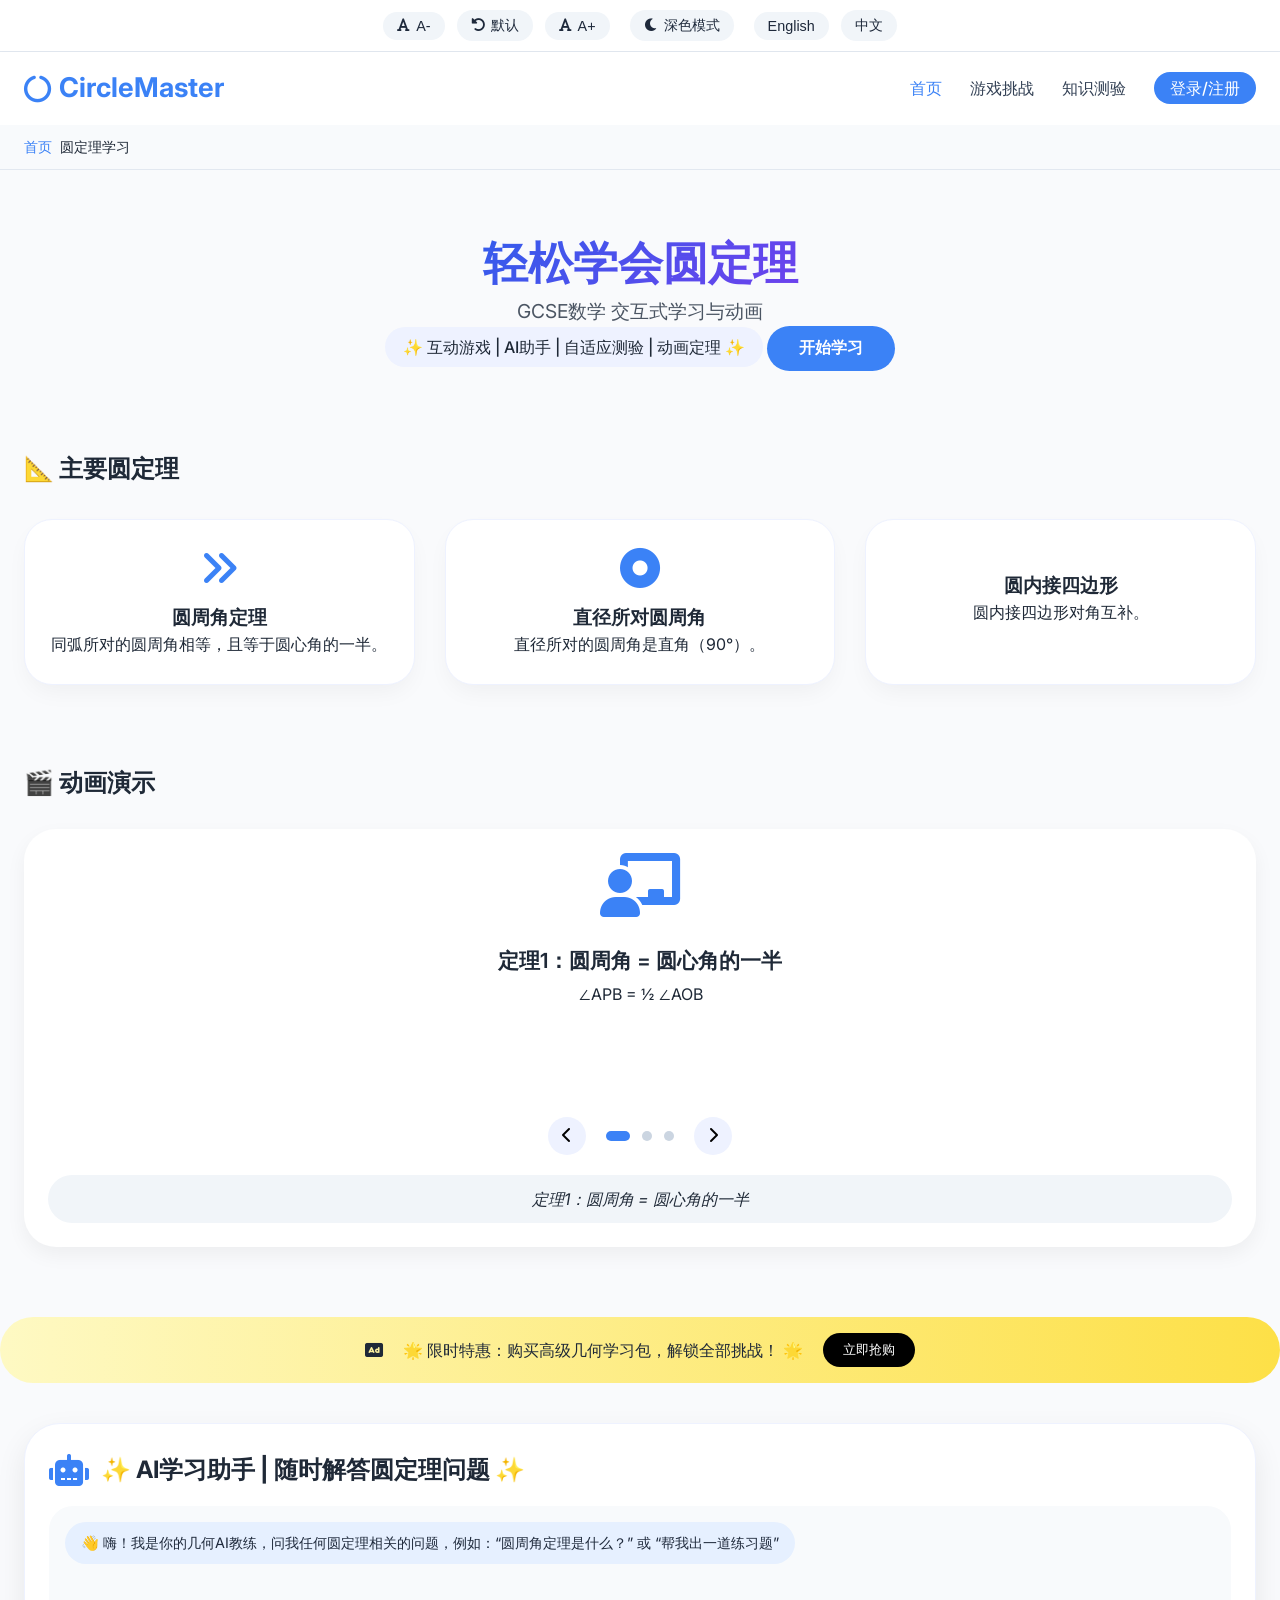
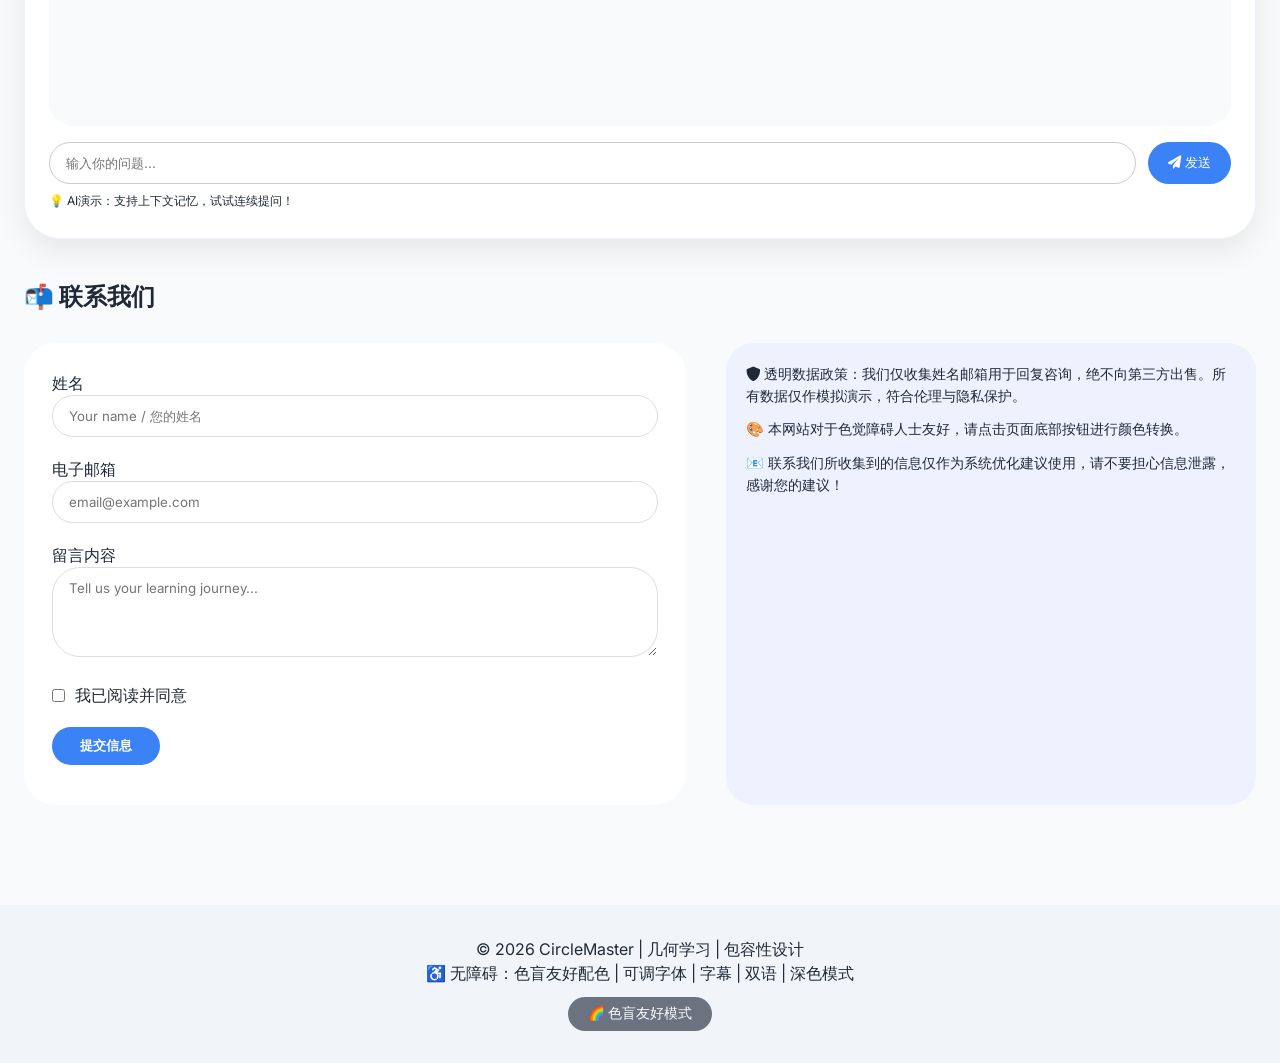
<file: v3homepage.html>
<!DOCTYPE html>
<html lang="zh-CN">
<head>
    <meta charset="UTF-8">
    <meta name="viewport" content="width=device-width, initial-scale=1.0, viewport-fit=cover">
    <title>CircleMaster | 圆定理交互学习平台 - Version 3</title>
    <!-- 外部 CSS 文件 -->
    <link rel="stylesheet" href="v3style.css">
    <!-- Font Awesome 6 -->
    <link rel="stylesheet" href="https://cdnjs.cloudflare.com/ajax/libs/font-awesome/6.0.0-beta3/css/all.min.css">
    <!-- Google Fonts -->
    <link href="https://fonts.googleapis.com/css2?family=Inter:opsz,wght@14..32,300;14..32,400;14..32,500;14..32,600;14..32,700&display=swap" rel="stylesheet">
</head>
<body>

<!-- 顶部工具栏 -->
<div class="top-toolbar" role="region" aria-label="辅助功能工具条">
    <div class="tool-group">
        <button id="decreaseFont" class="tool-btn" aria-label="减小字体"><i class="fas fa-font"></i> A-</button>
        <button id="resetFont" class="tool-btn" aria-label="重置字体"><i class="fas fa-undo-alt"></i> 默认</button>
        <button id="increaseFont" class="tool-btn" aria-label="增大字体"><i class="fas fa-font"></i> A+</button>
    </div>
    <div class="tool-group">
        <button id="darkModeToggle" class="tool-btn" aria-label="深色模式"><i class="fas fa-moon"></i> 深色模式</button>
    </div>
    <div class="tool-group">
        <button id="langEn" class="tool-btn lang-btn" data-lang="en">English</button>
        <button id="langZh" class="tool-btn lang-btn" data-lang="zh">中文</button>
    </div>
</div>

<header class="site-header">
    <div class="container">
        <div class="logo-container">
            <a href="#" class="logo-link" id="homeLink" aria-label="回到首页">
                <i class="fas fa-circle-notch"></i>
                <span data-i18n="site_name">CircleMaster</span>
            </a>
        </div>
        <nav class="main-nav" aria-label="主菜单">
            <ul>
                <li><a href="#" class="active" data-i18n="nav_home">首页</a></li>
                <li><a href="#" id="gameLinkPlaceholder" data-i18n="nav_game">游戏挑战</a></li>
                <li><a href="#" id="quizLinkPlaceholder" data-i18n="nav_quiz">知识测验</a></li>
                <li><a href="#" id="authBtn" class="auth-btn" data-i18n="login_register">登录/注册</a></li>
            </ul>
        </nav>
    </div>
</header>

<div class="breadcrumb-wrapper">
    <div class="container">
        <ul class="breadcrumb">
            <li><a href="#" data-i18n="home_breadcrumb">首页</a></li>
            <li><span data-i18n="current_breadcrumb">圆定理学习</span></li>
        </ul>
    </div>
</div>

<main>
    <!-- HERO 区：卖点 -->
    <section class="hero">
        <div class="container hero-content">
            <div class="hero-text">
                <h1 data-i18n="hero_title">Learn Circle Theorems Easily</h1>
                <p class="hero-sub" data-i18n="hero_subtitle">GCSE Math Interactive Learning And Animation</p>
                <p class="hero-selling" data-i18n="hero_usp">✨ 互动游戏 | AI智能助手 | 自适应测验 | 动画定理演示 ✨</p>
                <button id="startLearningBtn" class="btn-primary cta-btn" data-i18n="start_btn">开始学习</button>
            </div>
        </div>
    </section>

    <!-- 圆定理核心规则卡片 -->
    <section class="theorems-cards">
        <div class="container">
            <h2 id="theorems-heading" data-i18n="main_theorems_title">📐 主要圆定理</h2>
            <div class="cards-grid">
                <div class="card theorem-card">
                    <div class="card-icon"><i class="fas fa-angles-right"></i></div>
                    <h3 data-i18n="th1_title">圆周角定理</h3>
                    <p data-i18n="th1_desc">同弧所对的圆周角相等，且等于圆心角的一半。</p>
                </div>
                <div class="card theorem-card">
                    <div class="card-icon"><i class="fas fa-circle-dot"></i></div>
                    <h3 data-i18n="th2_title">直径所对圆周角</h3>
                    <p data-i18n="th2_desc">直径所对的圆周角是直角（90°）。</p>
                </div>
                <div class="card theorem-card">
                    <div class="card-icon"><i class="fas fa-chord"></i></div>
                    <h3 data-i18n="th3_title">圆内接四边形</h3>
                    <p data-i18n="th3_desc">圆内接四边形对角互补，外角等于内对角。</p>
                </div>
            </div>
        </div>
    </section>

    <!-- 动画/幻灯片展示圆定理（带字幕） -->
    <section class="watch-learn">
        <div class="container">
            <h2 data-i18n="watch_title">🎬 Watch & Learn | 动画演示</h2>
            <div class="slider-container">
                <div class="slider" id="theoremSlider">
                    <div class="slide active">
                        <div class="slide-graphic"><i class="fas fa-chalkboard-user"></i></div>
                        <div class="slide-caption" data-i18n="slide1_caption">定理1：圆周角 = 圆心角的一半 (同弧)</div>
                        <div class="slide-sub" data-i18n="slide1_detail">∠APB = ½ ∠AOB，点P在圆上同弧AB。</div>
                    </div>
                    <div class="slide">
                        <div class="slide-graphic"><i class="fas fa-chart-line"></i></div>
                        <div class="slide-caption" data-i18n="slide2_caption">定理2：直径所对的圆周角 = 90°</div>
                        <div class="slide-sub" data-i18n="slide2_detail">若AB为直径，则∠ACB = 90°。</div>
                    </div>
                    <div class="slide">
                        <div class="slide-graphic"><i class="fas fa-shapes"></i></div>
                        <div class="slide-caption" data-i18n="slide3_caption">定理3：圆内接四边形对角互补</div>
                        <div class="slide-sub" data-i18n="slide3_detail">∠A + ∠C = 180°, ∠B + ∠D = 180°。</div>
                    </div>
                </div>
                <div class="slider-controls">
                    <button class="slider-btn prev" id="prevSlide"><i class="fas fa-chevron-left"></i></button>
                    <div class="slide-dots" id="slideDots"></div>
                    <button class="slider-btn next" id="nextSlide"><i class="fas fa-chevron-right"></i></button>
                </div>
                <div class="subtitle-track" aria-live="polite">
                    <span id="liveSubtitle" data-i18n="slide1_caption">定理1：圆周角 = 圆心角的一半 (同弧)</span>
                </div>
            </div>
        </div>
    </section>

    <!-- 广告横幅 / 盈利机制 -->
    <div class="ads-banner">
        <div class="container ads-content">
            <i class="fas fa-ad"></i>
            <span data-i18n="ad_text">🌟 限时特惠：购买高级几何学习包，解锁全部挑战！ 🌟</span>
            <button class="ad-btn" data-i18n="ad_btn">立即抢购</button>
        </div>
    </div>

    <!-- AI 聊天机器人（增强版：支持上下文记忆） -->
    <section class="ai-assistant-section">
        <div class="container">
            <div class="ai-chatbot-card" id="aiAssistantCard">
                <div class="ai-header">
                    <i class="fas fa-robot"></i>
                    <span data-i18n="ai_greeting">✨ AI 学习助手 | 随时解答圆定理问题 ✨</span>
                </div>
                <div class="chat-messages-card" id="aiChatMessages">
                    <div class="bot-msg">👋 嗨！我是你的几何AI教练，问我任何圆定理相关的问题，例如：“圆周角定理是什么？” 或 “帮我出一道练习题”</div>
                </div>
                <div class="ai-input-group">
                    <input type="text" id="aiUserInput" placeholder="输入你的问题..." aria-label="向AI提问">
                    <button id="aiSendBtn"><i class="fas fa-paper-plane"></i> 发送</button>
                </div>
                <p class="form-feedback" style="font-size:12px; margin-top:8px;" data-i18n="ai_disclaimer">💡 AI演示：支持上下文记忆，试试连续提问！</p>
            </div>
        </div>
    </section>

    <!-- 联系表单（增强验证与成功提示） -->
    <section class="contact-section">
        <div class="container">
            <h2 data-i18n="contact_title">📬 联系我们</h2>
            <div class="contact-wrapper">
                <form id="contactForm" class="contact-form" novalidate>
                    <div class="form-group">
                        <label for="name" data-i18n="form_name">姓名</label>
                        <input type="text" id="name" placeholder="Your name / 您的姓名" required>
                        <div class="field-error" id="nameError"></div>
                    </div>
                    <div class="form-group">
                        <label for="email" data-i18n="form_email">电子邮箱</label>
                        <input type="email" id="email" placeholder="email@example.com" required>
                        <div class="field-error" id="emailError"></div>
                    </div>
                    <div class="form-group">
                        <label for="message" data-i18n="form_message">留言内容</label>
                        <textarea id="message" rows="4" placeholder="Tell us your learning journey..." required></textarea>
                        <div class="field-error" id="messageError"></div>
                    </div>
                    <div class="form-policy">
                        <input type="checkbox" id="policyConsent" required>
                        <label for="policyConsent" data-i18n="policy_consent">我已阅读并同意<strong data-i18n="policy_link">数据隐私政策</strong>（演示用途）</label>
                        <div class="field-error" id="policyError"></div>
                    </div>
                    <button type="submit" class="btn-secondary" data-i18n="submit_btn">提交信息</button>
                    <p id="formFeedback" class="form-feedback success-message"></p>
                </form>
                <div class="data-transparency" id="dataPolicyBox">
                    <p><i class="fas fa-shield-alt"></i> <span data-i18n="data_policy_text">透明数据政策：我们仅收集姓名邮箱用于回复咨询，绝不向第三方出售。所有数据仅作模拟演示，符合伦理与隐私保护。</span></p>
                    <p><span data-i18n="colorblind_notice">🎨 本网站对于色觉障碍人士友好，请点击页面底部按钮进行颜色转换。</span></p>
                    <p><span data-i18n="contact_opt_notice">📧 联系我们所收集到的信息仅作为系统优化建议使用，请不要担心信息泄露，感谢您的建议！</span></p>
                </div>
            </div>
        </div>
    </section>
</main>

<footer class="site-footer">
    <div class="container">
        <p data-i18n="footer_copyright">© 2026 CircleMaster | 几何交互学习 | 包容性设计 | GCSE圆定理</p>
        <p data-i18n="footer_ethical">♿ 无障碍设计：色盲友好配色 | 可调字体 | 字幕支持 | 中英双语 | 暗色模式</p>
        <div class="footer-buttons">
            <button id="colorblindToggleBtn" class="colorblind-toggle" data-i18n="colorblind_btn">🌈 色盲友好模式 / Colorblind Mode</button>
        </div>
    </div>
</footer>

<!-- 登录/注册模态框（附加功能） -->
<div id="authModal" class="modal">
    <div class="modal-content">
        <div class="modal-header">
            <h3 data-i18n="modal_title">账户访问</h3>
            <button class="close-modal" id="closeModalBtn">&times;</button>
        </div>
        <div class="tab-buttons">
            <button class="tab-btn active" data-tab="login" data-i18n="login_tab">登录</button>
            <button class="tab-btn" data-tab="register" data-i18n="register_tab">注册</button>
        </div>
        <div id="loginPane" class="tab-pane active">
            <form id="loginForm" class="auth-form">
                <div class="form-group">
                    <input type="email" id="loginEmail" placeholder="电子邮箱" required>
                </div>
                <div class="form-group">
                    <input type="password" id="loginPassword" placeholder="密码" required>
                </div>
                <button type="submit" class="btn-primary" style="width:100%" data-i18n="login_btn">登录</button>
                <span id="loginError" class="auth-error"></span>
            </form>
        </div>
        <div id="registerPane" class="tab-pane">
            <form id="registerForm" class="auth-form">
                <div class="form-group">
                    <input type="text" id="regName" placeholder="用户名" required>
                </div>
                <div class="form-group">
                    <input type="email" id="regEmail" placeholder="电子邮箱" required>
                </div>
                <div class="form-group">
                    <input type="password" id="regPassword" placeholder="密码 (至少6位)" required>
                </div>
                <div class="form-group">
                    <input type="password" id="regConfirm" placeholder="确认密码" required>
                </div>
                <button type="submit" class="btn-primary" style="width:100%" data-i18n="register_btn">注册新账户</button>
                <span id="registerError" class="auth-error"></span>
            </form>
        </div>
    </div>
</div>

<script src="v3script.js"></script>
</body>
</html>
</file>
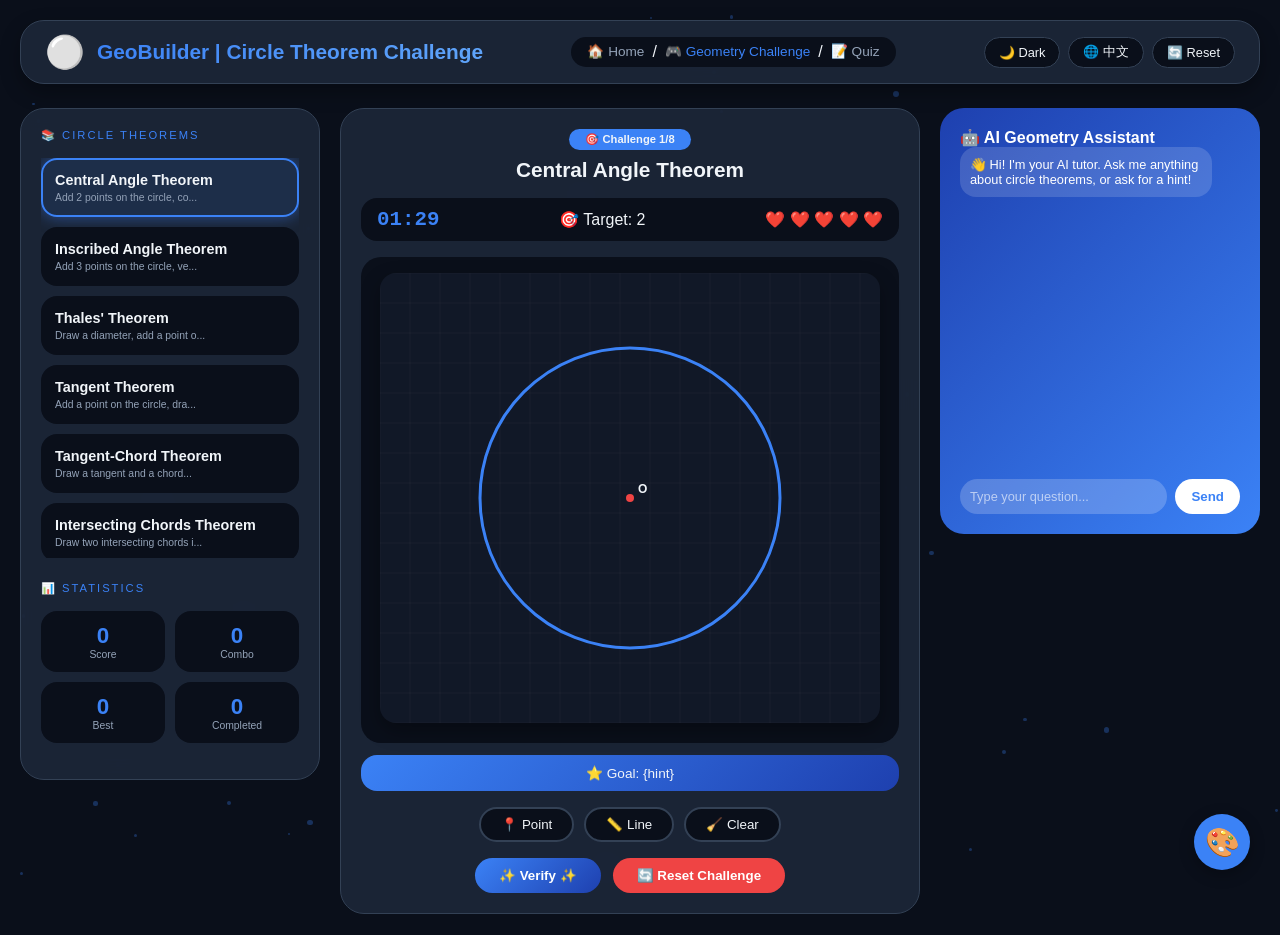
<file: v4_gamr.html>
<!DOCTYPE html>
<html lang="en">
<head>
    <meta charset="UTF-8">
    <meta name="viewport" content="width=device-width, initial-scale=1.0, user-scalable=yes">
    <title>GeoBuilder | Circle Theorem Challenge - Final Version</title>
    <style>
        * {
            margin: 0;
            padding: 0;
            box-sizing: border-box;
        }

        /* CSS 变量 - 支持动态主题色和明暗模式 */
        :root {
            --bg-primary: #0a0f1a;
            --bg-secondary: #111827;
            --card-bg: rgba(30, 41, 59, 0.85);
            --text-primary: #f1f5f9;
            --text-secondary: #94a3b8;
            --accent: #3b82f6;
            --accent-light: #60a5fa;
            --accent-dark: #1e40af;
            --success: #10b981;
            --danger: #ef4444;
            --warning: #f59e0b;
            --border: #334155;
            --shadow: 0 8px 20px rgba(0,0,0,0.3);
            --glow: 0 0 15px rgba(59,130,246,0.5);
            --radius: 24px;
            --transition: all 0.2s ease;
        }

        [data-theme="light"] {
            --bg-primary: #f1f5f9;
            --bg-secondary: #ffffff;
            --card-bg: rgba(255,255,255,0.9);
            --text-primary: #0f172a;
            --text-secondary: #475569;
            --border: #e2e8f0;
            --shadow: 0 8px 20px rgba(0,0,0,0.1);
        }

        [data-accent="purple"] { --accent: #8b5cf6; --accent-light: #a78bfa; --accent-dark: #6d28d9; }
        [data-accent="green"] { --accent: #10b981; --accent-light: #34d399; --accent-dark: #059669; }
        [data-accent="orange"] { --accent: #f97316; --accent-light: #fb923c; --accent-dark: #ea580c; }
        [data-accent="pink"] { --accent: #ec489a; --accent-light: #f472b6; --accent-dark: #db2777; }
        [data-accent="cyan"] { --accent: #06b6d4; --accent-light: #22d3ee; --accent-dark: #0891b2; }

        body {
            font-family: 'Inter', -apple-system, BlinkMacSystemFont, 'Segoe UI', sans-serif;
            background: var(--bg-primary);
            color: var(--text-primary);
            transition: var(--transition);
            overflow-x: hidden;
        }

        /* 粒子背景 */
        .particles {
            position: fixed;
            top: 0;
            left: 0;
            width: 100%;
            height: 100%;
            pointer-events: none;
            z-index: 0;
            overflow: hidden;
        }
        .particle {
            position: absolute;
            background: var(--accent);
            border-radius: 50%;
            opacity: 0.3;
            animation: floatParticle 20s infinite ease-in-out;
        }
        @keyframes floatParticle {
            0% { transform: translateY(0) translateX(0) rotate(0deg); opacity: 0; }
            10% { opacity: 0.4; }
            90% { opacity: 0.4; }
            100% { transform: translateY(-200px) translateX(100px) rotate(360deg); opacity: 0; }
        }

        .game-container {
            position: relative;
            z-index: 1;
            max-width: 1400px;
            margin: 0 auto;
            padding: 20px;
            min-height: 100vh;
        }

        /* 头部导航 */
        .top-nav {
            backdrop-filter: blur(12px);
            background: var(--card-bg);
            border-radius: var(--radius);
            padding: 12px 24px;
            margin-bottom: 24px;
            display: flex;
            justify-content: space-between;
            align-items: center;
            flex-wrap: wrap;
            gap: 16px;
            border: 1px solid var(--border);
            box-shadow: var(--shadow);
        }
        .logo-area {
            display: flex;
            align-items: center;
            gap: 12px;
            cursor: pointer;
        }
        .logo-icon {
            font-size: 32px;
            animation: bounce 2s infinite;
        }
        @keyframes bounce {
            0%,100%{ transform: translateY(0); }
            50%{ transform: translateY(-4px); }
        }
        .logo-text {
            font-size: 1.3rem;
            font-weight: 700;
            background: linear-gradient(135deg, var(--accent), var(--accent-light));
            -webkit-background-clip: text;
            background-clip: text;
            color: transparent;
        }
        .breadcrumb {
            display: flex;
            gap: 8px;
            background: var(--bg-primary);
            padding: 6px 16px;
            border-radius: 40px;
        }
        .breadcrumb-item {
            cursor: pointer;
            color: var(--text-secondary);
            font-size: 0.85rem;
            transition: var(--transition);
        }
        .breadcrumb-item:hover, .breadcrumb-item.active {
            color: var(--accent);
        }
        .controls-group {
            display: flex;
            gap: 8px;
        }
        .icon-btn {
            background: var(--bg-primary);
            border: 1px solid var(--border);
            border-radius: 40px;
            padding: 6px 14px;
            cursor: pointer;
            color: var(--text-primary);
            font-size: 0.8rem;
            transition: var(--transition);
        }
        .icon-btn:hover {
            background: var(--accent);
            color: white;
            transform: translateY(-2px);
        }

        /* 悬浮调色板按钮 */
        .floating-palette {
            position: fixed;
            bottom: 30px;
            right: 30px;
            width: 56px;
            height: 56px;
            border-radius: 50%;
            background: var(--accent);
            color: white;
            display: flex;
            align-items: center;
            justify-content: center;
            font-size: 28px;
            cursor: pointer;
            box-shadow: 0 4px 15px rgba(0,0,0,0.3);
            z-index: 1000;
            transition: transform 0.2s, background 0.2s;
            border: none;
        }
        .floating-palette:hover {
            transform: scale(1.1);
            background: var(--accent-light);
        }
        /* 悬浮颜色选择面板 */
        .floating-color-panel {
            position: fixed;
            bottom: 100px;
            right: 30px;
            background: var(--card-bg);
            backdrop-filter: blur(12px);
            border-radius: 28px;
            padding: 16px;
            border: 1px solid var(--border);
            display: none;
            gap: 12px;
            flex-wrap: wrap;
            width: 260px;
            z-index: 1001;
            box-shadow: var(--shadow);
            animation: fadeInUp 0.2s ease;
        }
        .floating-color-panel.show {
            display: flex;
        }
        .floating-color-panel .color-option {
            width: 48px;
            height: 48px;
            border-radius: 50%;
            cursor: pointer;
            border: 2px solid transparent;
            transition: 0.1s;
        }
        .floating-color-panel .color-option:hover {
            transform: scale(1.1);
        }
        .floating-color-panel .color-option.active {
            border-color: white;
            box-shadow: 0 0 8px currentColor;
        }
        @keyframes fadeInUp {
            from { opacity: 0; transform: translateY(20px); }
            to { opacity: 1; transform: translateY(0); }
        }

        /* 三栏布局 */
        .main-layout {
            display: grid;
            grid-template-columns: 300px 1fr 320px;
            gap: 20px;
        }

        /* 左侧面板 */
        .left-panel {
            backdrop-filter: blur(12px);
            background: var(--card-bg);
            border-radius: var(--radius);
            padding: 20px;
            border: 1px solid var(--border);
            height: fit-content;
        }
        .section-title {
            font-size: 0.7rem;
            text-transform: uppercase;
            letter-spacing: 2px;
            color: var(--accent);
            margin-bottom: 16px;
        }
        .theorem-grid {
            display: grid;
            gap: 10px;
            max-height: 400px;
            overflow-y: auto;
            margin-bottom: 24px;
        }
        .theorem-card {
            background: var(--bg-primary);
            border-radius: 16px;
            padding: 12px;
            cursor: pointer;
            transition: var(--transition);
            border: 2px solid transparent;
            position: relative;
        }
        .theorem-card.active {
            border-color: var(--accent);
            background: rgba(var(--accent-rgb, 59,130,246), 0.1);
            box-shadow: var(--glow);
        }
        .theorem-card.completed {
            border-color: var(--success);
            opacity: 0.8;
        }
        .theorem-card.completed::after {
            content: "✓";
            position: absolute;
            top: 8px;
            right: 12px;
            color: var(--success);
            font-weight: bold;
        }
        .theorem-name {
            font-weight: 700;
            font-size: 0.9rem;
        }
        .theorem-desc {
            font-size: 0.65rem;
            color: var(--text-secondary);
            margin-top: 4px;
        }
        .stats-grid {
            display: grid;
            grid-template-columns: repeat(2, 1fr);
            gap: 10px;
            margin: 16px 0;
        }
        .stat-card {
            background: var(--bg-primary);
            border-radius: 16px;
            padding: 12px;
            text-align: center;
        }
        .stat-value {
            font-size: 1.4rem;
            font-weight: 700;
            color: var(--accent);
        }
        .stat-label {
            font-size: 0.65rem;
            color: var(--text-secondary);
        }

        /* 中间游戏区 */
        .game-panel {
            backdrop-filter: blur(12px);
            background: var(--card-bg);
            border-radius: var(--radius);
            padding: 20px;
            border: 1px solid var(--border);
        }
        .challenge-header {
            text-align: center;
            margin-bottom: 16px;
        }
        .challenge-badge {
            background: var(--accent);
            padding: 4px 16px;
            border-radius: 40px;
            font-size: 0.7rem;
            font-weight: 600;
            margin-bottom: 8px;
            display: inline-block;
        }
        .challenge-title {
            font-size: 1.3rem;
            font-weight: 700;
        }
        .game-status {
            background: var(--bg-primary);
            border-radius: 16px;
            padding: 10px 16px;
            margin-bottom: 16px;
            display: flex;
            justify-content: space-between;
            align-items: center;
            flex-wrap: wrap;
            gap: 10px;
        }
        .timer {
            font-size: 1.3rem;
            font-weight: 700;
            font-family: monospace;
            color: var(--accent);
        }
        .timer.warning {
            color: var(--danger);
            animation: pulse 0.5s infinite;
        }
        @keyframes pulse {
            0%,100%{ opacity: 1; }
            50%{ opacity: 0.6; }
        }
        .lives { display: flex; gap: 4px; }
        .canvas-area {
            background: var(--bg-primary);
            border-radius: 20px;
            padding: 16px;
            text-align: center;
        }
        canvas {
            background: var(--bg-secondary);
            border-radius: 16px;
            box-shadow: var(--shadow);
            cursor: crosshair;
            max-width: 100%;
            height: auto;
        }
        canvas.shake { animation: shake 0.3s ease; }
        canvas.celebrate { animation: celebrate 0.5s ease; }
        @keyframes shake {
            0%,100%{ transform: translateX(0); }
            25%{ transform: translateX(-5px); }
            75%{ transform: translateX(5px); }
        }
        @keyframes celebrate {
            0%{ transform: scale(1); }
            50%{ transform: scale(1.02); box-shadow: 0 0 30px var(--accent); }
            100%{ transform: scale(1); }
        }
        .toolbar {
            display: flex;
            gap: 10px;
            justify-content: center;
            margin: 16px 0;
            flex-wrap: wrap;
        }
        .tool-btn {
            background: var(--bg-primary);
            border: 2px solid var(--border);
            border-radius: 40px;
            padding: 8px 20px;
            cursor: pointer;
            transition: var(--transition);
            color: var(--text-primary);
        }
        .tool-btn.active {
            background: var(--accent);
            border-color: var(--accent);
            color: white;
            transform: scale(1.05);
        }
        .goal-hint {
            background: linear-gradient(135deg, var(--accent), var(--accent-dark));
            border-radius: 16px;
            padding: 10px 16px;
            margin: 12px 0;
            text-align: center;
            font-size: 0.85rem;
        }
        .action-buttons {
            display: flex;
            gap: 12px;
            justify-content: center;
            margin-top: 16px;
        }
        .primary-btn {
            background: linear-gradient(135deg, var(--accent), var(--accent-dark));
            color: white;
            border: none;
            padding: 10px 24px;
            border-radius: 40px;
            font-weight: 600;
            cursor: pointer;
            transition: var(--transition);
        }
        .primary-btn:hover {
            transform: translateY(-2px);
            filter: brightness(1.05);
        }

        /* 右侧AI面板 */
        .right-panel {
            backdrop-filter: blur(12px);
            background: linear-gradient(135deg, var(--accent-dark), var(--accent));
            border-radius: var(--radius);
            padding: 20px;
            color: white;
            height: fit-content;
        }
        .chat-messages {
            height: 320px;
            overflow-y: auto;
            display: flex;
            flex-direction: column;
            gap: 10px;
            margin-bottom: 12px;
        }
        .chat-message {
            padding: 10px;
            border-radius: 16px;
            max-width: 90%;
            font-size: 0.8rem;
        }
        .chat-message.user {
            background: rgba(255,255,255,0.2);
            align-self: flex-end;
        }
        .chat-message.ai {
            background: rgba(255,255,255,0.15);
            align-self: flex-start;
        }
        .chat-input-area {
            display: flex;
            gap: 8px;
            margin-top: 12px;
        }
        .chat-input {
            flex: 1;
            padding: 10px;
            border: none;
            border-radius: 40px;
            background: rgba(255,255,255,0.2);
            color: white;
            outline: none;
            font-size: 0.8rem;
        }
        .chat-input::placeholder {
            color: rgba(255,255,255,0.6);
        }
        .chat-send {
            padding: 8px 16px;
            background: white;
            border: none;
            border-radius: 40px;
            color: var(--accent);
            font-weight: bold;
            cursor: pointer;
        }

        /* 模态框 */
        .modal {
            position: fixed;
            top: 0;
            left: 0;
            width: 100%;
            height: 100%;
            background: rgba(0,0,0,0.7);
            backdrop-filter: blur(8px);
            display: flex;
            align-items: center;
            justify-content: center;
            z-index: 1000;
            opacity: 0;
            visibility: hidden;
            transition: all 0.3s;
        }
        .modal.active {
            opacity: 1;
            visibility: visible;
        }
        .modal-content {
            background: var(--card-bg);
            border-radius: 32px;
            padding: 32px;
            text-align: center;
            max-width: 400px;
            border: 1px solid var(--accent);
        }

        @media (max-width: 1000px) {
            .main-layout { grid-template-columns: 1fr; }
            .floating-palette { bottom: 20px; right: 20px; width: 48px; height: 48px; font-size: 24px; }
            .floating-color-panel { bottom: 80px; right: 20px; width: 220px; }
        }
    </style>
</head>
<body>
<div class="particles" id="particles"></div>
<div class="game-container">
    <div class="top-nav">
        <div class="logo-area">
            <span class="logo-icon">⚪</span>
            <span class="logo-text">GeoBuilder | Circle Theorem Challenge</span>
        </div>
        <div class="breadcrumb">
            <span class="breadcrumb-item" data-page="home">🏠 Home</span>
            <span class="breadcrumb-sep">/</span>
            <span class="breadcrumb-item active" data-page="game">🎮 Geometry Challenge</span>
            <span class="breadcrumb-sep">/</span>
            <span class="breadcrumb-item" data-page="quiz">📝 Quiz</span>
        </div>
        <div class="controls-group">
            <button class="icon-btn" id="themeToggleBtn">🌙 Dark</button>
            <button class="icon-btn" id="langToggleBtn">🌐 中文</button>
            <button class="icon-btn" id="resetProgressBtn">🔄 Reset</button>
        </div>
    </div>

    <div class="main-layout">
        <!-- 左侧：定理列表 -->
        <div class="left-panel">
            <div class="section-title">📚 Circle Theorems</div>
            <div class="theorem-grid" id="theoremGrid"></div>
            <div class="section-title">📊 Statistics</div>
            <div class="stats-grid">
                <div class="stat-card"><div class="stat-value" id="scoreValue">0</div><div class="stat-label">Score</div></div>
                <div class="stat-card"><div class="stat-value" id="streakValue">0</div><div class="stat-label">Combo</div></div>
                <div class="stat-card"><div class="stat-value" id="highScoreValue">0</div><div class="stat-label">Best</div></div>
                <div class="stat-card"><div class="stat-value" id="completedValue">0</div><div class="stat-label">Completed</div></div>
            </div>
        </div>

        <!-- 中间：游戏区 -->
        <div class="game-panel">
            <div class="challenge-header">
                <span class="challenge-badge" id="levelBadge">🎯 Challenge 1/8</span>
                <h2 class="challenge-title" id="challengeTitle">Central Angle Theorem</h2>
            </div>
            <div class="game-status">
                <div class="timer" id="timerDisplay">01:30</div>
                <div class="score-display" id="targetDisplay">🎯 Target: 2 points</div>
                <div class="lives" id="livesDisplay">❤️ ❤️ ❤️ ❤️ ❤️</div>
            </div>
            <div class="canvas-area">
                <canvas id="gameCanvas" width="500" height="450" style="width:100%; height:auto; max-width:500px; aspect-ratio:500/450"></canvas>
            </div>
            <div class="goal-hint" id="goalHint">⭐ Goal: Add 2 points on the circle, then click Verify!</div>
            <div class="toolbar">
                <button class="tool-btn" data-tool="point">📍 Point</button>
                <button class="tool-btn" data-tool="line">📏 Line</button>
                <button class="tool-btn" data-tool="clear">🧹 Clear</button>
            </div>
            <div class="action-buttons">
                <button class="primary-btn" id="submitBtn">✨ Verify ✨</button>
                <button class="primary-btn" id="resetBtn" style="background: var(--danger);">🔄 Reset Challenge</button>
            </div>
        </div>

        <!-- 右侧：AI助手 -->
        <div class="right-panel">
            <h4>🤖 AI Geometry Assistant</h4>
            <div class="chat-messages" id="chatMessages">
                <div class="chat-message ai">👋 Hi! I'm your AI tutor. Ask me anything about circle theorems, or ask for a hint!</div>
            </div>
            <div class="chat-input-area">
                <input type="text" class="chat-input" id="chatInput" placeholder="Type your question...">
                <button class="chat-send" id="chatSendBtn">Send</button>
            </div>
        </div>
    </div>
</div>

<!-- 悬浮调色板按钮 -->
<div class="floating-palette" id="floatingPaletteBtn">🎨</div>
<div class="floating-color-panel" id="floatingColorPanel">
    <div class="color-option" data-color="blue" style="background: #3b82f6;"></div>
    <div class="color-option" data-color="purple" style="background: #8b5cf6;"></div>
    <div class="color-option" data-color="green" style="background: #10b981;"></div>
    <div class="color-option" data-color="orange" style="background: #f97316;"></div>
    <div class="color-option" data-color="pink" style="background: #ec489a;"></div>
    <div class="color-option" data-color="cyan" style="background: #06b6d4;"></div>
</div>

<!-- 胜利模态框 -->
<div class="modal" id="victoryModal">
    <div class="modal-content">
        <div style="font-size: 48px;">🏆</div>
        <h2>Challenge Complete!</h2>
        <p id="modalMessage">Perfect! +100 points</p>
        <button class="primary-btn" id="nextBtn" style="margin-top: 16px;">Next Challenge →</button>
    </div>
</div>

<script>
    // ========== 语言包 ==========
    const translations = {
        en: {
            theorems: ["Central Angle Theorem", "Inscribed Angle Theorem", "Thales' Theorem", "Tangent Theorem", "Tangent-Chord Theorem", "Intersecting Chords Theorem", "Secant-Tangent Theorem", "Power of a Point"],
            hints: ["Add 2 points on the circle, connect to center", "Add 3 points on the circle, vertex on circle", "Draw a diameter, add a point on the circle", "Add a point on the circle, draw a line perpendicular to the radius", "Draw a tangent and a chord", "Draw two intersecting chords inside the circle", "Draw a tangent and a secant from an external point", "Draw a point outside the circle, connect to center"],
            formulas: ["∠AOB = measure of arc AB", "∠ACB = ½ × arc AB", "Angle in semicircle = 90°", "Tangent ⟂ Radius", "Tangent-chord angle = inscribed angle", "PA × PB = PC × PD", "PT² = PA × PB", "Power = OP² - R²"],
            goal: "⭐ Goal: {hint}", correct: "✓ Correct! +{score} points", wrong: "✗ Wrong! Need {need} more points", gameWin: "🎉 Congratulations! You completed all challenges! 🎉", target: "Target", perfectBonus: "✨ Perfect bonus! +50 points", timeBonus: "⏰ Time bonus! +{bonus} points", comboBonus: "🔥 Combo bonus! +{bonus} points"
        },
        zh: {
            theorems: ["圆心角定理", "圆周角定理", "直径定理", "切线定理", "弦切角定理", "相交弦定理", "切割线定理", "圆幂定理"],
            hints: ["在圆上添加2个点，连接圆心", "在圆上添加3个点，顶点在圆上", "画一条直径，在圆上添加一个点", "在圆上添加点，画垂直于半径的线", "画一条切线和一条弦", "画两条相交于圆内的弦", "从圆外一点画切线和割线", "在圆外画一点，连接圆心"],
            formulas: ["∠AOB = 弧AB度数", "∠ACB = ½ × 弧AB", "直径所对圆周角 = 90°", "切线 ⊥ 半径", "弦切角 = 圆周角", "PA×PB = PC×PD", "PT² = PA×PB", "圆幂 = OP² - R²"],
            goal: "⭐ 目标：{hint}", correct: "✓ 正确！+{score}分", wrong: "✗ 错误！还需要{need}个点", gameWin: "🎉 恭喜完成所有挑战！🎉", target: "目标", perfectBonus: "✨ 完美加成！+50分", timeBonus: "⏰ 时间加成！+{bonus}分", comboBonus: "🔥 连击加成！+{bonus}分"
        }
    };

    const challenges = [
        { nameKey:0, hintKey:0, formulaKey:0, targetPoints:2, needLine:false, timeLimit:90, baseScore:100 },
        { nameKey:1, hintKey:1, formulaKey:1, targetPoints:3, needLine:false, timeLimit:80, baseScore:110 },
        { nameKey:2, hintKey:2, formulaKey:2, targetPoints:2, needLine:true,  timeLimit:75, baseScore:120 },
        { nameKey:3, hintKey:3, formulaKey:3, targetPoints:1, needLine:true,  timeLimit:70, baseScore:130 },
        { nameKey:4, hintKey:4, formulaKey:4, targetPoints:2, needLine:true,  timeLimit:65, baseScore:140 },
        { nameKey:5, hintKey:5, formulaKey:5, targetPoints:2, needLine:true,  timeLimit:60, baseScore:150 },
        { nameKey:6, hintKey:6, formulaKey:6, targetPoints:2, needLine:true,  timeLimit:55, baseScore:160 },
        { nameKey:7, hintKey:7, formulaKey:7, targetPoints:1, needLine:false, timeLimit:50, baseScore:200 }
    ];

    let currentLang = 'en', currentTheme = 'dark', currentAccent = 'blue';
    let currentChallenge = 0, score = 0, highScore = 0, streak = 0, lives = 5, timeLeft = 90, timerInterval = null, gameActive = true;
    let completedChallenges = [];
    let canvas, ctx, centerX, centerY, radius;
    let points = [], lines = [], currentTool = 'point', tempLineStart = null;

    function t(key, ...args) { let text = translations[currentLang][key] || key; for(let i=0;i<args.length;i++) text = text.replace(`{${i===0?'score':i===1?'bonus':'need'}}`, args[i]); return text; }
    function getCurrentHint() { return translations[currentLang].hints[challenges[currentChallenge].hintKey]; }
    function getCurrentFormula() { return translations[currentLang].formulas[challenges[currentChallenge].formulaKey]; }
    function getCurrentTheoremName() { return translations[currentLang].theorems[challenges[currentChallenge].nameKey]; }
    function getCurrentTargetPoints() { return challenges[currentChallenge].targetPoints; }
    function getCurrentNeedLine() { return challenges[currentChallenge].needLine; }
    function getCurrentBaseScore() { return challenges[currentChallenge].baseScore; }
    function getCurrentTimeLimit() { return challenges[currentChallenge].timeLimit; }

    function init() {
        canvas = document.getElementById('gameCanvas');
        ctx = canvas.getContext('2d');
        canvas.width = 500; canvas.height = 450;
        centerX = canvas.width/2; centerY = canvas.height/2; radius = 150;
        loadSavedData(); createParticles(); renderTheoremGrid(); setupEventListeners(); drawBaseCircle(); loadSavedSettings(); updateUI(); startTimer();
    }
    function createParticles() {
        const container = document.getElementById('particles'); container.innerHTML = '';
        for(let i=0;i<60;i++) {
            let p = document.createElement('div'); p.className = 'particle';
            let s = Math.random()*4+2; p.style.width = s+'px'; p.style.height = s+'px';
            p.style.left = Math.random()*100+'%'; p.style.top = Math.random()*100+'%';
            p.style.animationDelay = Math.random()*20+'s'; p.style.animationDuration = Math.random()*15+10+'s';
            container.appendChild(p);
        }
    }
    function loadSavedData() {
        let saved = localStorage.getItem('geo_final_score'); if(saved) score = parseInt(saved);
        saved = localStorage.getItem('geo_final_high'); if(saved) highScore = parseInt(saved);
        saved = localStorage.getItem('geo_final_completed'); if(saved) completedChallenges = JSON.parse(saved);
        saved = localStorage.getItem('geo_final_streak'); if(saved) streak = parseInt(saved);
    }
    function saveProgress() {
        localStorage.setItem('geo_final_score', score);
        if(score > highScore) { highScore = score; localStorage.setItem('geo_final_high', highScore); }
        localStorage.setItem('geo_final_completed', JSON.stringify(completedChallenges));
        localStorage.setItem('geo_final_streak', streak);
    }
    function resetAllProgress() { if(confirm(currentLang==='en'?'Reset all progress?':'重置所有进度？')) { score=0; highScore=0; streak=0; completedChallenges=[]; currentChallenge=0; saveProgress(); resetChallenge(); renderTheoremGrid(); updateUI(); showToast(currentLang==='en'?'Progress reset!':'进度已重置','info'); } }
    function renderTheoremGrid() {
        const grid = document.getElementById('theoremGrid'); grid.innerHTML = '';
        translations[currentLang].theorems.forEach((name, idx) => {
            let card = document.createElement('div'); card.className = `theorem-card ${currentChallenge===idx?'active':''} ${completedChallenges.includes(idx)?'completed':''}`;
            card.innerHTML = `<div class="theorem-name">${name}</div><div class="theorem-desc">${translations[currentLang].hints[idx].substring(0,30)}...</div>`;
            card.onclick = () => { if(gameActive || currentChallenge===idx) { currentChallenge=idx; resetChallenge(); renderTheoremGrid(); updateUI(); } else showToast(currentLang==='en'?'Game over! Click Reset Challenge.':'游戏结束！点击重置挑战。','error'); };
            grid.appendChild(card);
        });
    }
    function setupEventListeners() {
        document.querySelectorAll('.tool-btn').forEach(btn => btn.addEventListener('click', () => { document.querySelectorAll('.tool-btn').forEach(b=>b.classList.remove('active')); btn.classList.add('active'); currentTool = btn.dataset.tool; }));
        canvas.addEventListener('click', handleCanvasClick);
        document.getElementById('submitBtn').addEventListener('click', submitConstruction);
        document.getElementById('resetBtn').addEventListener('click', () => resetChallenge());
        document.getElementById('nextBtn').addEventListener('click', nextChallenge);
        document.getElementById('resetProgressBtn').addEventListener('click', resetAllProgress);
        document.getElementById('themeToggleBtn').addEventListener('click', toggleTheme);
        document.getElementById('langToggleBtn').addEventListener('click', toggleLang);
        
        // 悬浮调色板事件
        const floatingBtn = document.getElementById('floatingPaletteBtn');
        const floatingPanel = document.getElementById('floatingColorPanel');
        floatingBtn.addEventListener('click', (e) => { e.stopPropagation(); floatingPanel.classList.toggle('show'); });
        document.addEventListener('click', (e) => { if(!floatingBtn.contains(e.target) && !floatingPanel.contains(e.target)) floatingPanel.classList.remove('show'); });
        document.querySelectorAll('.floating-color-panel .color-option').forEach(opt => {
            opt.addEventListener('click', (e) => { e.stopPropagation(); currentAccent = opt.dataset.color; document.documentElement.setAttribute('data-accent', currentAccent); localStorage.setItem('geo_final_accent', currentAccent); floatingPanel.classList.remove('show'); createParticles(); });
        });
        
        document.getElementById('chatSendBtn').addEventListener('click', sendAIMessage);
        document.getElementById('chatInput').addEventListener('keypress', (e) => { if(e.key === 'Enter') sendAIMessage(); });
        document.querySelectorAll('.breadcrumb-item').forEach(item => item.addEventListener('click', () => { showToast(currentLang==='en'?'Coming soon!':'开发中','info'); }));
    }
    function handleCanvasClick(e) {
        if(!gameActive) { showToast(currentLang==='en'?'Game over! Click Reset Challenge.':'游戏结束！点击重置挑战。','error'); return; }
        const rect = canvas.getBoundingClientRect(), scaleX = canvas.width/rect.width, scaleY = canvas.height/rect.height;
        let x = (e.clientX - rect.left)*scaleX, y = (e.clientY - rect.top)*scaleY;
        if(currentTool === 'point') {
            let dist = Math.hypot(x-centerX, y-centerY);
            if(dist <= radius+20) { let label = String.fromCharCode(65 + points.length%26); points.push({x,y,label}); drawBaseCircle(); checkAutoComplete(); }
            else { canvas.classList.add('shake'); setTimeout(()=>canvas.classList.remove('shake'),300); showToast(currentLang==='en'?'Click on or inside the circle!':'请点击圆上或圆内！','error'); }
        } else if(currentTool === 'line') {
            if(tempLineStart) { lines.push({x1:tempLineStart.x, y1:tempLineStart.y, x2:x, y2:y}); tempLineStart=null; drawBaseCircle(); checkAutoComplete(); }
            else { tempLineStart = {x,y}; showToast(currentLang==='en'?'Click second point':'点击第二个点','info'); }
        } else if(currentTool === 'clear') { points=[]; lines=[]; tempLineStart=null; drawBaseCircle(); showToast(currentLang==='en'?'Canvas cleared':'画布已清空','info'); }
    }
    function checkAutoComplete() { let tp = getCurrentTargetPoints(), nl = getCurrentNeedLine(); if(points.length >= tp && (!nl || lines.length>=1)) submitConstruction(); }
    function submitConstruction() {
        if(!gameActive) return;
        let tp = getCurrentTargetPoints(), nl = getCurrentNeedLine(), valid = points.length>=tp && (!nl || lines.length>=1);
        if(valid) {
            let add = getCurrentBaseScore() + Math.floor(timeLeft/10)*10 + streak*20;
            if(points.length===tp && lines.length===(nl?1:0)) { add+=50; showToast(t('perfectBonus'),'success'); }
            if(Math.floor(timeLeft/10)>0) showToast(t('timeBonus', Math.floor(timeLeft/10)*10),'info');
            if(streak*20>0) showToast(t('comboBonus', streak*20),'info');
            score += add; streak++; saveProgress();
            if(!completedChallenges.includes(currentChallenge)) { completedChallenges.push(currentChallenge); saveProgress(); }
            updateUI(); showToast(t('correct', add),'success');
            canvas.classList.add('celebrate'); setTimeout(()=>canvas.classList.remove('celebrate'),500);
            if(completedChallenges.length === challenges.length) { showToast(t('gameWin'),'success'); gameActive=false; if(timerInterval) clearInterval(timerInterval); }
            else if(currentChallenge < challenges.length-1) document.getElementById('victoryModal').classList.add('active');
        } else {
            streak=0; lives--; saveProgress(); updateUI();
            canvas.classList.add('shake'); setTimeout(()=>canvas.classList.remove('shake'),300);
            showToast(t('wrong', tp-points.length),'error');
            if(lives<=0) { gameActive=false; showToast(currentLang==='en'?'Game Over! Click Reset Progress to start over.':'游戏结束！点击重置进度重新开始。','error'); if(timerInterval) clearInterval(timerInterval); }
        }
    }
    function nextChallenge() { document.getElementById('victoryModal').classList.remove('active'); if(currentChallenge<challenges.length-1) { currentChallenge++; resetChallenge(); renderTheoremGrid(); } }
    function resetChallenge() { points=[]; lines=[]; tempLineStart=null; gameActive=true; lives=5; streak=0; timeLeft=getCurrentTimeLimit(); if(timerInterval) clearInterval(timerInterval); startTimer(); drawBaseCircle(); updateUI(); }
    function drawBaseCircle() {
        ctx.clearRect(0,0,canvas.width,canvas.height);
        ctx.save(); ctx.strokeStyle='rgba(100,100,100,0.2)'; ctx.lineWidth=0.5;
        for(let i=0;i<canvas.width;i+=30) { ctx.beginPath(); ctx.moveTo(i,0); ctx.lineTo(i,canvas.height); ctx.stroke(); ctx.beginPath(); ctx.moveTo(0,i); ctx.lineTo(canvas.width,i); ctx.stroke(); }
        ctx.beginPath(); ctx.arc(centerX,centerY,radius,0,Math.PI*2); ctx.strokeStyle=getComputedStyle(document.documentElement).getPropertyValue('--accent'); ctx.lineWidth=3; ctx.stroke();
        ctx.beginPath(); ctx.arc(centerX,centerY,4,0,Math.PI*2); ctx.fillStyle='#ef4444'; ctx.fill(); ctx.fillStyle=getComputedStyle(document.documentElement).getPropertyValue('--text-primary'); ctx.font='bold 12px Arial'; ctx.fillText('O',centerX+8,centerY-5);
        ctx.restore();
        points.forEach(p=>{ ctx.beginPath(); ctx.arc(p.x,p.y,5,0,Math.PI*2); ctx.fillStyle=getComputedStyle(document.documentElement).getPropertyValue('--accent'); ctx.fill(); ctx.fillStyle='white'; ctx.font='bold 10px Arial'; ctx.fillText(p.label,p.x-3,p.y-5); });
        lines.forEach(l=>{ ctx.beginPath(); ctx.moveTo(l.x1,l.y1); ctx.lineTo(l.x2,l.y2); ctx.strokeStyle='#10b981'; ctx.lineWidth=2; ctx.stroke(); });
    }
    function startTimer() { if(timerInterval) clearInterval(timerInterval); timerInterval = setInterval(()=>{ if(!gameActive) return; if(timeLeft<=0) { gameActive=false; clearInterval(timerInterval); showToast(currentLang==='en'?"Time's up! Game Over":"时间到！游戏结束",'error'); } else { timeLeft--; let m=Math.floor(timeLeft/60), s=timeLeft%60; document.getElementById('timerDisplay').textContent=`${m.toString().padStart(2,'0')}:${s.toString().padStart(2,'0')}`; if(timeLeft<=10) document.getElementById('timerDisplay').classList.add('warning'); else document.getElementById('timerDisplay').classList.remove('warning'); } },1000); }
    function updateUI() {
        let tp=getCurrentTargetPoints(), nl=getCurrentNeedLine();
        document.getElementById('targetDisplay').innerHTML = `🎯 ${t('target')}: ${tp}${nl?' + line':''}`;
        document.getElementById('scoreValue').innerHTML = score; document.getElementById('streakValue').innerHTML = streak;
        document.getElementById('highScoreValue').innerHTML = highScore; document.getElementById('completedValue').innerHTML = completedChallenges.length;
        let hearts=''; for(let i=0;i<5;i++) hearts += i<lives ? '❤️ ' : '🖤 '; document.getElementById('livesDisplay').innerHTML = hearts;
        document.getElementById('levelBadge').innerHTML = `🎯 Challenge ${currentChallenge+1}/${challenges.length}`;
        document.getElementById('challengeTitle').innerHTML = getCurrentTheoremName();
        document.getElementById('goalHint').innerHTML = t('goal', getCurrentHint());
    }
    function showToast(msg,type) {
        let toast=document.createElement('div'); toast.style.cssText=`position:fixed;bottom:30px;left:50%;transform:translateX(-50%);background:${type==='error'?'#ef4444':type==='success'?'#10b981':'#f59e0b'};color:white;padding:10px 20px;border-radius:40px;font-weight:600;z-index:2000;font-size:0.85rem;animation:fadeInUp 0.3s ease;`;
        toast.textContent=msg; document.body.appendChild(toast); setTimeout(()=>toast.remove(),2500);
    }
    function sendAIMessage() {
        let input=document.getElementById('chatInput'), msg=input.value.trim(); if(!msg) return;
        let chatDiv=document.getElementById('chatMessages'); chatDiv.innerHTML+=`<div class="chat-message user">${escapeHtml(msg)}</div>`; input.value=''; chatDiv.scrollTop=chatDiv.scrollHeight;
        setTimeout(()=>{ let reply=generateAIResponse(msg); chatDiv.innerHTML+=`<div class="chat-message ai">${reply}</div>`; chatDiv.scrollTop=chatDiv.scrollHeight; },500);
    }
    function generateAIResponse(q) {
        let low=q.toLowerCase(), thName=getCurrentTheoremName(), hint=getCurrentHint(), formula=getCurrentFormula();
        if(low.includes('hint')||low.includes('tip')||low.includes('how')||low.includes('怎么做')) return `💡 ${hint}<br>📐 Formula: ${formula}`;
        if(low.includes('formula')||low.includes('公式')) return `📐 ${formula}`;
        if(low.includes('central angle')||low.includes('圆心角')) return `Central Angle Theorem: ∠AOB = measure of arc AB. Add two points on the circle and connect to center.`;
        if(low.includes('inscribed angle')||low.includes('圆周角')) return `Inscribed Angle Theorem: ∠ACB = ½ × arc AB. Add three points on the circle with vertex on circumference.`;
        if(low.includes('thales')||low.includes('直径')) return `Thales' Theorem: Angle in a semicircle is 90°. Draw a diameter and a point on the circle.`;
        if(low.includes('tangent')||low.includes('切线')) return `Tangent Theorem: Tangent ⟂ Radius. Add a point on the circle and draw a line perpendicular to the radius.`;
        if(low.includes('error')||low.includes('wrong')||low.includes('为什么错')) return `You have ${points.length} point(s) and ${lines.length} line(s). ${points.length<getCurrentTargetPoints()?`Need ${getCurrentTargetPoints()-points.length} more point(s). `:''}${getCurrentNeedLine()&&lines.length===0?'Need a line. ':''}Hint: ${hint}`;
        return `🤔 I'm here to help with circle theorems! Current: ${thName}. ${hint}. Ask for hint or formula.`;
    }
    function escapeHtml(s) { let d=document.createElement('div'); d.textContent=s; return d.innerHTML; }
    function toggleTheme() { currentTheme = currentTheme==='dark'?'light':'dark'; document.documentElement.setAttribute('data-theme',currentTheme); document.getElementById('themeToggleBtn').innerHTML = currentTheme==='dark'?'🌙 Dark':'☀️ Light'; localStorage.setItem('geo_final_theme',currentTheme); drawBaseCircle(); }
    function toggleLang() { currentLang = currentLang==='en'?'zh':'en'; document.getElementById('langToggleBtn').innerHTML = currentLang==='en'?'🌐 中文':'🌐 English'; renderTheoremGrid(); updateUI(); drawBaseCircle(); document.getElementById('chatMessages').innerHTML = `<div class="chat-message ai">${currentLang==='en'?'👋 Hi! I\'m your AI tutor. Ask me anything about circle theorems, or ask for a hint!':'👋 你好！我是你的AI导师。问我任何关于圆定理的问题，或者请求提示！'}</div>`; }
    function loadSavedSettings() { let savedTheme=localStorage.getItem('geo_final_theme'); if(savedTheme){ currentTheme=savedTheme; document.documentElement.setAttribute('data-theme',currentTheme); document.getElementById('themeToggleBtn').innerHTML=currentTheme==='dark'?'🌙 Dark':'☀️ Light'; } let savedAccent=localStorage.getItem('geo_final_accent'); if(savedAccent){ currentAccent=savedAccent; document.documentElement.setAttribute('data-accent',currentAccent); document.querySelectorAll('.floating-color-panel .color-option').forEach(o=>{if(o.dataset.color===currentAccent)o.classList.add('active');}); } }
    window.onload = init;
</script>
</body>
</html>
</file>
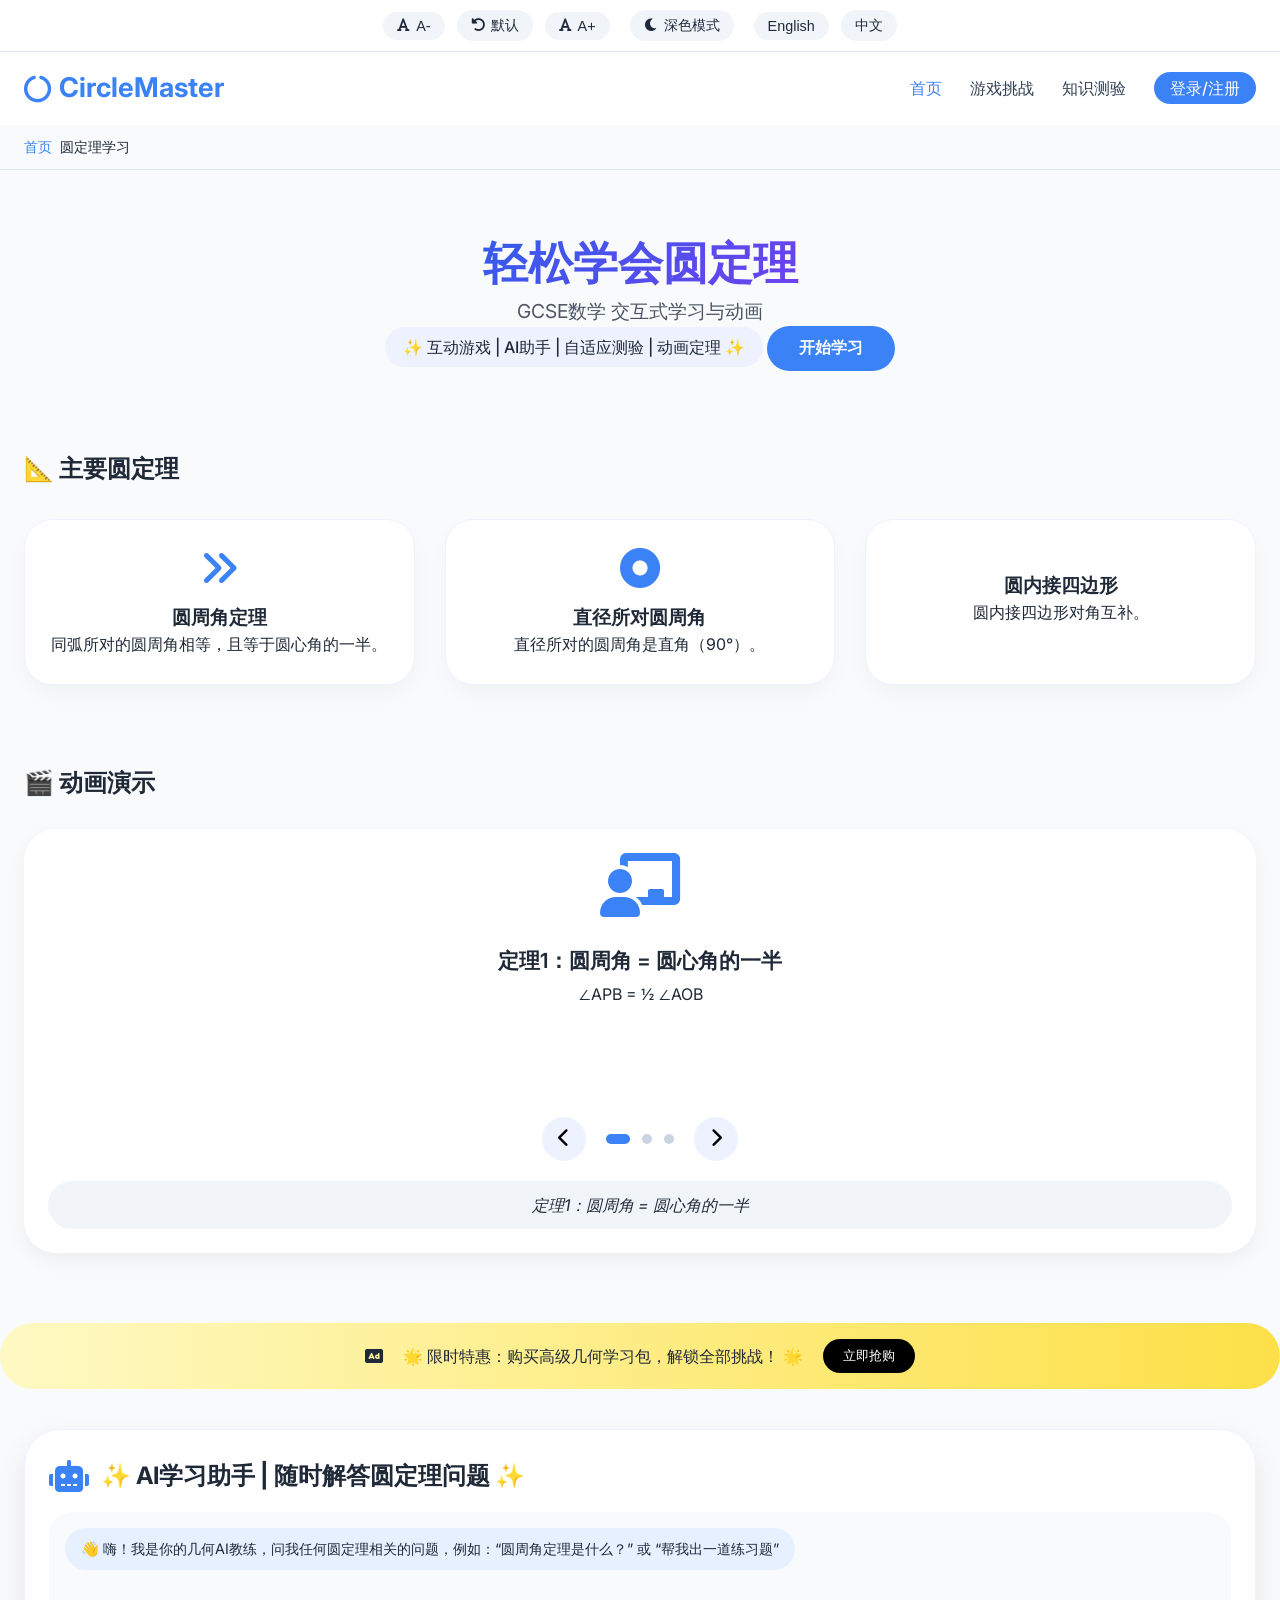
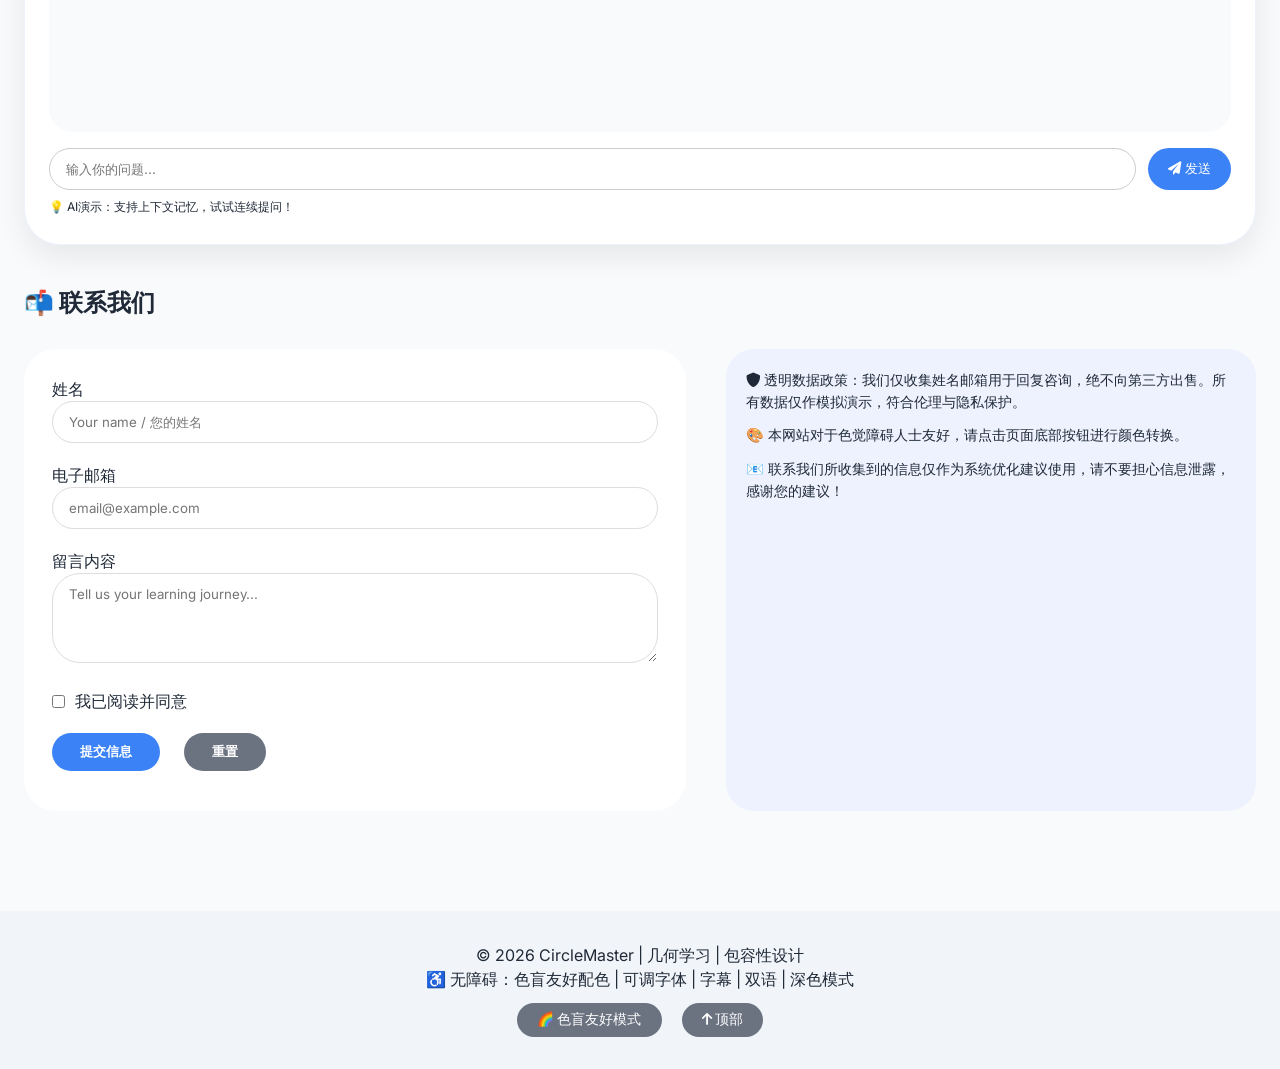
<file: v4/v4index.html>
<!DOCTYPE html>
<html lang="zh-CN">
<head>
    <meta charset="UTF-8">
    <meta name="viewport" content="width=device-width, initial-scale=1.0, viewport-fit=cover">
    <title>CircleMaster | 圆定理交互学习平台 - Version 4</title>
    <!-- 外部 CSS 文件 -->
    <link rel="stylesheet" href="v4style.css">
    <!-- Font Awesome 6 -->
    <link rel="stylesheet" href="https://cdnjs.cloudflare.com/ajax/libs/font-awesome/6.0.0-beta3/css/all.min.css">
    <!-- Google Fonts -->
    <link href="https://fonts.googleapis.com/css2?family=Inter:opsz,wght@14..32,300;14..32,400;14..32,500;14..32,600;14..32,700&display=swap" rel="stylesheet">
</head>
<body>

<!-- 顶部工具栏 -->
<div class="top-toolbar" role="region" aria-label="辅助功能工具条">
    <div class="tool-group">
        <button id="decreaseFont" class="tool-btn" aria-label="减小字体"><i class="fas fa-font"></i> A-</button>
        <button id="resetFont" class="tool-btn" aria-label="重置字体"><i class="fas fa-undo-alt"></i> 默认</button>
        <button id="increaseFont" class="tool-btn" aria-label="增大字体"><i class="fas fa-font"></i> A+</button>
    </div>
    <div class="tool-group">
        <button id="darkModeToggle" class="tool-btn" aria-label="深色模式"><i class="fas fa-moon"></i> 深色模式</button>
    </div>
    <div class="tool-group">
        <button id="langEn" class="tool-btn lang-btn" data-lang="en">English</button>
        <button id="langZh" class="tool-btn lang-btn" data-lang="zh">中文</button>
    </div>
</div>

<header class="site-header">
    <div class="container">
        <div class="logo-container">
            <a href="#" class="logo-link" id="homeLink" aria-label="回到首页">
                <i class="fas fa-circle-notch"></i>
                <span data-i18n="site_name">CircleMaster</span>
            </a>
        </div>
        <nav class="main-nav" aria-label="主菜单">
            <ul>
                <li><a href="#" class="active" data-i18n="nav_home">首页</a></li>
                <li><a href="#" id="gameLinkPlaceholder" data-i18n="nav_game">游戏挑战</a></li>
                <li><a href="#" id="quizLinkPlaceholder" data-i18n="nav_quiz">知识测验</a></li>
                <li><a href="#" id="authBtn" class="auth-btn" data-i18n="login_register">登录/注册</a></li>
            </ul>
        </nav>
    </div>
</header>

<div class="breadcrumb-wrapper">
    <div class="container">
        <ul class="breadcrumb">
            <li><a href="#" data-i18n="home_breadcrumb">首页</a></li>
            <li><span data-i18n="current_breadcrumb">圆定理学习</span></li>
        </ul>
    </div>
</div>

<main>
    <!-- HERO 区：卖点 -->
    <section class="hero">
        <div class="container hero-content">
            <div class="hero-text">
                <h1 data-i18n="hero_title">Learn Circle Theorems Easily</h1>
                <p class="hero-sub" data-i18n="hero_subtitle">GCSE Math Interactive Learning And Animation</p>
                <p class="hero-selling" data-i18n="hero_usp">✨ 互动游戏 | AI智能助手 | 自适应测验 | 动画定理演示 ✨</p>
                <button id="startLearningBtn" class="btn-primary cta-btn" data-i18n="start_btn">开始学习</button>
            </div>
        </div>
    </section>

    <!-- 圆定理核心规则卡片 -->
    <section class="theorems-cards">
        <div class="container">
            <h2 id="theorems-heading" data-i18n="main_theorems_title">📐 主要圆定理</h2>
            <div class="cards-grid">
                <div class="card theorem-card">
                    <div class="card-icon"><i class="fas fa-angles-right"></i></div>
                    <h3 data-i18n="th1_title">圆周角定理</h3>
                    <p data-i18n="th1_desc">同弧所对的圆周角相等，且等于圆心角的一半。</p>
                </div>
                <div class="card theorem-card">
                    <div class="card-icon"><i class="fas fa-circle-dot"></i></div>
                    <h3 data-i18n="th2_title">直径所对圆周角</h3>
                    <p data-i18n="th2_desc">直径所对的圆周角是直角（90°）。</p>
                </div>
                <div class="card theorem-card">
                    <div class="card-icon"><i class="fas fa-chord"></i></div>
                    <h3 data-i18n="th3_title">圆内接四边形</h3>
                    <p data-i18n="th3_desc">圆内接四边形对角互补，外角等于内对角。</p>
                </div>
            </div>
        </div>
    </section>

    <!-- 动画/幻灯片展示圆定理（带字幕） -->
    <section class="watch-learn">
        <div class="container">
            <h2 data-i18n="watch_title">🎬 Watch & Learn | 动画演示</h2>
            <div class="slider-container">
                <div class="slider" id="theoremSlider">
                    <div class="slide active">
                        <div class="slide-graphic"><i class="fas fa-chalkboard-user"></i></div>
                        <div class="slide-caption" data-i18n="slide1_caption">定理1：圆周角 = 圆心角的一半 (同弧)</div>
                        <div class="slide-sub" data-i18n="slide1_detail">∠APB = ½ ∠AOB，点P在圆上同弧AB。</div>
                    </div>
                    <div class="slide">
                        <div class="slide-graphic"><i class="fas fa-chart-line"></i></div>
                        <div class="slide-caption" data-i18n="slide2_caption">定理2：直径所对的圆周角 = 90°</div>
                        <div class="slide-sub" data-i18n="slide2_detail">若AB为直径，则∠ACB = 90°。</div>
                    </div>
                    <div class="slide">
                        <div class="slide-graphic"><i class="fas fa-shapes"></i></div>
                        <div class="slide-caption" data-i18n="slide3_caption">定理3：圆内接四边形对角互补</div>
                        <div class="slide-sub" data-i18n="slide3_detail">∠A + ∠C = 180°, ∠B + ∠D = 180°。</div>
                    </div>
                </div>
                <div class="slider-controls">
                    <button class="slider-btn prev" id="prevSlide"><i class="fas fa-chevron-left"></i></button>
                    <div class="slide-dots" id="slideDots"></div>
                    <button class="slider-btn next" id="nextSlide"><i class="fas fa-chevron-right"></i></button>
                </div>
                <div class="subtitle-track" aria-live="polite">
                    <span id="liveSubtitle" data-i18n="slide1_caption">定理1：圆周角 = 圆心角的一半 (同弧)</span>
                </div>
            </div>
        </div>
    </section>

    <!-- 广告横幅 / 盈利机制 -->
    <div class="ads-banner">
        <div class="container ads-content">
            <i class="fas fa-ad"></i>
            <span data-i18n="ad_text">🌟 限时特惠：购买高级几何学习包，解锁全部挑战！ 🌟</span>
            <button class="ad-btn" data-i18n="ad_btn">立即抢购</button>
        </div>
    </div>

    <!-- AI 聊天机器人（增强版：打字机效果 + 上下文） -->
    <section class="ai-assistant-section">
        <div class="container">
            <div class="ai-chatbot-card" id="aiAssistantCard">
                <div class="ai-header">
                    <i class="fas fa-robot"></i>
                    <span data-i18n="ai_greeting">✨ AI 学习助手 | 随时解答圆定理问题 ✨</span>
                </div>
                <div class="chat-messages-card" id="aiChatMessages">
                    <div class="bot-msg">👋 嗨！我是你的几何AI教练，问我任何圆定理相关的问题，例如：“圆周角定理是什么？” 或 “帮我出一道练习题”</div>
                </div>
                <div class="ai-input-group">
                    <input type="text" id="aiUserInput" placeholder="输入你的问题..." aria-label="向AI提问">
                    <button id="aiSendBtn"><i class="fas fa-paper-plane"></i> 发送</button>
                </div>
                <p class="form-feedback" style="font-size:12px; margin-top:8px;" data-i18n="ai_disclaimer">💡 AI演示：支持上下文记忆，试试连续提问！</p>
            </div>
        </div>
    </section>

    <!-- 联系表单（增强验证与成功提示） -->
    <section class="contact-section">
        <div class="container">
            <h2 data-i18n="contact_title">📬 联系我们</h2>
            <div class="contact-wrapper">
                <form id="contactForm" class="contact-form" novalidate>
                    <div class="form-group">
                        <label for="name" data-i18n="form_name">姓名</label>
                        <input type="text" id="name" placeholder="Your name / 您的姓名" required>
                        <div class="field-error" id="nameError"></div>
                    </div>
                    <div class="form-group">
                        <label for="email" data-i18n="form_email">电子邮箱</label>
                        <input type="email" id="email" placeholder="email@example.com" required>
                        <div class="field-error" id="emailError"></div>
                    </div>
                    <div class="form-group">
                        <label for="message" data-i18n="form_message">留言内容</label>
                        <textarea id="message" rows="4" placeholder="Tell us your learning journey..." required></textarea>
                        <div class="field-error" id="messageError"></div>
                    </div>
                    <div class="form-policy">
                        <input type="checkbox" id="policyConsent" required>
                        <label for="policyConsent" data-i18n="policy_consent">我已阅读并同意<strong data-i18n="policy_link">数据隐私政策</strong>（演示用途）</label>
                        <div class="field-error" id="policyError"></div>
                    </div>
                    <div class="form-buttons">
                        <button type="submit" class="btn-secondary" data-i18n="submit_btn">提交信息</button>
                        <button type="reset" class="btn-reset" data-i18n="reset_btn">重置</button>
                    </div>
                    <p id="formFeedback" class="form-feedback success-message"></p>
                </form>
                <div class="data-transparency" id="dataPolicyBox">
                    <p><i class="fas fa-shield-alt"></i> <span data-i18n="data_policy_text">透明数据政策：我们仅收集姓名邮箱用于回复咨询，绝不向第三方出售。所有数据仅作模拟演示，符合伦理与隐私保护。</span></p>
                    <p><span data-i18n="colorblind_notice">🎨 本网站对于色觉障碍人士友好，请点击页面底部按钮进行颜色转换。</span></p>
                    <p><span data-i18n="contact_opt_notice">📧 联系我们所收集到的信息仅作为系统优化建议使用，请不要担心信息泄露，感谢您的建议！</span></p>
                </div>
            </div>
        </div>
    </section>
</main>

<footer class="site-footer">
    <div class="container">
        <p data-i18n="footer_copyright">© 2026 CircleMaster | 几何交互学习 | 包容性设计 | GCSE圆定理</p>
        <p data-i18n="footer_ethical">♿ 无障碍设计：色盲友好配色 | 可调字体 | 字幕支持 | 中英双语 | 暗色模式</p>
        <div class="footer-buttons">
            <button id="colorblindToggleBtn" class="colorblind-toggle" data-i18n="colorblind_btn">🌈 色盲友好模式 / Colorblind Mode</button>
            <button id="backToTopBtn" class="back-to-top" aria-label="返回顶部"><i class="fas fa-arrow-up"></i> 顶部</button>
        </div>
    </div>
</footer>

<!-- 登录/注册模态框 -->
<div id="authModal" class="modal">
    <div class="modal-content">
        <div class="modal-header">
            <h3 data-i18n="modal_title">账户访问</h3>
            <button class="close-modal" id="closeModalBtn">&times;</button>
        </div>
        <div class="tab-buttons">
            <button class="tab-btn active" data-tab="login" data-i18n="login_tab">登录</button>
            <button class="tab-btn" data-tab="register" data-i18n="register_tab">注册</button>
        </div>
        <div id="loginPane" class="tab-pane active">
            <form id="loginForm" class="auth-form">
                <div class="form-group">
                    <input type="email" id="loginEmail" placeholder="电子邮箱" required>
                </div>
                <div class="form-group">
                    <input type="password" id="loginPassword" placeholder="密码" required>
                </div>
                <button type="submit" class="btn-primary" style="width:100%" data-i18n="login_btn">登录</button>
                <span id="loginError" class="auth-error"></span>
            </form>
        </div>
        <div id="registerPane" class="tab-pane">
            <form id="registerForm" class="auth-form">
                <div class="form-group">
                    <input type="text" id="regName" placeholder="用户名" required>
                </div>
                <div class="form-group">
                    <input type="email" id="regEmail" placeholder="电子邮箱" required>
                </div>
                <div class="form-group">
                    <input type="password" id="regPassword" placeholder="密码 (至少6位)" required>
                </div>
                <div class="form-group">
                    <input type="password" id="regConfirm" placeholder="确认密码" required>
                </div>
                <button type="submit" class="btn-primary" style="width:100%" data-i18n="register_btn">注册新账户</button>
                <span id="registerError" class="auth-error"></span>
            </form>
        </div>
    </div>
</div>

<script src="v4script.js"></script>
</body>
</html>
</file>
<file: style.css>
/* style of version2 */
* {
    margin: 0;
    padding: 0;
    box-sizing: border-box;
}

body {
    font-family: 'Inter', sans-serif;
    background-color: #f9fafc;
    color: #1f2937;
    line-height: 1.5;
    transition: background-color 0.3s, color 0.2s;
}

/* 深色模式 */
body.dark-mode {
    background-color: #121212;
    color: #e5e7eb;
}

body.dark-mode .card,
body.dark-mode .contact-form,
body.dark-mode .slider-container,
body.dark-mode .ads-banner,
body.dark-mode .ai-chatbot-card,
body.dark-mode .modal-content {
    background-color: #1e1e2f;
    color: #e0e0e0;
    border-color: #333;
}

body.dark-mode .site-header,
body.dark-mode .breadcrumb-wrapper,
body.dark-mode footer,
body.dark-mode .top-toolbar {
    background-color: #0a0a0f;
    border-bottom-color: #2d2d3a;
}

/* 色盲友好模式 */
body.colorblind-friendly {
    filter: contrast(1.1) saturate(0.85);
    background-color: #fef7e0;
}
body.colorblind-friendly .card,
body.colorblind-friendly .contact-form,
body.colorblind-friendly .slider-container,
body.colorblind-friendly .ai-chatbot-card {
    background-color: #fff5e0;
    border-color: #d4b87a;
}
body.colorblind-friendly .btn-primary,
body.colorblind-friendly .auth-btn,
body.colorblind-friendly .ai-input-group button {
    background-color: #2c5f8a;
}
body.colorblind-friendly .tool-btn {
    background-color: #e9e2c7;
}
body.dark-mode.colorblind-friendly {
    filter: contrast(1.1) saturate(0.85);
    background-color: #1e1a10;
}
body.dark-mode.colorblind-friendly .card,
body.dark-mode.colorblind-friendly .contact-form,
body.dark-mode.colorblind-friendly .slider-container,
body.dark-mode.colorblind-friendly .ai-chatbot-card {
    background-color: #2a2418;
    border-color: #6b5a3a;
}

.container {
    max-width: 1280px;
    margin: 0 auto;
    padding: 0 24px;
}

/* 顶部工具栏 */
.top-toolbar {
    background: #ffffff;
    border-bottom: 1px solid #e2e8f0;
    padding: 10px 0;
    display: flex;
    justify-content: center;
    align-items: center;
    flex-wrap: wrap;
    gap: 20px;
    transition: background 0.3s;
}
.tool-group {
    display: flex;
    gap: 12px;
    align-items: center;
}
.tool-btn {
    background: #f1f5f9;
    border: none;
    padding: 6px 14px;
    border-radius: 40px;
    font-size: 0.9rem;
    cursor: pointer;
    font-weight: 500;
    transition: all 0.2s;
    display: inline-flex;
    align-items: center;
    gap: 6px;
    color: #1e293b;
}
body.dark-mode .tool-btn {
    background: #2d2d3a;
    color: #e2e8f0;
}
.tool-btn:hover {
    background: #e2e8f0;
    transform: scale(0.97);
}

/* 头部 */
.site-header {
    background: white;
    box-shadow: 0 1px 3px rgba(0,0,0,0.05);
    padding: 16px 0;
    transition: background 0.3s;
}
.site-header .container {
    display: flex;
    justify-content: space-between;
    align-items: center;
    flex-wrap: wrap;
    gap: 20px;
}
.logo-link {
    font-size: 1.7rem;
    font-weight: 700;
    text-decoration: none;
    color: #3b82f6;
    display: flex;
    align-items: center;
    gap: 8px;
}
.main-nav ul {
    display: flex;
    gap: 28px;
    list-style: none;
    align-items: center;
}
.main-nav a {
    text-decoration: none;
    font-weight: 500;
    color: #334155;
    transition: color 0.2s;
}
body.dark-mode .main-nav a {
    color: #cbd5e1;
}
.main-nav a.active,
.main-nav a:hover {
    color: #3b82f6;
}
.auth-btn {
    background: #3b82f6;
    color: white !important;
    padding: 6px 16px;
    border-radius: 40px;
    transition: 0.2s;
}
.auth-btn:hover {
    background: #2563eb;
    transform: translateY(-1px);
}

/* 面包屑 */
.breadcrumb-wrapper {
    background: #f8fafc;
    padding: 12px 0;
    border-bottom: 1px solid #e2e8f0;
}
.breadcrumb {
    display: flex;
    list-style: none;
    gap: 8px;
    font-size: 0.85rem;
}
.breadcrumb a {
    text-decoration: none;
    color: #3b82f6;
}

/* HERO */
.hero {
    padding: 60px 0 40px;
    text-align: center;
}
.hero-content {
    display: flex;
    flex-direction: column;
    align-items: center;
    gap: 20px;
}
.hero-text h1 {
    font-size: 2.8rem;
    background: linear-gradient(135deg, #2563eb, #7c3aed);
    background-clip: text;
    -webkit-background-clip: text;
    color: transparent;
}
.hero-sub {
    font-size: 1.2rem;
    color: #4b5563;
}
.hero-selling {
    font-weight: 500;
    background: #eef2ff;
    display: inline-block;
    padding: 8px 18px;
    border-radius: 40px;
}
.btn-primary {
    background: #3b82f6;
    color: white;
    border: none;
    padding: 12px 32px;
    border-radius: 40px;
    font-weight: 600;
    font-size: 1rem;
    cursor: pointer;
    transition: 0.2s;
}
.btn-primary:hover {
    background: #2563eb;
    transform: translateY(-2px);
}

/* 定理卡片 */
.theorems-cards {
    padding: 40px 0;
}
.cards-grid {
    display: grid;
    grid-template-columns: repeat(auto-fit, minmax(280px, 1fr));
    gap: 30px;
    margin-top: 32px;
}
.card {
    background: white;
    border-radius: 28px;
    padding: 28px 20px;
    box-shadow: 0 10px 25px -5px rgba(0,0,0,0.05);
    text-align: center;
    transition: transform 0.2s, box-shadow 0.2s;
    border: 1px solid #eef2ff;
}
.card:hover {
    transform: translateY(-5px);
    box-shadow: 0 20px 30px -10px rgba(0,0,0,0.1);
}
.card-icon i {
    font-size: 2.5rem;
    color: #3b82f6;
    margin-bottom: 16px;
}

/* 幻灯片 */
.watch-learn {
    padding: 40px 0;
}
.slider-container {
    background: #ffffff;
    border-radius: 32px;
    padding: 24px;
    box-shadow: 0 8px 20px rgba(0,0,0,0.05);
    margin-top: 28px;
}
.slider {
    position: relative;
    min-height: 240px;
}
.slide {
    display: none;
    text-align: center;
    animation: fade 0.4s ease;
}
.slide.active {
    display: block;
}
.slide-graphic i {
    font-size: 4rem;
    color: #3b82f6;
    margin-bottom: 16px;
}
.slide-caption {
    font-size: 1.3rem;
    font-weight: 600;
    margin: 12px 0 6px;
}
.slider-controls {
    display: flex;
    justify-content: center;
    align-items: center;
    gap: 20px;
    margin-top: 24px;
}
.slider-btn {
    background: #eef2ff;
    border: none;
    width: 38px;
    height: 38px;
    border-radius: 50%;
    cursor: pointer;
    font-size: 1rem;
}
.slide-dots {
    display: flex;
    gap: 12px;
}
.dot {
    width: 10px;
    height: 10px;
    border-radius: 50%;
    background: #cbd5e1;
    cursor: pointer;
}
.dot.active {
    background: #3b82f6;
    width: 24px;
    border-radius: 10px;
}
.subtitle-track {
    margin-top: 20px;
    background: #f1f5f9;
    padding: 12px;
    border-radius: 32px;
    text-align: center;
    font-style: italic;
}
@keyframes fade {
    from { opacity: 0; transform: translateX(10px); }
    to { opacity: 1; transform: translateX(0); }
}

/* 广告条 */
.ads-banner {
    background: linear-gradient(90deg, #fef9c3, #fde047);
    padding: 16px 0;
    margin: 30px 0 20px;
    border-radius: 60px;
}
body.dark-mode .ads-banner {
    background: linear-gradient(90deg, #2b2b1f, #5e5a2a);
}
.ads-content {
    display: flex;
    justify-content: center;
    align-items: center;
    gap: 20px;
    flex-wrap: wrap;
}
.ad-btn {
    background: black;
    color: white;
    border: none;
    padding: 8px 20px;
    border-radius: 40px;
    font-weight: 500;
    cursor: pointer;
}

/* AI助手卡片 */
.ai-assistant-section {
    padding: 20px 0 20px;
}
.ai-chatbot-card {
    background: white;
    border-radius: 36px;
    padding: 28px 24px;
    box-shadow: 0 12px 30px rgba(0,0,0,0.08);
    transition: 0.2s;
    border: 1px solid #eef2ff;
}
.ai-header {
    display: flex;
    align-items: center;
    gap: 12px;
    font-size: 1.5rem;
    font-weight: 700;
    margin-bottom: 18px;
}
.ai-header i {
    color: #3b82f6;
    font-size: 2rem;
}
.chat-messages-card {
    background: #f8fafc;
    border-radius: 24px;
    padding: 16px;
    height: 220px;
    overflow-y: auto;
    display: flex;
    flex-direction: column;
    gap: 12px;
    margin-bottom: 16px;
}
.bot-msg,
.user-msg {
    max-width: 85%;
    padding: 10px 16px;
    border-radius: 24px;
    font-size: 0.9rem;
}
.bot-msg {
    background: #e6f0ff;
    align-self: flex-start;
    color: #1e293b;
}
.user-msg {
    background: #3b82f6;
    color: white;
    align-self: flex-end;
}
.ai-input-group {
    display: flex;
    gap: 12px;
}
.ai-input-group input {
    flex: 1;
    padding: 12px 16px;
    border-radius: 60px;
    border: 1px solid #ccc;
    font-family: inherit;
}
.ai-input-group button {
    background: #3b82f6;
    border: none;
    color: white;
    border-radius: 60px;
    padding: 0 20px;
    cursor: pointer;
}

/* 联系表单 */
.contact-section {
    padding: 20px 0 60px;
}
.contact-wrapper {
    display: grid;
    grid-template-columns: 1fr 0.8fr;
    gap: 40px;
    margin-top: 28px;
}
.contact-form {
    background: white;
    padding: 28px;
    border-radius: 32px;
}
.form-group {
    margin-bottom: 20px;
}
.form-group input,
.form-group textarea {
    width: 100%;
    padding: 12px 16px;
    border-radius: 28px;
    border: 1px solid #ddd;
    font-family: inherit;
}
.form-policy {
    display: flex;
    align-items: center;
    gap: 10px;
    margin-bottom: 20px;
}
.btn-secondary {
    background: #3b82f6;
    color: white;
    border: none;
    padding: 10px 28px;
    border-radius: 40px;
    font-weight: 600;
    cursor: pointer;
}
.data-transparency {
    background: #eef2ff;
    padding: 20px;
    border-radius: 28px;
    font-size: 0.9rem;
}
.data-transparency p {
    margin-bottom: 12px;
}
.data-transparency p:last-child {
    margin-bottom: 0;
}

/* 页脚 */
footer {
    background: #f1f5f9;
    padding: 32px 0;
    text-align: center;
    margin-top: 40px;
}
.footer-buttons {
    display: flex;
    justify-content: center;
    gap: 20px;
    margin-top: 12px;
    flex-wrap: wrap;
}
.colorblind-toggle {
    background: #6b7280;
    color: white;
    border: none;
    padding: 8px 20px;
    border-radius: 40px;
    font-size: 0.85rem;
    cursor: pointer;
    transition: 0.2s;
}
.colorblind-toggle:hover {
    background: #4b5563;
    transform: scale(0.98);
}

/* 响应式 */
@media (max-width: 780px) {
    .contact-wrapper {
        grid-template-columns: 1fr;
    }
    .top-toolbar {
        gap: 12px;
    }
    .hero-text h1 {
        font-size: 2rem;
    }
    .container {
        padding: 0 20px;
    }
    .site-header .container {
        flex-direction: column;
    }
}
.form-feedback {
    margin-top: 12px;
    font-size: 0.85rem;
}

/* 模态框 */
.modal {
    display: none;
    position: fixed;
    top: 0;
    left: 0;
    width: 100%;
    height: 100%;
    background-color: rgba(0, 0, 0, 0.6);
    z-index: 1000;
    justify-content: center;
    align-items: center;
    backdrop-filter: blur(4px);
}
.modal.show {
    display: flex;
}
.modal-content {
    background: white;
    border-radius: 32px;
    width: 90%;
    max-width: 450px;
    padding: 28px 24px;
    position: relative;
    animation: modalFadeIn 0.3s ease;
    box-shadow: 0 25px 40px rgba(0,0,0,0.2);
}
body.dark-mode .modal-content {
    background: #1e1e2f;
    color: #e0e0e0;
}
@keyframes modalFadeIn {
    from { opacity: 0; transform: translateY(-30px); }
    to { opacity: 1; transform: translateY(0); }
}
.modal-header {
    display: flex;
    justify-content: space-between;
    align-items: center;
    margin-bottom: 24px;
    border-bottom: 1px solid #e2e8f0;
    padding-bottom: 12px;
}
.modal-header h3 {
    font-size: 1.5rem;
    font-weight: 600;
}
.close-modal {
    background: none;
    border: none;
    font-size: 1.8rem;
    cursor: pointer;
    color: #94a3b8;
    transition: 0.2s;
}
.close-modal:hover {
    color: #ef4444;
}
.tab-buttons {
    display: flex;
    gap: 16px;
    margin-bottom: 24px;
    border-bottom: 1px solid #e2e8f0;
}
.tab-btn {
    background: none;
    border: none;
    padding: 8px 0;
    font-size: 1rem;
    font-weight: 600;
    cursor: pointer;
    color: #64748b;
    transition: 0.2s;
}
.tab-btn.active {
    color: #3b82f6;
    border-bottom: 2px solid #3b82f6;
}
.tab-pane {
    display: none;
}
.tab-pane.active {
    display: block;
}
.auth-form .form-group {
    margin-bottom: 20px;
}
.auth-form input {
    width: 100%;
    padding: 12px 16px;
    border-radius: 28px;
    border: 1px solid #cbd5e1;
    background: #f8fafc;
    transition: 0.2s;
}
body.dark-mode .auth-form input {
    background: #2d2d3a;
    border-color: #4b5563;
    color: white;
}
.auth-form button {
    width: 100%;
    margin-top: 8px;
}
.auth-error {
    color: #ef4444;
    font-size: 0.8rem;
    margin-top: 6px;
    display: block;
}
</file>
<file: v3style.css>
/* ========== 全局重置与基础样式 ========== */
* {
    margin: 0;
    padding: 0;
    box-sizing: border-box;
}

body {
    font-family: 'Inter', sans-serif;
    background-color: #f9fafc;
    color: #1f2937;
    line-height: 1.5;
    transition: background-color 0.3s, color 0.2s;
}

/* 深色模式 */
body.dark-mode {
    background-color: #121212;
    color: #e5e7eb;
}

body.dark-mode .card,
body.dark-mode .contact-form,
body.dark-mode .slider-container,
body.dark-mode .ads-banner,
body.dark-mode .ai-chatbot-card,
body.dark-mode .modal-content {
    background-color: #1e1e2f;
    color: #e0e0e0;
    border-color: #333;
}

body.dark-mode .site-header,
body.dark-mode .breadcrumb-wrapper,
body.dark-mode footer,
body.dark-mode .top-toolbar {
    background-color: #0a0a0f;
    border-bottom-color: #2d2d3a;
}

/* 色盲友好模式 */
body.colorblind-friendly {
    filter: contrast(1.1) saturate(0.85);
    background-color: #fef7e0;
}
body.colorblind-friendly .card,
body.colorblind-friendly .contact-form,
body.colorblind-friendly .slider-container,
body.colorblind-friendly .ai-chatbot-card {
    background-color: #fff5e0;
    border-color: #d4b87a;
}
body.colorblind-friendly .btn-primary,
body.colorblind-friendly .auth-btn,
body.colorblind-friendly .ai-input-group button {
    background-color: #2c5f8a;
}
body.colorblind-friendly .tool-btn {
    background-color: #e9e2c7;
}
body.dark-mode.colorblind-friendly {
    filter: contrast(1.1) saturate(0.85);
    background-color: #1e1a10;
}
body.dark-mode.colorblind-friendly .card,
body.dark-mode.colorblind-friendly .contact-form,
body.dark-mode.colorblind-friendly .slider-container,
body.dark-mode.colorblind-friendly .ai-chatbot-card {
    background-color: #2a2418;
    border-color: #6b5a3a;
}

.container {
    max-width: 1280px;
    margin: 0 auto;
    padding: 0 24px;
}

/* 顶部工具栏 */
.top-toolbar {
    background: #ffffff;
    border-bottom: 1px solid #e2e8f0;
    padding: 10px 0;
    display: flex;
    justify-content: center;
    align-items: center;
    flex-wrap: wrap;
    gap: 20px;
    transition: background 0.3s;
}
.tool-group {
    display: flex;
    gap: 12px;
    align-items: center;
}
.tool-btn {
    background: #f1f5f9;
    border: none;
    padding: 6px 14px;
    border-radius: 40px;
    font-size: 0.9rem;
    cursor: pointer;
    font-weight: 500;
    transition: all 0.2s;
    display: inline-flex;
    align-items: center;
    gap: 6px;
    color: #1e293b;
}
body.dark-mode .tool-btn {
    background: #2d2d3a;
    color: #e2e8f0;
}
.tool-btn:hover {
    background: #e2e8f0;
    transform: scale(0.97);
}

/* 头部 */
.site-header {
    background: white;
    box-shadow: 0 1px 3px rgba(0,0,0,0.05);
    padding: 16px 0;
    transition: background 0.3s;
}
.site-header .container {
    display: flex;
    justify-content: space-between;
    align-items: center;
    flex-wrap: wrap;
    gap: 20px;
}
.logo-link {
    font-size: 1.7rem;
    font-weight: 700;
    text-decoration: none;
    color: #3b82f6;
    display: flex;
    align-items: center;
    gap: 8px;
}
.main-nav ul {
    display: flex;
    gap: 28px;
    list-style: none;
    align-items: center;
}
.main-nav a {
    text-decoration: none;
    font-weight: 500;
    color: #334155;
    transition: color 0.2s;
}
body.dark-mode .main-nav a {
    color: #cbd5e1;
}
.main-nav a.active,
.main-nav a:hover {
    color: #3b82f6;
}
.auth-btn {
    background: #3b82f6;
    color: white !important;
    padding: 6px 16px;
    border-radius: 40px;
    transition: 0.2s;
}
.auth-btn:hover {
    background: #2563eb;
    transform: translateY(-1px);
}

/* 面包屑 */
.breadcrumb-wrapper {
    background: #f8fafc;
    padding: 12px 0;
    border-bottom: 1px solid #e2e8f0;
}
.breadcrumb {
    display: flex;
    list-style: none;
    gap: 8px;
    font-size: 0.85rem;
}
.breadcrumb a {
    text-decoration: none;
    color: #3b82f6;
}

/* HERO */
.hero {
    padding: 60px 0 40px;
    text-align: center;
}
.hero-content {
    display: flex;
    flex-direction: column;
    align-items: center;
    gap: 20px;
}
.hero-text h1 {
    font-size: 2.8rem;
    background: linear-gradient(135deg, #2563eb, #7c3aed);
    background-clip: text;
    -webkit-background-clip: text;
    color: transparent;
}
.hero-sub {
    font-size: 1.2rem;
    color: #4b5563;
}
.hero-selling {
    font-weight: 500;
    background: #eef2ff;
    display: inline-block;
    padding: 8px 18px;
    border-radius: 40px;
}
.btn-primary {
    background: #3b82f6;
    color: white;
    border: none;
    padding: 12px 32px;
    border-radius: 40px;
    font-weight: 600;
    font-size: 1rem;
    cursor: pointer;
    transition: 0.2s;
}
.btn-primary:hover {
    background: #2563eb;
    transform: translateY(-2px);
}

/* 定理卡片 */
.theorems-cards {
    padding: 40px 0;
}
.cards-grid {
    display: grid;
    grid-template-columns: repeat(auto-fit, minmax(280px, 1fr));
    gap: 30px;
    margin-top: 32px;
}
.card {
    background: white;
    border-radius: 28px;
    padding: 28px 20px;
    box-shadow: 0 10px 25px -5px rgba(0,0,0,0.05);
    text-align: center;
    transition: transform 0.2s, box-shadow 0.2s;
    border: 1px solid #eef2ff;
}
.card:hover {
    transform: translateY(-5px);
    box-shadow: 0 20px 30px -10px rgba(0,0,0,0.1);
}
.card-icon i {
    font-size: 2.5rem;
    color: #3b82f6;
    margin-bottom: 16px;
}

/* 幻灯片 */
.watch-learn {
    padding: 40px 0;
}
.slider-container {
    background: #ffffff;
    border-radius: 32px;
    padding: 24px;
    box-shadow: 0 8px 20px rgba(0,0,0,0.05);
    margin-top: 28px;
}
.slider {
    position: relative;
    min-height: 240px;
}
.slide {
    display: none;
    text-align: center;
    animation: fade 0.4s ease;
}
.slide.active {
    display: block;
}
.slide-graphic i {
    font-size: 4rem;
    color: #3b82f6;
    margin-bottom: 16px;
}
.slide-caption {
    font-size: 1.3rem;
    font-weight: 600;
    margin: 12px 0 6px;
}
.slider-controls {
    display: flex;
    justify-content: center;
    align-items: center;
    gap: 20px;
    margin-top: 24px;
}
.slider-btn {
    background: #eef2ff;
    border: none;
    width: 38px;
    height: 38px;
    border-radius: 50%;
    cursor: pointer;
    font-size: 1rem;
}
.slide-dots {
    display: flex;
    gap: 12px;
}
.dot {
    width: 10px;
    height: 10px;
    border-radius: 50%;
    background: #cbd5e1;
    cursor: pointer;
}
.dot.active {
    background: #3b82f6;
    width: 24px;
    border-radius: 10px;
}
.subtitle-track {
    margin-top: 20px;
    background: #f1f5f9;
    padding: 12px;
    border-radius: 32px;
    text-align: center;
    font-style: italic;
}
@keyframes fade {
    from { opacity: 0; transform: translateX(10px); }
    to { opacity: 1; transform: translateX(0); }
}

/* 广告条 */
.ads-banner {
    background: linear-gradient(90deg, #fef9c3, #fde047);
    padding: 16px 0;
    margin: 30px 0 20px;
    border-radius: 60px;
}
body.dark-mode .ads-banner {
    background: linear-gradient(90deg, #2b2b1f, #5e5a2a);
}
.ads-content {
    display: flex;
    justify-content: center;
    align-items: center;
    gap: 20px;
    flex-wrap: wrap;
}
.ad-btn {
    background: black;
    color: white;
    border: none;
    padding: 8px 20px;
    border-radius: 40px;
    font-weight: 500;
    cursor: pointer;
}

/* AI助手卡片 */
.ai-assistant-section {
    padding: 20px 0 20px;
}
.ai-chatbot-card {
    background: white;
    border-radius: 36px;
    padding: 28px 24px;
    box-shadow: 0 12px 30px rgba(0,0,0,0.08);
    transition: 0.2s;
    border: 1px solid #eef2ff;
}
.ai-header {
    display: flex;
    align-items: center;
    gap: 12px;
    font-size: 1.5rem;
    font-weight: 700;
    margin-bottom: 18px;
}
.ai-header i {
    color: #3b82f6;
    font-size: 2rem;
}
.chat-messages-card {
    background: #f8fafc;
    border-radius: 24px;
    padding: 16px;
    height: 220px;
    overflow-y: auto;
    display: flex;
    flex-direction: column;
    gap: 12px;
    margin-bottom: 16px;
}
.bot-msg,
.user-msg {
    max-width: 85%;
    padding: 10px 16px;
    border-radius: 24px;
    font-size: 0.9rem;
}
.bot-msg {
    background: #e6f0ff;
    align-self: flex-start;
    color: #1e293b;
}
.user-msg {
    background: #3b82f6;
    color: white;
    align-self: flex-end;
}
.ai-input-group {
    display: flex;
    gap: 12px;
}
.ai-input-group input {
    flex: 1;
    padding: 12px 16px;
    border-radius: 60px;
    border: 1px solid #ccc;
    font-family: inherit;
}
.ai-input-group button {
    background: #3b82f6;
    border: none;
    color: white;
    border-radius: 60px;
    padding: 0 20px;
    cursor: pointer;
}

/* 联系表单 */
.contact-section {
    padding: 20px 0 60px;
}
.contact-wrapper {
    display: grid;
    grid-template-columns: 1fr 0.8fr;
    gap: 40px;
    margin-top: 28px;
}
.contact-form {
    background: white;
    padding: 28px;
    border-radius: 32px;
}
.form-group {
    margin-bottom: 20px;
    position: relative;
}
.form-group input,
.form-group textarea {
    width: 100%;
    padding: 12px 16px;
    border-radius: 28px;
    border: 1px solid #ddd;
    font-family: inherit;
    transition: border-color 0.2s;
}
.form-group input:focus,
.form-group textarea:focus {
    outline: none;
    border-color: #3b82f6;
}
.field-error {
    color: #ef4444;
    font-size: 0.75rem;
    margin-top: 4px;
    margin-left: 12px;
}
.form-policy {
    display: flex;
    align-items: center;
    gap: 10px;
    margin-bottom: 20px;
    flex-wrap: wrap;
}
.btn-secondary {
    background: #3b82f6;
    color: white;
    border: none;
    padding: 10px 28px;
    border-radius: 40px;
    font-weight: 600;
    cursor: pointer;
}
.success-message {
    color: #10b981;
    font-weight: 500;
    margin-top: 16px;
}
.data-transparency {
    background: #eef2ff;
    padding: 20px;
    border-radius: 28px;
    font-size: 0.9rem;
}
.data-transparency p {
    margin-bottom: 12px;
}
.data-transparency p:last-child {
    margin-bottom: 0;
}

/* 页脚 */
footer {
    background: #f1f5f9;
    padding: 32px 0;
    text-align: center;
    margin-top: 40px;
}
.footer-buttons {
    display: flex;
    justify-content: center;
    gap: 20px;
    margin-top: 12px;
    flex-wrap: wrap;
}
.colorblind-toggle {
    background: #6b7280;
    color: white;
    border: none;
    padding: 8px 20px;
    border-radius: 40px;
    font-size: 0.85rem;
    cursor: pointer;
    transition: 0.2s;
}
.colorblind-toggle:hover {
    background: #4b5563;
    transform: scale(0.98);
}

/* 响应式 - 移动端优化 */
@media (max-width: 780px) {
    .contact-wrapper {
        grid-template-columns: 1fr;
    }
    .top-toolbar {
        gap: 12px;
    }
    .hero-text h1 {
        font-size: 2rem;
    }
    .container {
        padding: 0 20px;
    }
    .site-header .container {
        flex-direction: column;
    }
    .main-nav ul {
        gap: 16px;
        flex-wrap: wrap;
        justify-content: center;
    }
    .card {
        padding: 20px 16px;
    }
    .slider-container {
        padding: 16px;
    }
    .slide-caption {
        font-size: 1rem;
    }
    .ai-chatbot-card {
        padding: 20px;
    }
    .contact-form {
        padding: 20px;
    }
}

/* 模态框 */
.modal {
    display: none;
    position: fixed;
    top: 0;
    left: 0;
    width: 100%;
    height: 100%;
    background-color: rgba(0, 0, 0, 0.6);
    z-index: 1000;
    justify-content: center;
    align-items: center;
    backdrop-filter: blur(4px);
}
.modal.show {
    display: flex;
}
.modal-content {
    background: white;
    border-radius: 32px;
    width: 90%;
    max-width: 450px;
    padding: 28px 24px;
    position: relative;
    animation: modalFadeIn 0.3s ease;
    box-shadow: 0 25px 40px rgba(0,0,0,0.2);
}
body.dark-mode .modal-content {
    background: #1e1e2f;
    color: #e0e0e0;
}
@keyframes modalFadeIn {
    from { opacity: 0; transform: translateY(-30px); }
    to { opacity: 1; transform: translateY(0); }
}
.modal-header {
    display: flex;
    justify-content: space-between;
    align-items: center;
    margin-bottom: 24px;
    border-bottom: 1px solid #e2e8f0;
    padding-bottom: 12px;
}
.modal-header h3 {
    font-size: 1.5rem;
    font-weight: 600;
}
.close-modal {
    background: none;
    border: none;
    font-size: 1.8rem;
    cursor: pointer;
    color: #94a3b8;
    transition: 0.2s;
}
.close-modal:hover {
    color: #ef4444;
}
.tab-buttons {
    display: flex;
    gap: 16px;
    margin-bottom: 24px;
    border-bottom: 1px solid #e2e8f0;
}
.tab-btn {
    background: none;
    border: none;
    padding: 8px 0;
    font-size: 1rem;
    font-weight: 600;
    cursor: pointer;
    color: #64748b;
    transition: 0.2s;
}
.tab-btn.active {
    color: #3b82f6;
    border-bottom: 2px solid #3b82f6;
}
.tab-pane {
    display: none;
}
.tab-pane.active {
    display: block;
}
.auth-form .form-group {
    margin-bottom: 20px;
}
.auth-form input {
    width: 100%;
    padding: 12px 16px;
    border-radius: 28px;
    border: 1px solid #cbd5e1;
    background: #f8fafc;
    transition: 0.2s;
}
body.dark-mode .auth-form input {
    background: #2d2d3a;
    border-color: #4b5563;
    color: white;
}
.auth-form button {
    width: 100%;
    margin-top: 8px;
}
.auth-error {
    color: #ef4444;
    font-size: 0.8rem;
    margin-top: 6px;
    display: block;
}
.form-feedback {
    margin-top: 12px;
    font-size: 0.85rem;
}
</file>
<file: v4/v4style.css>
/* ========== 全局重置与基础样式 ========== */
* {
    margin: 0;
    padding: 0;
    box-sizing: border-box;
}

body {
    font-family: 'Inter', sans-serif;
    background-color: #f9fafc;
    color: #1f2937;
    line-height: 1.5;
    transition: background-color 0.3s, color 0.2s;
    scroll-behavior: smooth;
}

/* 深色模式 */
body.dark-mode {
    background-color: #121212;
    color: #e5e7eb;
}

body.dark-mode .card,
body.dark-mode .contact-form,
body.dark-mode .slider-container,
body.dark-mode .ads-banner,
body.dark-mode .ai-chatbot-card,
body.dark-mode .modal-content {
    background-color: #1e1e2f;
    color: #e0e0e0;
    border-color: #333;
}

body.dark-mode .site-header,
body.dark-mode .breadcrumb-wrapper,
body.dark-mode footer,
body.dark-mode .top-toolbar {
    background-color: #0a0a0f;
    border-bottom-color: #2d2d3a;
}

/* 色盲友好模式 */
body.colorblind-friendly {
    filter: contrast(1.1) saturate(0.85);
    background-color: #fef7e0;
}
body.colorblind-friendly .card,
body.colorblind-friendly .contact-form,
body.colorblind-friendly .slider-container,
body.colorblind-friendly .ai-chatbot-card {
    background-color: #fff5e0;
    border-color: #d4b87a;
}
body.colorblind-friendly .btn-primary,
body.colorblind-friendly .auth-btn,
body.colorblind-friendly .ai-input-group button,
body.colorblind-friendly .btn-secondary,
body.colorblind-friendly .btn-reset {
    background-color: #2c5f8a;
}
body.colorblind-friendly .tool-btn {
    background-color: #e9e2c7;
}
body.dark-mode.colorblind-friendly {
    filter: contrast(1.1) saturate(0.85);
    background-color: #1e1a10;
}
body.dark-mode.colorblind-friendly .card,
body.dark-mode.colorblind-friendly .contact-form,
body.dark-mode.colorblind-friendly .slider-container,
body.dark-mode.colorblind-friendly .ai-chatbot-card {
    background-color: #2a2418;
    border-color: #6b5a3a;
}

.container {
    max-width: 1280px;
    margin: 0 auto;
    padding: 0 24px;
}

/* 顶部工具栏 */
.top-toolbar {
    background: #ffffff;
    border-bottom: 1px solid #e2e8f0;
    padding: 10px 0;
    display: flex;
    justify-content: center;
    align-items: center;
    flex-wrap: wrap;
    gap: 20px;
    transition: background 0.3s;
}
.tool-group {
    display: flex;
    gap: 12px;
    align-items: center;
}
.tool-btn {
    background: #f1f5f9;
    border: none;
    padding: 6px 14px;
    border-radius: 40px;
    font-size: 0.9rem;
    cursor: pointer;
    font-weight: 500;
    transition: all 0.2s;
    display: inline-flex;
    align-items: center;
    gap: 6px;
    color: #1e293b;
}
body.dark-mode .tool-btn {
    background: #2d2d3a;
    color: #e2e8f0;
}
.tool-btn:hover,
.tool-btn:focus {
    background: #e2e8f0;
    transform: scale(0.97);
    outline: 2px solid #3b82f6;
    outline-offset: 2px;
}

/* 头部 */
.site-header {
    background: white;
    box-shadow: 0 1px 3px rgba(0,0,0,0.05);
    padding: 16px 0;
    transition: background 0.3s;
}
.site-header .container {
    display: flex;
    justify-content: space-between;
    align-items: center;
    flex-wrap: wrap;
    gap: 20px;
}
.logo-link {
    font-size: 1.7rem;
    font-weight: 700;
    text-decoration: none;
    color: #3b82f6;
    display: flex;
    align-items: center;
    gap: 8px;
}
.logo-link:hover {
    opacity: 0.8;
}
.main-nav ul {
    display: flex;
    gap: 28px;
    list-style: none;
    align-items: center;
}
.main-nav a {
    text-decoration: none;
    font-weight: 500;
    color: #334155;
    transition: color 0.2s;
}
body.dark-mode .main-nav a {
    color: #cbd5e1;
}
.main-nav a.active,
.main-nav a:hover {
    color: #3b82f6;
}
.auth-btn {
    background: #3b82f6;
    color: white !important;
    padding: 6px 16px;
    border-radius: 40px;
    transition: 0.2s;
}
.auth-btn:hover {
    background: #2563eb;
    transform: translateY(-1px);
}

/* 面包屑 */
.breadcrumb-wrapper {
    background: #f8fafc;
    padding: 12px 0;
    border-bottom: 1px solid #e2e8f0;
}
.breadcrumb {
    display: flex;
    list-style: none;
    gap: 8px;
    font-size: 0.85rem;
}
.breadcrumb a {
    text-decoration: none;
    color: #3b82f6;
}

/* HERO */
.hero {
    padding: 60px 0 40px;
    text-align: center;
}
.hero-content {
    display: flex;
    flex-direction: column;
    align-items: center;
    gap: 20px;
}
.hero-text h1 {
    font-size: 2.8rem;
    background: linear-gradient(135deg, #2563eb, #7c3aed);
    background-clip: text;
    -webkit-background-clip: text;
    color: transparent;
}
.hero-sub {
    font-size: 1.2rem;
    color: #4b5563;
}
.hero-selling {
    font-weight: 500;
    background: #eef2ff;
    display: inline-block;
    padding: 8px 18px;
    border-radius: 40px;
}
.btn-primary {
    background: #3b82f6;
    color: white;
    border: none;
    padding: 12px 32px;
    border-radius: 40px;
    font-weight: 600;
    font-size: 1rem;
    cursor: pointer;
    transition: 0.2s;
}
.btn-primary:hover,
.btn-primary:focus {
    background: #2563eb;
    transform: translateY(-2px);
    outline: 2px solid #93c5fd;
}

/* 定理卡片 */
.theorems-cards {
    padding: 40px 0;
}
.cards-grid {
    display: grid;
    grid-template-columns: repeat(auto-fit, minmax(280px, 1fr));
    gap: 30px;
    margin-top: 32px;
}
.card {
    background: white;
    border-radius: 28px;
    padding: 28px 20px;
    box-shadow: 0 10px 25px -5px rgba(0,0,0,0.05);
    text-align: center;
    transition: transform 0.2s, box-shadow 0.2s;
    border: 1px solid #eef2ff;
}
.card:hover {
    transform: translateY(-5px);
    box-shadow: 0 20px 30px -10px rgba(0,0,0,0.1);
}
.card-icon i {
    font-size: 2.5rem;
    color: #3b82f6;
    margin-bottom: 16px;
}

/* 幻灯片 */
.watch-learn {
    padding: 40px 0;
}
.slider-container {
    background: #ffffff;
    border-radius: 32px;
    padding: 24px;
    box-shadow: 0 8px 20px rgba(0,0,0,0.05);
    margin-top: 28px;
}
.slider {
    position: relative;
    min-height: 240px;
}
.slide {
    display: none;
    text-align: center;
    animation: fade 0.4s ease;
}
.slide.active {
    display: block;
}
.slide-graphic i {
    font-size: 4rem;
    color: #3b82f6;
    margin-bottom: 16px;
}
.slide-caption {
    font-size: 1.3rem;
    font-weight: 600;
    margin: 12px 0 6px;
}
.slider-controls {
    display: flex;
    justify-content: center;
    align-items: center;
    gap: 20px;
    margin-top: 24px;
}
.slider-btn {
    background: #eef2ff;
    border: none;
    width: 44px;
    height: 44px;
    border-radius: 50%;
    cursor: pointer;
    font-size: 1.2rem;
    transition: background 0.2s;
}
.slider-btn:hover,
.slider-btn:focus {
    background: #d9e2ef;
    outline: 2px solid #3b82f6;
}
.slide-dots {
    display: flex;
    gap: 12px;
}
.dot {
    width: 10px;
    height: 10px;
    border-radius: 50%;
    background: #cbd5e1;
    cursor: pointer;
    transition: all 0.2s;
}
.dot.active {
    background: #3b82f6;
    width: 24px;
    border-radius: 10px;
}
.subtitle-track {
    margin-top: 20px;
    background: #f1f5f9;
    padding: 12px;
    border-radius: 32px;
    text-align: center;
    font-style: italic;
}
@keyframes fade {
    from { opacity: 0; transform: translateX(10px); }
    to { opacity: 1; transform: translateX(0); }
}

/* 广告条 */
.ads-banner {
    background: linear-gradient(90deg, #fef9c3, #fde047);
    padding: 16px 0;
    margin: 30px 0 20px;
    border-radius: 60px;
}
body.dark-mode .ads-banner {
    background: linear-gradient(90deg, #2b2b1f, #5e5a2a);
}
.ads-content {
    display: flex;
    justify-content: center;
    align-items: center;
    gap: 20px;
    flex-wrap: wrap;
}
.ad-btn {
    background: black;
    color: white;
    border: none;
    padding: 8px 20px;
    border-radius: 40px;
    font-weight: 500;
    cursor: pointer;
}
.ad-btn:hover {
    opacity: 0.8;
}

/* AI助手卡片 */
.ai-assistant-section {
    padding: 20px 0 20px;
}
.ai-chatbot-card {
    background: white;
    border-radius: 36px;
    padding: 28px 24px;
    box-shadow: 0 12px 30px rgba(0,0,0,0.08);
    transition: 0.2s;
    border: 1px solid #eef2ff;
}
.ai-header {
    display: flex;
    align-items: center;
    gap: 12px;
    font-size: 1.5rem;
    font-weight: 700;
    margin-bottom: 18px;
}
.ai-header i {
    color: #3b82f6;
    font-size: 2rem;
}
.chat-messages-card {
    background: #f8fafc;
    border-radius: 24px;
    padding: 16px;
    height: 220px;
    overflow-y: auto;
    display: flex;
    flex-direction: column;
    gap: 12px;
    margin-bottom: 16px;
}
.bot-msg,
.user-msg {
    max-width: 85%;
    padding: 10px 16px;
    border-radius: 24px;
    font-size: 0.9rem;
}
.bot-msg {
    background: #e6f0ff;
    align-self: flex-start;
    color: #1e293b;
}
.user-msg {
    background: #3b82f6;
    color: white;
    align-self: flex-end;
}
.ai-input-group {
    display: flex;
    gap: 12px;
}
.ai-input-group input {
    flex: 1;
    padding: 12px 16px;
    border-radius: 60px;
    border: 1px solid #ccc;
    font-family: inherit;
}
.ai-input-group button {
    background: #3b82f6;
    border: none;
    color: white;
    border-radius: 60px;
    padding: 0 20px;
    cursor: pointer;
}
.ai-input-group button:hover {
    background: #2563eb;
}

/* 联系表单 */
.contact-section {
    padding: 20px 0 60px;
}
.contact-wrapper {
    display: grid;
    grid-template-columns: 1fr 0.8fr;
    gap: 40px;
    margin-top: 28px;
}
.contact-form {
    background: white;
    padding: 28px;
    border-radius: 32px;
}
.form-group {
    margin-bottom: 20px;
    position: relative;
}
.form-group input,
.form-group textarea {
    width: 100%;
    padding: 12px 16px;
    border-radius: 28px;
    border: 1px solid #ddd;
    font-family: inherit;
    transition: border-color 0.2s;
}
.form-group input:focus,
.form-group textarea:focus {
    outline: none;
    border-color: #3b82f6;
}
.field-error {
    color: #ef4444;
    font-size: 0.75rem;
    margin-top: 4px;
    margin-left: 12px;
}
.form-policy {
    display: flex;
    align-items: center;
    gap: 10px;
    margin-bottom: 20px;
    flex-wrap: wrap;
}
.btn-secondary {
    background: #3b82f6;
    color: white;
    border: none;
    padding: 10px 28px;
    border-radius: 40px;
    font-weight: 600;
    cursor: pointer;
}
.btn-reset {
    background: #6b7280;
    color: white;
    border: none;
    padding: 10px 28px;
    border-radius: 40px;
    font-weight: 600;
    cursor: pointer;
    margin-left: 12px;
}
.btn-reset:hover {
    background: #4b5563;
}
.form-buttons {
    display: flex;
    gap: 12px;
    flex-wrap: wrap;
}
.success-message {
    color: #10b981;
    font-weight: 500;
    margin-top: 16px;
}
.data-transparency {
    background: #eef2ff;
    padding: 20px;
    border-radius: 28px;
    font-size: 0.9rem;
}
.data-transparency p {
    margin-bottom: 12px;
}
.data-transparency p:last-child {
    margin-bottom: 0;
}

/* 页脚 */
footer {
    background: #f1f5f9;
    padding: 32px 0;
    text-align: center;
    margin-top: 40px;
}
.footer-buttons {
    display: flex;
    justify-content: center;
    gap: 20px;
    margin-top: 12px;
    flex-wrap: wrap;
}
.colorblind-toggle,
.back-to-top {
    background: #6b7280;
    color: white;
    border: none;
    padding: 8px 20px;
    border-radius: 40px;
    font-size: 0.85rem;
    cursor: pointer;
    transition: 0.2s;
}
.colorblind-toggle:hover,
.back-to-top:hover {
    background: #4b5563;
    transform: scale(0.98);
}

/* 响应式 - 移动端优化 */
@media (max-width: 780px) {
    .contact-wrapper {
        grid-template-columns: 1fr;
    }
    .top-toolbar {
        gap: 12px;
    }
    .hero-text h1 {
        font-size: 2rem;
    }
    .container {
        padding: 0 20px;
    }
    .site-header .container {
        flex-direction: column;
    }
    .main-nav ul {
        gap: 16px;
        flex-wrap: wrap;
        justify-content: center;
    }
    .card {
        padding: 20px 16px;
    }
    .slider-container {
        padding: 16px;
    }
    .slide-caption {
        font-size: 1rem;
    }
    .ai-chatbot-card {
        padding: 20px;
    }
    .contact-form {
        padding: 20px;
    }
    .slider-btn {
        width: 36px;
        height: 36px;
        font-size: 1rem;
    }
    .form-buttons {
        flex-direction: column;
        gap: 10px;
    }
    .btn-reset {
        margin-left: 0;
    }
}

/* 模态框 */
.modal {
    display: none;
    position: fixed;
    top: 0;
    left: 0;
    width: 100%;
    height: 100%;
    background-color: rgba(0, 0, 0, 0.6);
    z-index: 1000;
    justify-content: center;
    align-items: center;
    backdrop-filter: blur(4px);
}
.modal.show {
    display: flex;
}
.modal-content {
    background: white;
    border-radius: 32px;
    width: 90%;
    max-width: 450px;
    padding: 28px 24px;
    position: relative;
    animation: modalFadeIn 0.3s ease;
    box-shadow: 0 25px 40px rgba(0,0,0,0.2);
}
body.dark-mode .modal-content {
    background: #1e1e2f;
    color: #e0e0e0;
}
@keyframes modalFadeIn {
    from { opacity: 0; transform: translateY(-30px); }
    to { opacity: 1; transform: translateY(0); }
}
.modal-header {
    display: flex;
    justify-content: space-between;
    align-items: center;
    margin-bottom: 24px;
    border-bottom: 1px solid #e2e8f0;
    padding-bottom: 12px;
}
.modal-header h3 {
    font-size: 1.5rem;
    font-weight: 600;
}
.close-modal {
    background: none;
    border: none;
    font-size: 1.8rem;
    cursor: pointer;
    color: #94a3b8;
    transition: 0.2s;
}
.close-modal:hover {
    color: #ef4444;
}
.tab-buttons {
    display: flex;
    gap: 16px;
    margin-bottom: 24px;
    border-bottom: 1px solid #e2e8f0;
}
.tab-btn {
    background: none;
    border: none;
    padding: 8px 0;
    font-size: 1rem;
    font-weight: 600;
    cursor: pointer;
    color: #64748b;
    transition: 0.2s;
}
.tab-btn.active {
    color: #3b82f6;
    border-bottom: 2px solid #3b82f6;
}
.tab-pane {
    display: none;
}
.tab-pane.active {
    display: block;
}
.auth-form .form-group {
    margin-bottom: 20px;
}
.auth-form input {
    width: 100%;
    padding: 12px 16px;
    border-radius: 28px;
    border: 1px solid #cbd5e1;
    background: #f8fafc;
    transition: 0.2s;
}
body.dark-mode .auth-form input {
    background: #2d2d3a;
    border-color: #4b5563;
    color: white;
}
.auth-form button {
    width: 100%;
    margin-top: 8px;
}
.auth-error {
    color: #ef4444;
    font-size: 0.8rem;
    margin-top: 6px;
    display: block;
}
.form-feedback {
    margin-top: 12px;
    font-size: 0.85rem;
}
</file>
